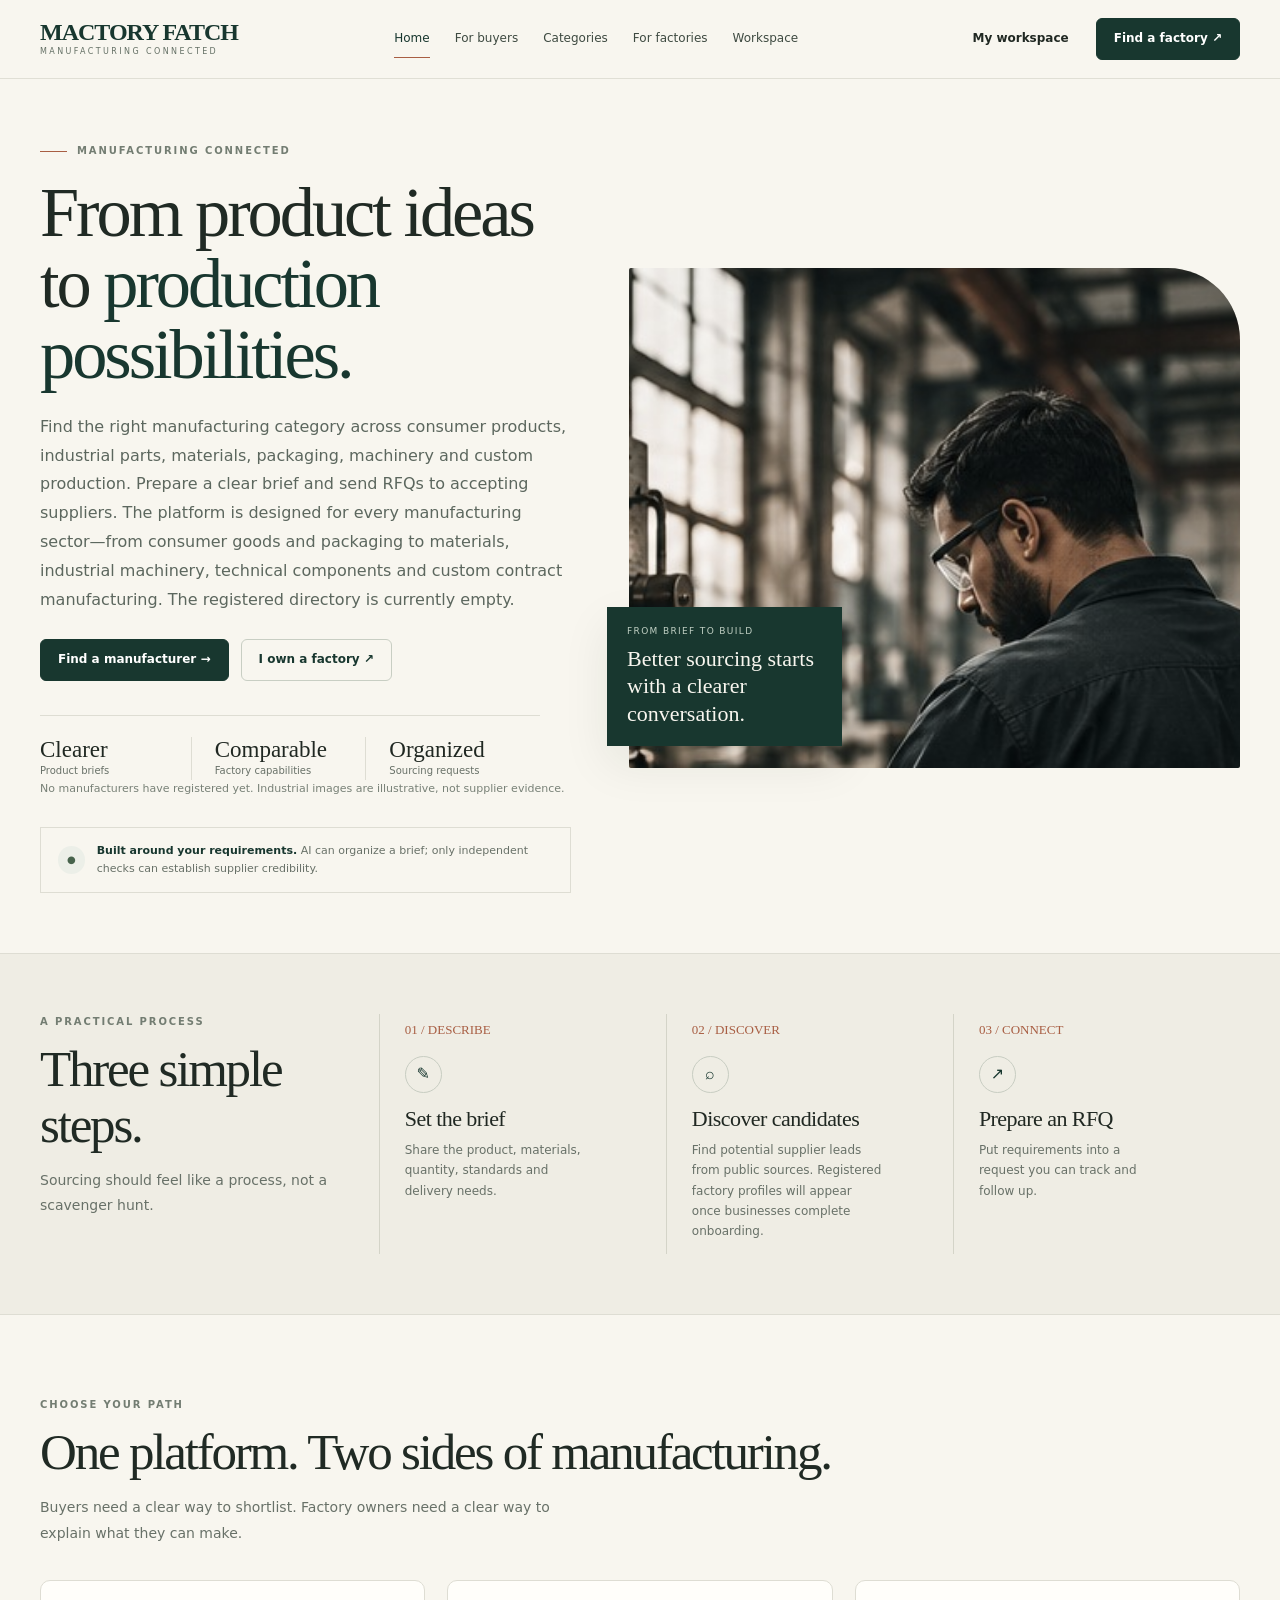
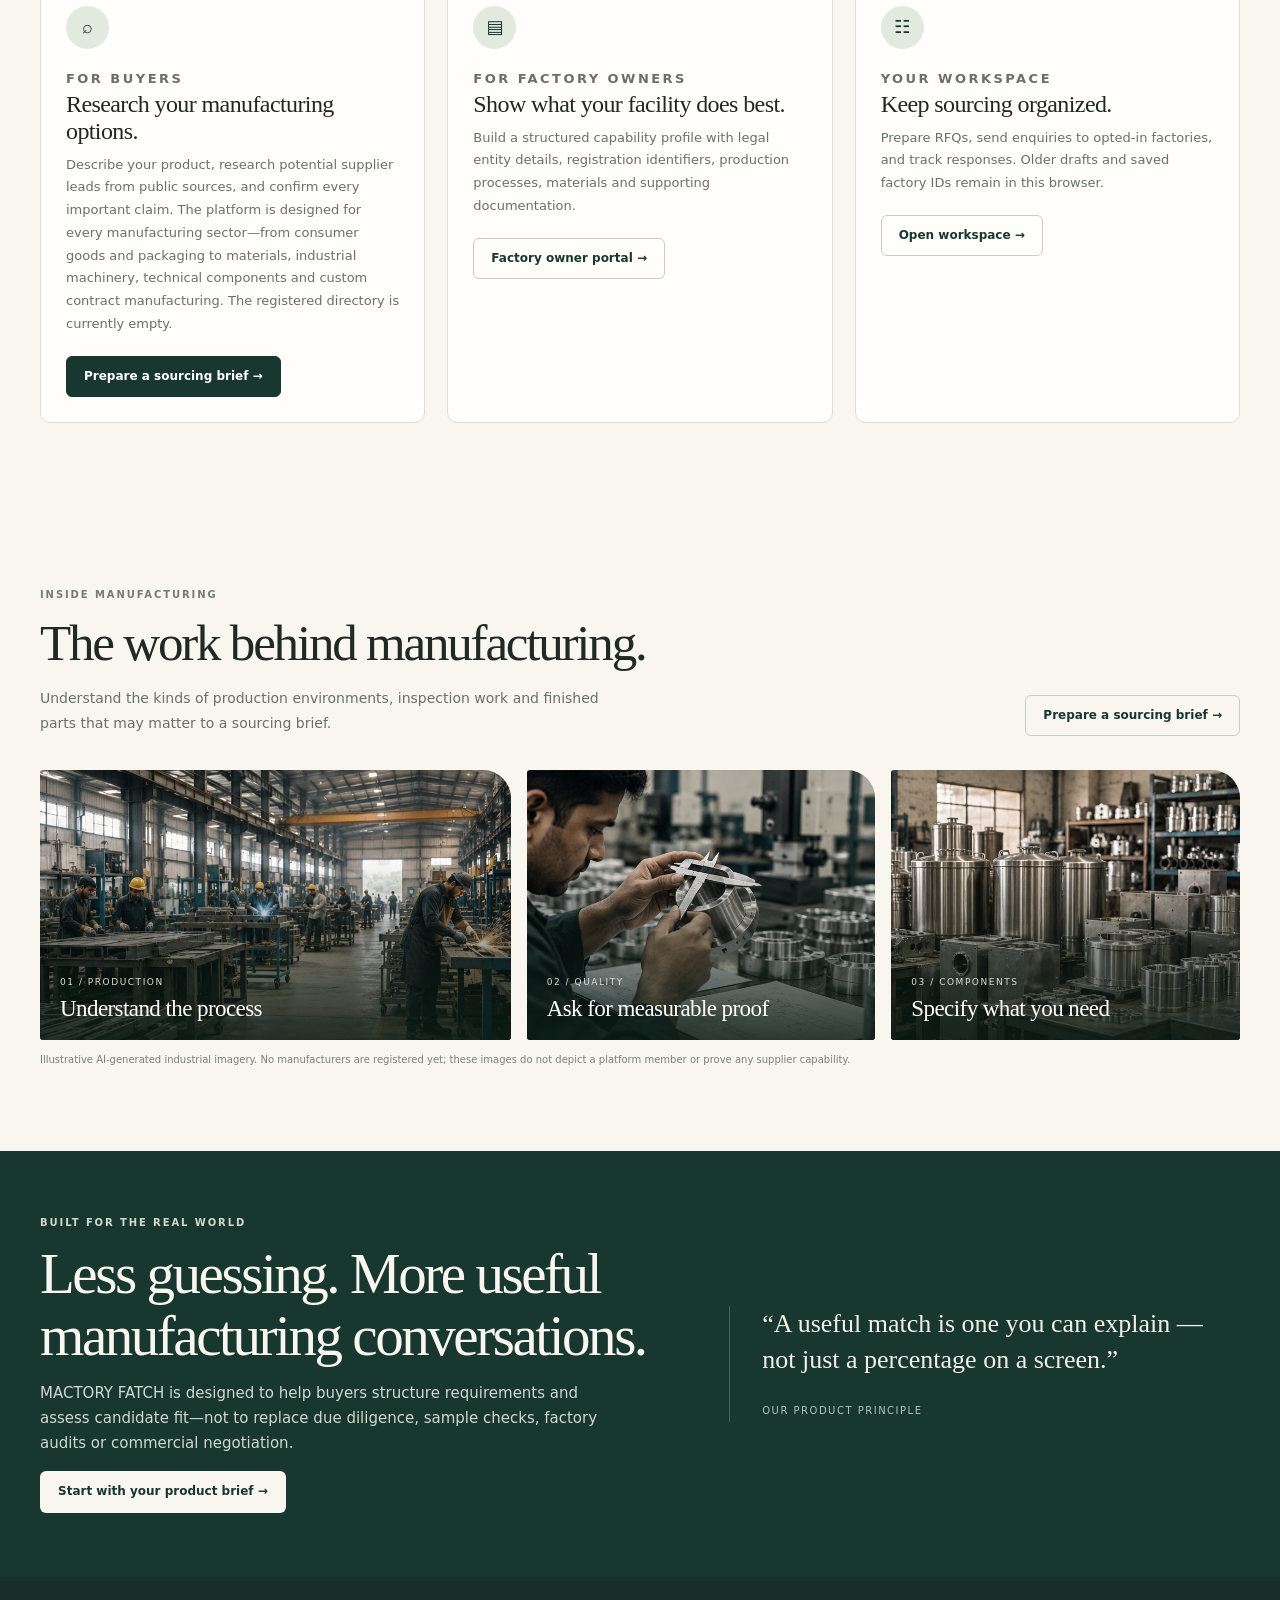
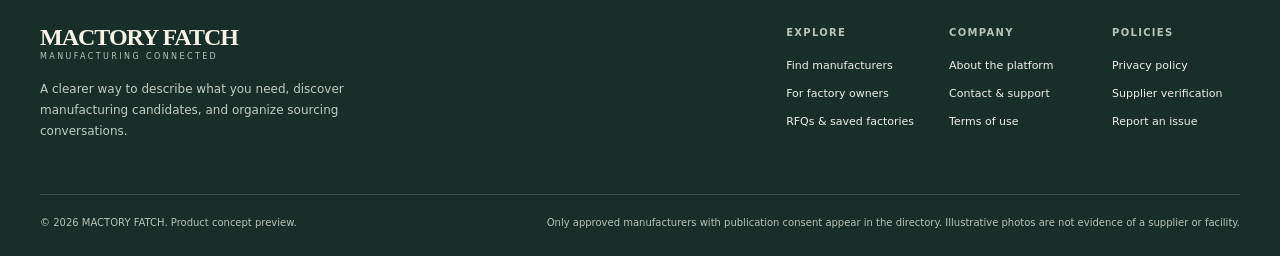
<file: index.html>
<!doctype html><html lang="en"><head><meta charset="utf-8"><meta name="viewport" content="width=device-width,initial-scale=1"><meta name="theme-color" content="#18372f"><meta name="description" content="Discover manufacturing candidates and organize product sourcing with MACTORY FATCH."><link rel="icon" href="assets/favicon.svg" type="image/svg+xml"><link rel="stylesheet" href="assets/site.css"><title>Manufacturing, connected | MACTORY FATCH</title><link rel="canonical" href="https://mactoryfatch.com/"><meta property="og:url" content="https://mactoryfatch.com/"><meta property="og:site_name" content="MACTORY FATCH"><meta property="og:type" content="website"><script type="application/ld+json">{"@context":"https://schema.org","@type":"Organization","name":"MACTORY FATCH","url":"https://mactoryfatch.com","description":"A manufacturing discovery and sourcing platform connecting businesses with manufacturing capabilities."}</script><meta property="og:title" content="Manufacturing, connected | MACTORY FATCH"><meta property="og:description" content="Discover manufacturing candidates and organize product sourcing with MACTORY FATCH."></head><body data-page="home"><header class="site-header"><div class="container nav-wrap"><a class="brand" href="index.html" aria-label="MACTORY FATCH home"><span class="brand-name">MACTORY FATCH</span><span class="brand-tag">Manufacturing connected</span></a><nav class="nav-links" aria-label="Main navigation"><a href="index.html" aria-current="page">Home</a><a href="/customer">For buyers</a><a href="/categories">Categories</a><a href="/factoryowner">For factories</a><a href="workspace.html">Workspace</a></nav><div class="nav-actions"><a class="button button-quiet workspace-link" href="workspace.html">My workspace</a><a class="button button-primary" href="buyers.html">Find a factory ↗</a></div><button class="menu-toggle" id="menuToggle" aria-label="Open navigation" aria-expanded="false">☰</button></div><nav class="mobile-menu" id="mobileMenu" aria-label="Mobile navigation"><a href="index.html" aria-current="page">Home</a><a href="/customer">For buyers</a><a href="/categories">Categories</a><a href="/factoryowner">For factories</a><a href="workspace.html">Workspace</a><a class="button button-primary" href="buyers.html">Find a factory ↗</a></nav></header><main><section class="hero"><div class="container hero-grid"><div><p class="eyebrow">Manufacturing connected</p><h1>From product ideas to <em>production possibilities.</em></h1><p class="lead">Find the right manufacturing category across consumer products, industrial parts, materials, packaging, machinery and custom production. Prepare a clear brief and send RFQs to accepting suppliers. The platform is designed for every manufacturing sector—from consumer goods and packaging to materials, industrial machinery, technical components and custom contract manufacturing. The registered directory is currently empty.</p><div class="hero-actions"><a class="button button-primary" href="buyers.html">Find a manufacturer →</a><a class="button button-outline" href="manufacturers.html">I own a factory ↗</a></div><div class="stats"><div class="stat"><strong>Clearer</strong><span>Product briefs</span></div><div class="stat"><strong>Comparable</strong><span>Factory capabilities</span></div><div class="stat"><strong>Organized</strong><span>Sourcing requests</span></div></div><p class="hero-footnote">No manufacturers have registered yet. Industrial images are illustrative, not supplier evidence.</p><div class="hero-strip"><span class="pill">●</span><span><b>Built around your requirements.</b> AI can organize a brief; only independent checks can establish supplier credibility.</span></div></div><div class="hero-visual"><img class="hero-photo" src="assets/hero-factory.jpg" alt="Worker at machinery inside an industrial workshop" loading="eager"><div class="photo-caption"><small>From brief to build</small><strong>Better sourcing starts with a clearer conversation.</strong></div></div></div></section>
<section class="section-tight how-section"><div class="container how-grid"><div class="how-intro"><p class="section-kicker">A practical process</p><h2>Three simple steps.</h2><p class="section-intro">Sourcing should feel like a process, not a scavenger hunt.</p></div><div class="how-step"><div class="step-no">01 / DESCRIBE</div><div class="step-icon">✎</div><h3>Set the brief</h3><p>Share the product, materials, quantity, standards and delivery needs.</p></div><div class="how-step"><div class="step-no">02 / DISCOVER</div><div class="step-icon">⌕</div><h3>Discover candidates</h3><p>Find potential supplier leads from public sources. Registered factory profiles will appear once businesses complete onboarding.</p></div><div class="how-step"><div class="step-no">03 / CONNECT</div><div class="step-icon">↗</div><h3>Prepare an RFQ</h3><p>Put requirements into a request you can track and follow up.</p></div></div></section>
<section class="section"><div class="container"><div class="section-head"><div><p class="section-kicker">Choose your path</p><h2>One platform. Two sides of manufacturing.</h2><p class="section-intro">Buyers need a clear way to shortlist. Factory owners need a clear way to explain what they can make.</p></div></div><div class="card-grid"><article class="feature-card"><div class="feature-icon">⌕</div><p class="section-kicker">For buyers</p><h3>Research your manufacturing options.</h3><p>Describe your product, research potential supplier leads from public sources, and confirm every important claim. The platform is designed for every manufacturing sector—from consumer goods and packaging to materials, industrial machinery, technical components and custom contract manufacturing. The registered directory is currently empty.</p><p style="margin-top:20px"><a class="button button-primary" href="buyers.html">Prepare a sourcing brief →</a></p></article><article class="feature-card"><div class="feature-icon">▤</div><p class="section-kicker">For factory owners</p><h3>Show what your facility does best.</h3><p>Build a structured capability profile with legal entity details, registration identifiers, production processes, materials and supporting documentation.</p><p style="margin-top:20px"><a class="button button-outline" href="manufacturers.html">Factory owner portal →</a></p></article><article class="feature-card"><div class="feature-icon">☷</div><p class="section-kicker">Your workspace</p><h3>Keep sourcing organized.</h3><p>Prepare RFQs, send enquiries to opted-in factories, and track responses. Older drafts and saved factory IDs remain in this browser.</p><p style="margin-top:20px"><a class="button button-outline" href="workspace.html">Open workspace →</a></p></article></div></div></section>
<section class="section photo-section" aria-labelledby="photoStoryTitle"><div class="container"><div class="section-head"><div><p class="section-kicker">Inside manufacturing</p><h2 id="photoStoryTitle">The work behind manufacturing.</h2><p class="section-intro">Understand the kinds of production environments, inspection work and finished parts that may matter to a sourcing brief.</p></div><a class="button button-outline" href="buyers.html">Prepare a sourcing brief →</a></div><div class="photo-story-grid"><figure class="photo-story-card photo-story-card-large"><img src="assets/factory-floor.jpg" alt="Illustrative view across a busy industrial production floor" loading="lazy"><figcaption><span>01 / Production</span><strong>Understand the process</strong></figcaption></figure><figure class="photo-story-card"><img src="assets/factory-quality.jpg" alt="Illustrative close-up of precision measurement during quality inspection" loading="lazy"><figcaption><span>02 / Quality</span><strong>Ask for measurable proof</strong></figcaption></figure><figure class="photo-story-card"><img src="assets/factory-products.jpg" alt="Illustrative stainless-steel components and manufactured products" loading="lazy"><figcaption><span>03 / Components</span><strong>Specify what you need</strong></figcaption></figure></div><p class="photo-disclaimer">Illustrative AI-generated industrial imagery. No manufacturers are registered yet; these images do not depict a platform member or prove any supplier capability.</p></div></section>
<section class="quote-banner"><div class="container quote-grid"><div><p class="section-kicker">Built for the real world</p><h2>Less guessing. More useful manufacturing conversations.</h2><p>MACTORY FATCH is designed to help buyers structure requirements and assess candidate fit—not to replace due diligence, sample checks, factory audits or commercial negotiation.</p><a class="button" style="background:#f8f6ef;color:#18372f" href="buyers.html">Start with your product brief →</a></div><div class="quote-side"><blockquote>“A useful match is one you can explain — not just a percentage on a screen.”</blockquote><small>Our product principle</small></div></div></section></main><footer class="site-footer"><div class="container"><div class="footer-top"><div class="footer-brand"><a class="brand" href="index.html"><span class="brand-name">MACTORY FATCH</span><span class="brand-tag">Manufacturing connected</span></a><p class="footer-description">A clearer way to describe what you need, discover manufacturing candidates, and organize sourcing conversations.</p></div><div class="footer-links"><div class="footer-col"><strong>Explore</strong><a href="buyers.html">Find manufacturers</a><a href="manufacturers.html">For factory owners</a><a href="workspace.html">RFQs & saved factories</a></div><div class="footer-col"><strong>Company</strong><a href="about.html">About the platform</a><a href="contact.html">Contact & support</a><a href="terms.html">Terms of use</a></div><div class="footer-col"><strong>Policies</strong><a href="privacy.html">Privacy policy</a><a href="manufacturers.html#verification">Supplier verification</a><a href="contact.html#report">Report an issue</a></div></div></div><div class="footer-bottom"><span>© <span data-year></span> MACTORY FATCH. Product concept preview.</span><span>Only approved manufacturers with publication consent appear in the directory. Illustrative photos are not evidence of a supplier or facility.</span></div></div></footer><div class="toast" id="toast" role="status" aria-live="polite"></div><script src="assets/app.js" defer></script></body></html>
</file>
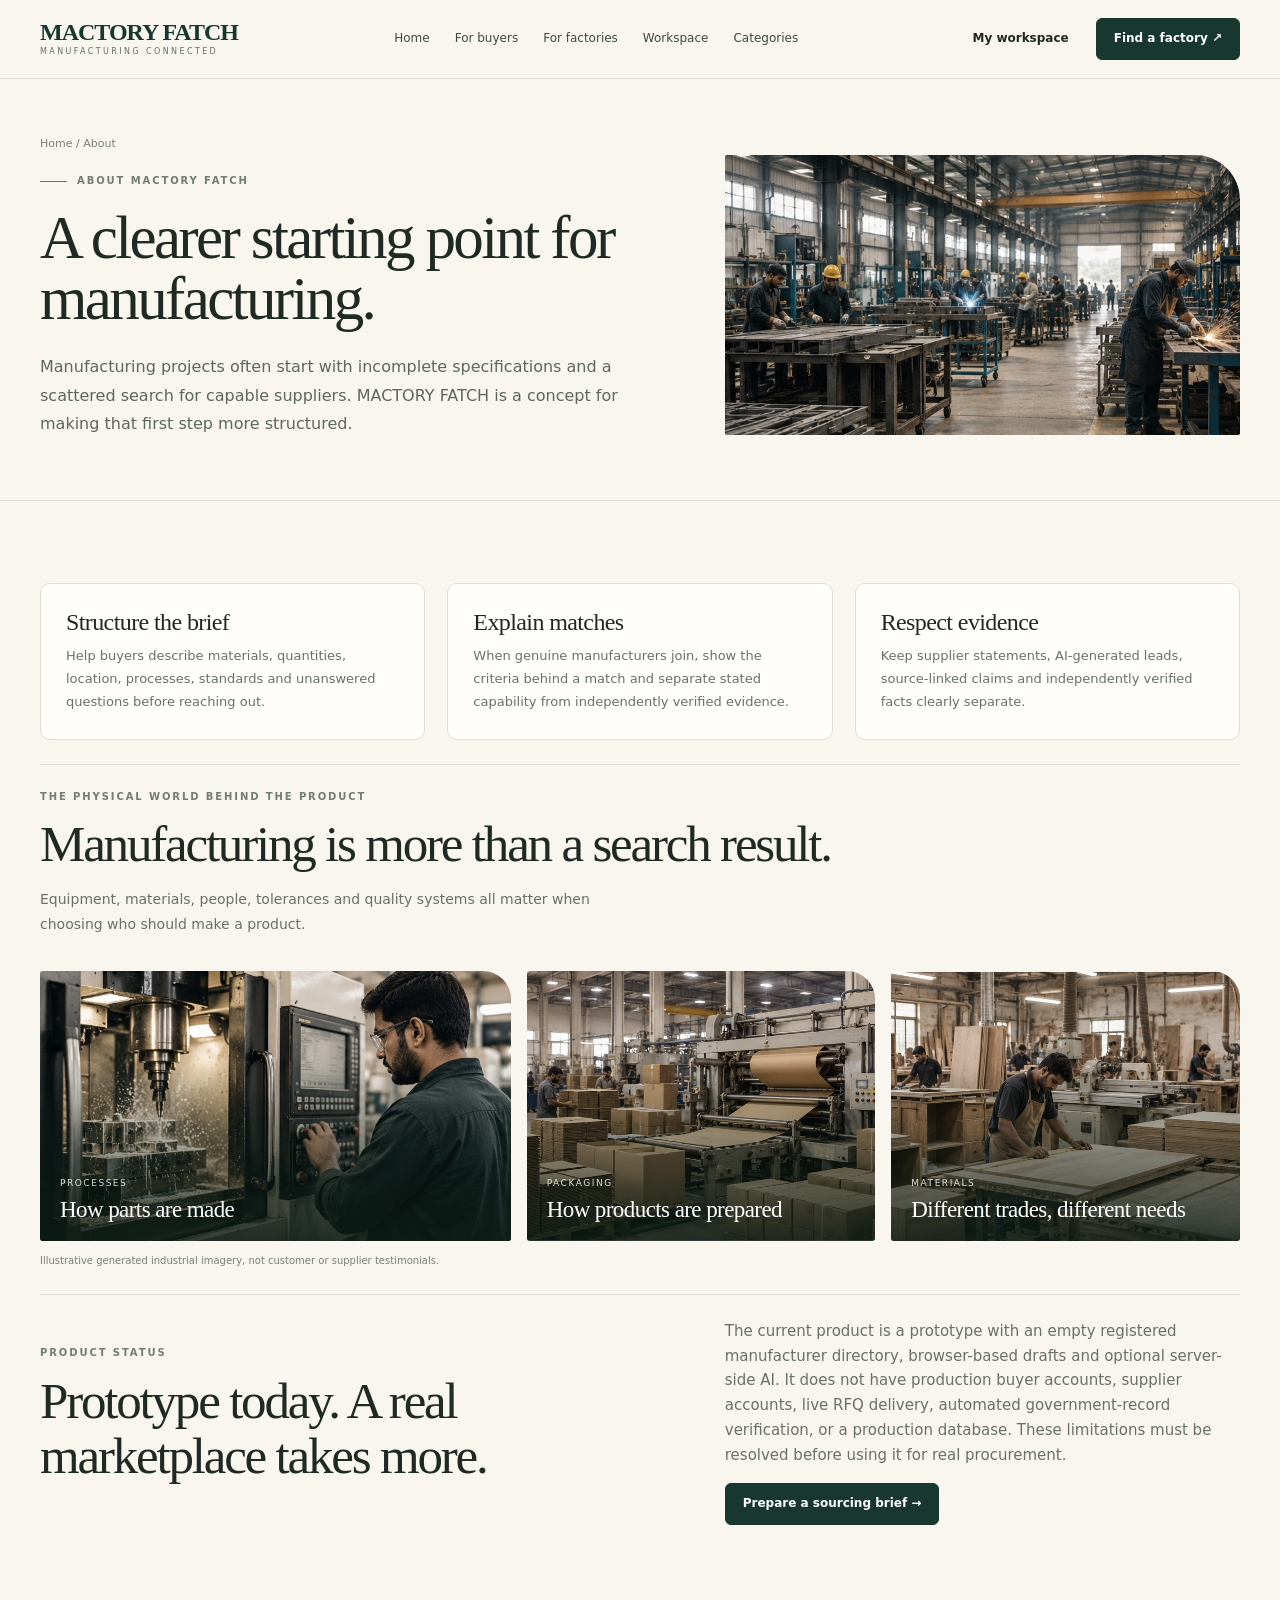
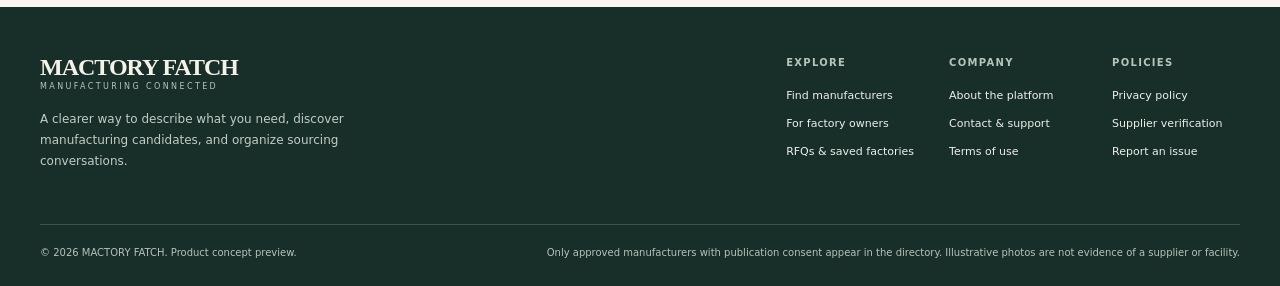
<file: about.html>
<!doctype html><html lang="en"><head><meta charset="utf-8"><meta name="viewport" content="width=device-width,initial-scale=1"><meta name="theme-color" content="#18372f"><meta name="description" content="Learn what MACTORY FATCH is designed to do and what the prototype does not yet provide."><link rel="icon" href="assets/favicon.svg" type="image/svg+xml"><link rel="stylesheet" href="assets/site.css"><title>About the platform | MACTORY FATCH</title><link rel="canonical" href="https://mactoryfatch.com/about.html"><meta property="og:url" content="https://mactoryfatch.com/about.html"><meta property="og:site_name" content="MACTORY FATCH"><meta property="og:type" content="website"><meta property="og:title" content="About the platform | MACTORY FATCH"><meta property="og:description" content="Learn what MACTORY FATCH is designed to do and what the prototype does not yet provide."></head><body data-page=""><header class="site-header"><div class="container nav-wrap"><a class="brand" href="index.html" aria-label="MACTORY FATCH home"><span class="brand-name">MACTORY FATCH</span><span class="brand-tag">Manufacturing connected</span></a><nav class="nav-links" aria-label="Main navigation"><a href="index.html">Home</a><a href="/customer">For buyers</a><a href="/factoryowner">For factories</a><a href="workspace.html">Workspace</a><a href="/categories">Categories</a></nav><div class="nav-actions"><a class="button button-quiet workspace-link" href="workspace.html">My workspace</a><a class="button button-primary" href="buyers.html">Find a factory ↗</a></div><button class="menu-toggle" id="menuToggle" aria-label="Open navigation" aria-expanded="false">☰</button></div><nav class="mobile-menu" id="mobileMenu" aria-label="Mobile navigation"><a href="index.html">Home</a><a href="/customer">For buyers</a><a href="/factoryowner">For factories</a><a href="workspace.html">Workspace</a><a class="button button-primary" href="buyers.html">Find a factory ↗</a></nav></header><main><section class="page-hero"><div class="container page-hero-grid"><div><div class="breadcrumb"><a href="index.html">Home</a> / About</div><p class="eyebrow">About MACTORY FATCH</p><h1>A clearer starting point for manufacturing.</h1><p class="lead">Manufacturing projects often start with incomplete specifications and a scattered search for capable suppliers. MACTORY FATCH is a concept for making that first step more structured.</p></div><div><img class="page-side-photo" src="assets/factory-floor.jpg" alt="Illustrative factory production floor" loading="lazy"></div></div></section><section class="section"><div class="container"><div class="card-grid"><article class="feature-card"><h3>Structure the brief</h3><p>Help buyers describe materials, quantities, location, processes, standards and unanswered questions before reaching out.</p></article><article class="feature-card"><h3>Explain matches</h3><p>When genuine manufacturers join, show the criteria behind a match and separate stated capability from independently verified evidence.</p></article><article class="feature-card"><h3>Respect evidence</h3><p>Keep supplier statements, AI-generated leads, source-linked claims and independently verified facts clearly separate.</p></article></div><div class="divider"></div><div class="section-head"><div><p class="section-kicker">The physical world behind the product</p><h2>Manufacturing is more than a search result.</h2><p class="section-intro">Equipment, materials, people, tolerances and quality systems all matter when choosing who should make a product.</p></div></div><div class="photo-story-grid"><figure class="photo-story-card"><img src="assets/factory-cnc.jpg" alt="Illustrative CNC machining equipment" loading="lazy"><figcaption><span>Processes</span><strong>How parts are made</strong></figcaption></figure><figure class="photo-story-card"><img src="assets/factory-packaging.jpg" alt="Illustrative packaging production line" loading="lazy"><figcaption><span>Packaging</span><strong>How products are prepared</strong></figcaption></figure><figure class="photo-story-card"><img src="assets/factory-woodworks.jpg" alt="Illustrative wood workshop and fabrication" loading="lazy"><figcaption><span>Materials</span><strong>Different trades, different needs</strong></figcaption></figure></div><p class="photo-disclaimer">Illustrative generated industrial imagery, not customer or supplier testimonials.</p><div class="divider"></div><div class="page-hero-grid"><div><p class="section-kicker">Product status</p><h2>Prototype today. A real marketplace takes more.</h2></div><div><p class="muted">The current product is a prototype with an empty registered manufacturer directory, browser-based drafts and optional server-side AI. It does not have production buyer accounts, supplier accounts, live RFQ delivery, automated government-record verification, or a production database. These limitations must be resolved before using it for real procurement.</p><a class="button button-primary" href="buyers.html">Prepare a sourcing brief →</a></div></div></div></section></main><footer class="site-footer"><div class="container"><div class="footer-top"><div class="footer-brand"><a class="brand" href="index.html"><span class="brand-name">MACTORY FATCH</span><span class="brand-tag">Manufacturing connected</span></a><p class="footer-description">A clearer way to describe what you need, discover manufacturing candidates, and organize sourcing conversations.</p></div><div class="footer-links"><div class="footer-col"><strong>Explore</strong><a href="buyers.html">Find manufacturers</a><a href="manufacturers.html">For factory owners</a><a href="workspace.html">RFQs & saved factories</a></div><div class="footer-col"><strong>Company</strong><a href="about.html">About the platform</a><a href="contact.html">Contact & support</a><a href="terms.html">Terms of use</a></div><div class="footer-col"><strong>Policies</strong><a href="privacy.html">Privacy policy</a><a href="manufacturers.html#verification">Supplier verification</a><a href="contact.html#report">Report an issue</a></div></div></div><div class="footer-bottom"><span>© <span data-year></span> MACTORY FATCH. Product concept preview.</span><span>Only approved manufacturers with publication consent appear in the directory. Illustrative photos are not evidence of a supplier or facility.</span></div></div></footer><div class="toast" id="toast" role="status" aria-live="polite"></div><script src="assets/app.js" defer></script></body></html>
</file>
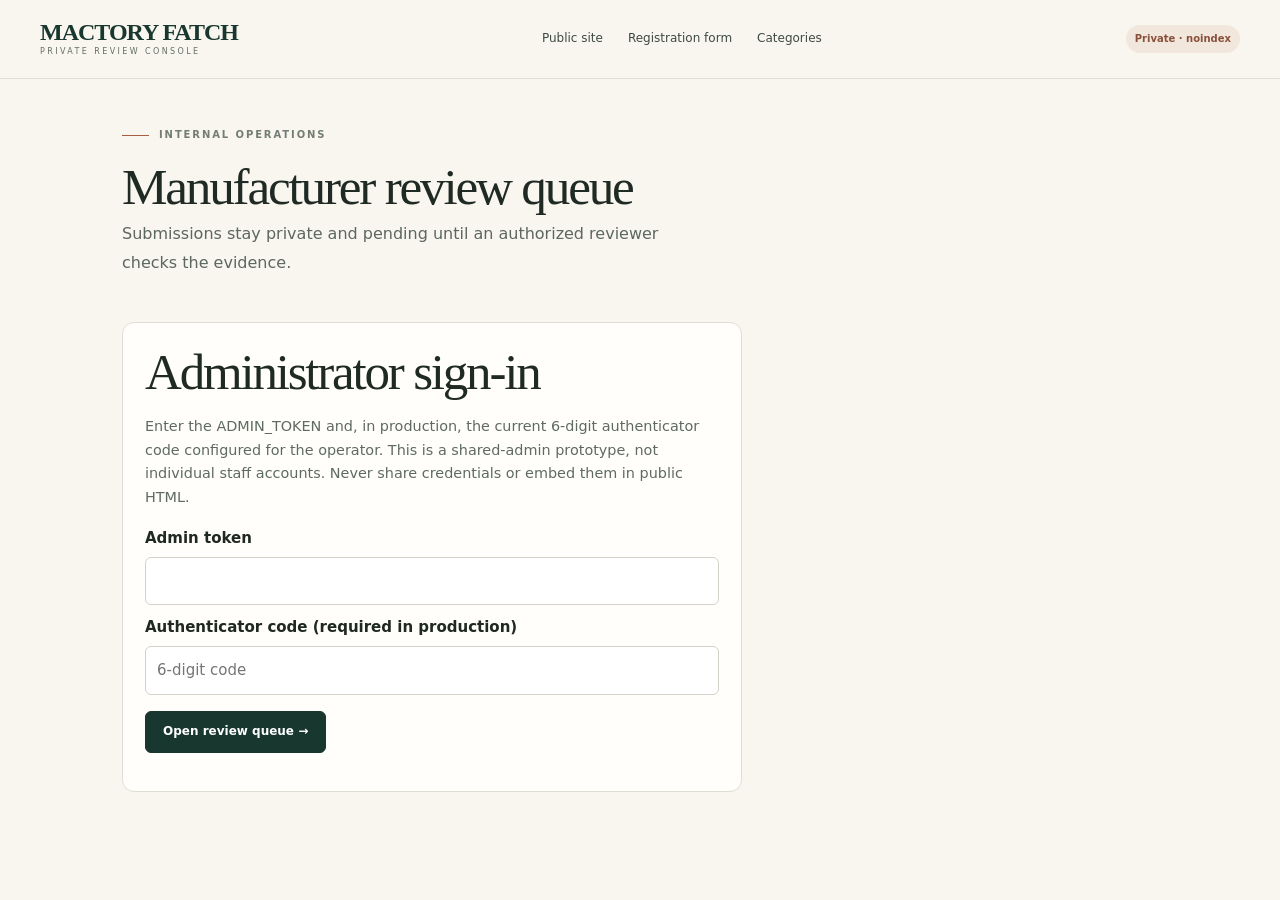
<file: admin.html>
<!doctype html><html lang="en"><head><meta charset="utf-8"><meta name="viewport" content="width=device-width,initial-scale=1"><meta name="robots" content="noindex,nofollow"><meta name="theme-color" content="#18372f"><link rel="icon" href="assets/favicon.svg" type="image/svg+xml"><link rel="stylesheet" href="assets/site.css"><title>Private review queue | MACTORY FATCH</title><style>
.admin-wrap{max-width:1080px;margin:0 auto;padding:48px 22px 90px}.admin-top{display:flex;justify-content:space-between;gap:20px;align-items:end;margin-bottom:28px}.admin-top h1{font-size:clamp(2rem,4vw,3.5rem);margin:8px 0}.admin-login,.submission-card{background:#fffefa;border:1px solid #dfddd3;border-radius:12px;padding:22px;margin:18px 0}.admin-login{max-width:620px}.admin-grid{display:grid;grid-template-columns:repeat(2,minmax(0,1fr));gap:16px}.admin-field{margin:10px 0}.admin-field label{display:block;font-weight:600;margin-bottom:6px}.admin-field input,.admin-field textarea,.admin-field select{width:100%;padding:11px;border:1px solid #d4d2c8;border-radius:6px;font:inherit;background:#fff}.admin-actions{display:flex;flex-wrap:wrap;gap:8px;margin-top:16px}.admin-status{display:inline-block;padding:5px 9px;border-radius:99px;background:#efe9d9;font-size:.78rem}.admin-meta{color:#66716b;font-size:.88rem}.admin-data{display:grid;grid-template-columns:repeat(2,minmax(0,1fr));gap:10px;margin:18px 0}.admin-data div{padding:10px;background:#f5f3eb;border-radius:6px;overflow-wrap:anywhere}.admin-data strong{display:block;font-size:.76rem;color:#657068;margin-bottom:4px}.admin-error{color:#8e3e25}.flag-list{padding-left:22px}.admin-help{font-size:.9rem;color:#5e6a62}.hidden{display:none!important}@media(max-width:650px){.admin-grid,.admin-data{grid-template-columns:1fr}.admin-top{display:block}}
</style><link rel="canonical" href="https://mactoryfatch.com/admin.html"><meta property="og:url" content="https://mactoryfatch.com/admin.html"><meta property="og:site_name" content="MACTORY FATCH"><meta property="og:type" content="website"><meta name="description" content="Private administrative review console for factory registration submissions."><meta property="og:title" content="Private review queue | MACTORY FATCH"><meta property="og:description" content="Private administrative review console for factory registration submissions."></head><body><header class="site-header"><div class="container nav-wrap"><a class="brand" href="index.html"><span class="brand-name">MACTORY FATCH</span><span class="brand-tag">Private review console</span></a><nav class="nav-links"><a href="index.html">Public site</a><a href="manufacturers.html">Registration form</a><a href="/categories">Categories</a></nav><div class="nav-actions"><span class="pill pill-warn">Private · noindex</span></div></div></header><main class="admin-wrap"><div class="admin-top"><div><p class="eyebrow">Internal operations</p><h1>Manufacturer review queue</h1><p class="lead">Submissions stay private and pending until an authorized reviewer checks the evidence.</p></div><div class="admin-actions"><button id="refreshQueue" class="button button-outline hidden" type="button">Refresh queue ↻</button><button id="showRfqOps" class="button button-outline hidden" type="button">RFQ operations</button><button id="adminLogout" class="button button-quiet hidden" type="button">Sign out</button></div></div>
<section id="loginPanel" class="admin-login"><h2>Administrator sign-in</h2><p class="admin-help">Enter the ADMIN_TOKEN and, in production, the current 6-digit authenticator code configured for the operator. This is a shared-admin prototype, not individual staff accounts. Never share credentials or embed them in public HTML.</p><form id="adminLogin"><div class="admin-field"><label for="adminToken">Admin token</label><input id="adminToken" type="password" autocomplete="current-password" required></div><div class="admin-field"><label for="adminTotp">Authenticator code (required in production)</label><input id="adminTotp" inputmode="numeric" pattern="[0-9]{6}" maxlength="6" autocomplete="one-time-code" placeholder="6-digit code"></div><div class="admin-actions"><button class="button button-primary" type="submit">Open review queue →</button></div><p id="loginMessage" class="admin-error" role="status"></p></form></section>
<section id="queuePanel" class="hidden"><div class="notice"><strong>Approval is not automatic.</strong> The rules-based screen checks completeness and basic formats only. Before approving, independently verify the legal entity, registration record, authorized contact, facility/capability evidence and relevant certificates. AI and ML are not used for approval.</div><div id="queueSummary" class="section-intro"></div><div id="queueList"></div></section><section id="rfqOpsPanel" class="hidden" style="margin-top:28px"><div class="admin-top"><div><p class="eyebrow">Buyer-to-factory enquiries</p><h2>RFQ operations</h2><p class="admin-help">View submitted enquiries, delivery failures and supplier responses. Buyer emails and specifications are private operational data.</p></div><button id="refreshRfqs" class="button button-outline" type="button">Refresh RFQs ↻</button></div><div id="rfqOpsSummary" class="section-intro"></div><div id="rfqOpsList"></div></section></main><div class="toast" id="toast" role="status" aria-live="polite"></div><script>
(()=>{'use strict';const $=s=>document.querySelector(s);const esc=v=>String(v??'').replace(/[&<>"']/g,c=>({'&':'&amp;','<':'&lt;','>':'&gt;','"':'&quot;',"'":'&#39;'}[c]));
async function api(method='GET',body){const r=await fetch('/api/admin/registrations',{method,credentials:'same-origin',headers:{'Content-Type':'application/json'},...(body?{body:JSON.stringify(body)}:{})});let d={};try{d=await r.json()}catch{}if(!r.ok)throw Error(d.error||`Request failed (${r.status})`);return d}
function value(label,val){return `<div><strong>${esc(label)}</strong>${esc(val||'Not supplied')}</div>`}
async function load(){try{const d=await api();$('#loginPanel').classList.add('hidden');$('#queuePanel').classList.remove('hidden');$('#refreshQueue').classList.remove('hidden');$('#adminLogout').classList.remove('hidden');$('#showRfqOps').classList.remove('hidden');const rows=d.submissions||[];$('#queueSummary').textContent=`${rows.length} total submission(s) · ${rows.filter(x=>x.status==='pending').length} pending review · ${rows.filter(x=>x.status==='approved').length} approved`;if(!rows.length){$('#queueList').innerHTML='<div class="submission-card"><h2>No submissions yet</h2><p>The queue is empty. No factories are registered.</p></div>';return}$('#queueList').innerHTML=rows.map(r=>{const p=r.payload||{},flags=r.screening?.flags||[];return `<article class="submission-card" data-card="${esc(r.id)}"><div class="admin-top"><div><p class="eyebrow">${esc(r.reference||r.id)}</p><h2>${esc(p.legalName||'Unnamed applicant')}</h2><p class="admin-meta">Submitted ${esc(r.created_at||'')} · ${esc(p.productCategory||'Category not supplied')} — ${esc(p.productName||'')}</p></div><span class="admin-status">${esc(r.status||'pending').replaceAll('_',' ')}</span></div><div class="admin-data">${value('Entity type',p.entityType)}${value('Primary registration type / number',`${p.regType||''} ${p.regNumber||''}`)}${value('GSTIN',p.gstin)}${value('Udyam',p.udyam)}${value('Public factory city / state',`${p.factoryCity||''}, ${p.factoryState||''}`)}${value('Contact / role',`${p.contactName||''} — ${p.role||''}`)}${value('Email / phone',`${p.email||''} / ${p.phone||''}`)}${value('Website',p.website)}${value('RFQ notification consent',r.rfq_contact_consent?'Yes':'No')} ${value('Minimum order quantity',p.moq)}${value('Processes / equipment',p.processes)}${value('Capacity',p.capacity)}${value('Certifications claimed',p.certifications)}${value('Additional notes',p.notes)}${value('Sanitized review evidence retained',r.screening?.reviewEvidence)}</div><h3>Rules-based screening (not verification)</h3><p class="admin-help">Engine: ${esc(r.screening?.engine||'unknown')} · highest flag: ${esc(r.screening?.highestSeverity||'none')} · ${Number(r.screening?.flagCount||0)} flag(s)</p>${flags.length?`<ul class="flag-list">${flags.map(f=>`<li><strong>${esc(f.severity)}:</strong> ${esc(f.message)}</li>`).join('')}</ul>`:'<p>No format flags. This does not prove authenticity.</p>'}<div class="admin-grid"><div class="admin-field"><label for="note-${esc(r.id)}">Reviewer notes / evidence references</label><textarea id="note-${esc(r.id)}" rows="3" maxlength="2000" placeholder="Record only public source URL(s), date checked and whether name/status matched. Never paste registration numbers, contact details, document contents or other personal data; a sanitized summary is retained after review.">${esc(r.admin_note||'')}</textarea></div><div class="admin-field"><label for="status-${esc(r.id)}">Decision</label><select id="status-${esc(r.id)}"><option value="pending" ${r.status==='pending'?'selected':''}>Keep pending</option><option value="needs_more_info" ${r.status==='needs_more_info'?'selected':''}>Request more information</option><option value="approved" ${r.status==='approved'?'selected':''}>Approve as verified (after manual checks)</option><option value="rejected" ${r.status==='rejected'?'selected':''}>Reject submission</option></select><label class="checkline" style="margin-top:12px"><input type="checkbox" id="manual-${esc(r.id)}"><span>I independently checked official records and supporting evidence for this decision.</span></label><p class="admin-help">Approval requires this confirmation and detailed notes. Do not approve based on the automated flags alone.</p></div></div><div class="admin-actions"><button class="button button-primary" type="button" data-save="${esc(r.id)}">Save review decision</button><button class="button button-quiet" type="button" data-delete="${esc(r.id)}">Permanently delete record</button><span class="admin-error" role="status" data-error="${esc(r.id)}"></span></div></article>`}).join('');}catch(e){$('#loginPanel').classList.remove('hidden');$('#loginMessage').textContent=e.message;$('#queuePanel').classList.add('hidden');$('#refreshQueue').classList.add('hidden');$('#adminLogout').classList.add('hidden');$('#showRfqOps').classList.add('hidden');$('#rfqOpsPanel').classList.add('hidden');}}
$('#adminLogin').addEventListener('submit',async e=>{e.preventDefault();const input=$('#adminToken'),button=$('#adminLogin button[type="submit"]');button.disabled=true;$('#loginMessage').textContent='';try{const r=await fetch('/api/admin/session',{method:'POST',credentials:'same-origin',headers:{'Content-Type':'application/json'},body:JSON.stringify({token:input.value,totpCode:$('#adminTotp').value})});let d={};try{d=await r.json()}catch{}input.value='';$('#adminTotp').value='';if(!r.ok)throw Error(d.error||'Sign-in failed.');await load();}catch(err){input.value='';$('#adminTotp').value='';$('#loginMessage').textContent=err.message;}finally{button.disabled=false;}});
$('#refreshQueue').addEventListener('click',load);
$('#showRfqOps').addEventListener('click',async()=>{const panel=$('#rfqOpsPanel');panel.classList.toggle('hidden');if(!panel.classList.contains('hidden'))await loadRfqOps();});$('#refreshRfqs').addEventListener('click',loadRfqOps);async function loadRfqOps(){try{const r=await fetch('/api/admin/rfqs',{credentials:'same-origin',cache:'no-store'});const d=await r.json();if(!r.ok)throw Error(d.error||'Could not load RFQs');const rows=d.rfqs||[];$('#rfqOpsSummary').textContent=`${rows.length} RFQ(s) · ${rows.filter(x=>x.notification_status==='failed').length} notification failure(s) · ${rows.filter(x=>x.supplier_response).length} supplier response(s)`;if(!rows.length){$('#rfqOpsList').innerHTML='<article class="submission-card"><h3>No RFQs yet</h3><p>Buyer requests will appear here after the first RFQ is submitted.</p></article>';return;}$('#rfqOpsList').innerHTML=rows.map(x=>`<article class="submission-card"><div class="admin-top"><div><p class="eyebrow">${esc(x.reference)}</p><h3>${esc(x.product)}</h3><p class="admin-meta">${esc(x.buyer_name)} · ${esc(x.buyer_email)} · ${esc(x.created_at)}</p></div><span class="admin-status">${esc(x.status)}</span></div><div class="admin-data">${value('Quantity / material',`${x.quantity} / ${x.material}`)}${value('Budget / delivery',`${x.budget||'Not supplied'} / ${x.delivery_date||'Not supplied'}`)}${value('Specifications',x.specifications)}${value('Notes',x.notes)}${value('Notification status',x.notification_status)}${value('Notification error',x.notification_error)}${value('Supplier response',x.supplier_response)}</div>${x.notification_status==='failed'?`<button class="button button-primary" data-retry-rfq="${esc(x.id)}">Retry factory notification</button>`:''}</article>`).join('');}catch(e){$('#rfqOpsList').innerHTML=`<article class="submission-card admin-error">${esc(e.message)}</article>`;}}$('#rfqOpsList').addEventListener('click',async e=>{const b=e.target.closest('[data-retry-rfq]');if(!b)return;b.disabled=true;try{const r=await fetch('/api/admin/rfqs',{method:'POST',credentials:'same-origin',headers:{'Content-Type':'application/json'},body:JSON.stringify({id:b.dataset.retryRfq})});const d=await r.json();if(!r.ok)throw Error(d.error||'Retry failed');await loadRfqOps();}catch(ex){alert(ex.message);b.disabled=false;}});$('#adminLogout').addEventListener('click',async()=>{try{await fetch('/api/admin/session',{method:'DELETE',credentials:'same-origin'});}finally{$('#queuePanel').classList.add('hidden');$('#loginPanel').classList.remove('hidden');$('#refreshQueue').classList.add('hidden');$('#adminLogout').classList.add('hidden');$('#showRfqOps').classList.add('hidden');$('#rfqOpsPanel').classList.add('hidden');$('#adminToken').value='';$('#loginMessage').textContent='Signed out.';}});
$('#queueList').addEventListener('click',async e=>{const del=e.target.closest('[data-delete]');if(del){const id=del.dataset.delete;if(!window.confirm('Permanently delete this submission and its retained profile data? This cannot be undone.'))return;del.disabled=true;try{await api('DELETE',{id});await load();}catch(ex){const err=del.closest('[data-card]')?.querySelector('[data-error]');if(err)err.textContent=ex.message;del.disabled=false;}return;}const b=e.target.closest('[data-save]');if(!b)return;const id=b.dataset.save,card=b.closest('[data-card]'),status=$(`#status-${CSS.escape(id)}`,card).value,note=$(`#note-${CSS.escape(id)}`,card).value,manual=$(`#manual-${CSS.escape(id)}`,card).checked,err=$(`[data-error="${CSS.escape(id)}"]`,card);err.textContent='';b.disabled=true;try{await api('PATCH',{id,status,adminNote:note,manualChecksComplete:manual});await load();}catch(ex){err.textContent=ex.message;}finally{b.disabled=false;}});
// No admin token is stored in localStorage or sessionStorage. Refreshing requires a fresh sign-in.
})();</script></body></html>
</file>
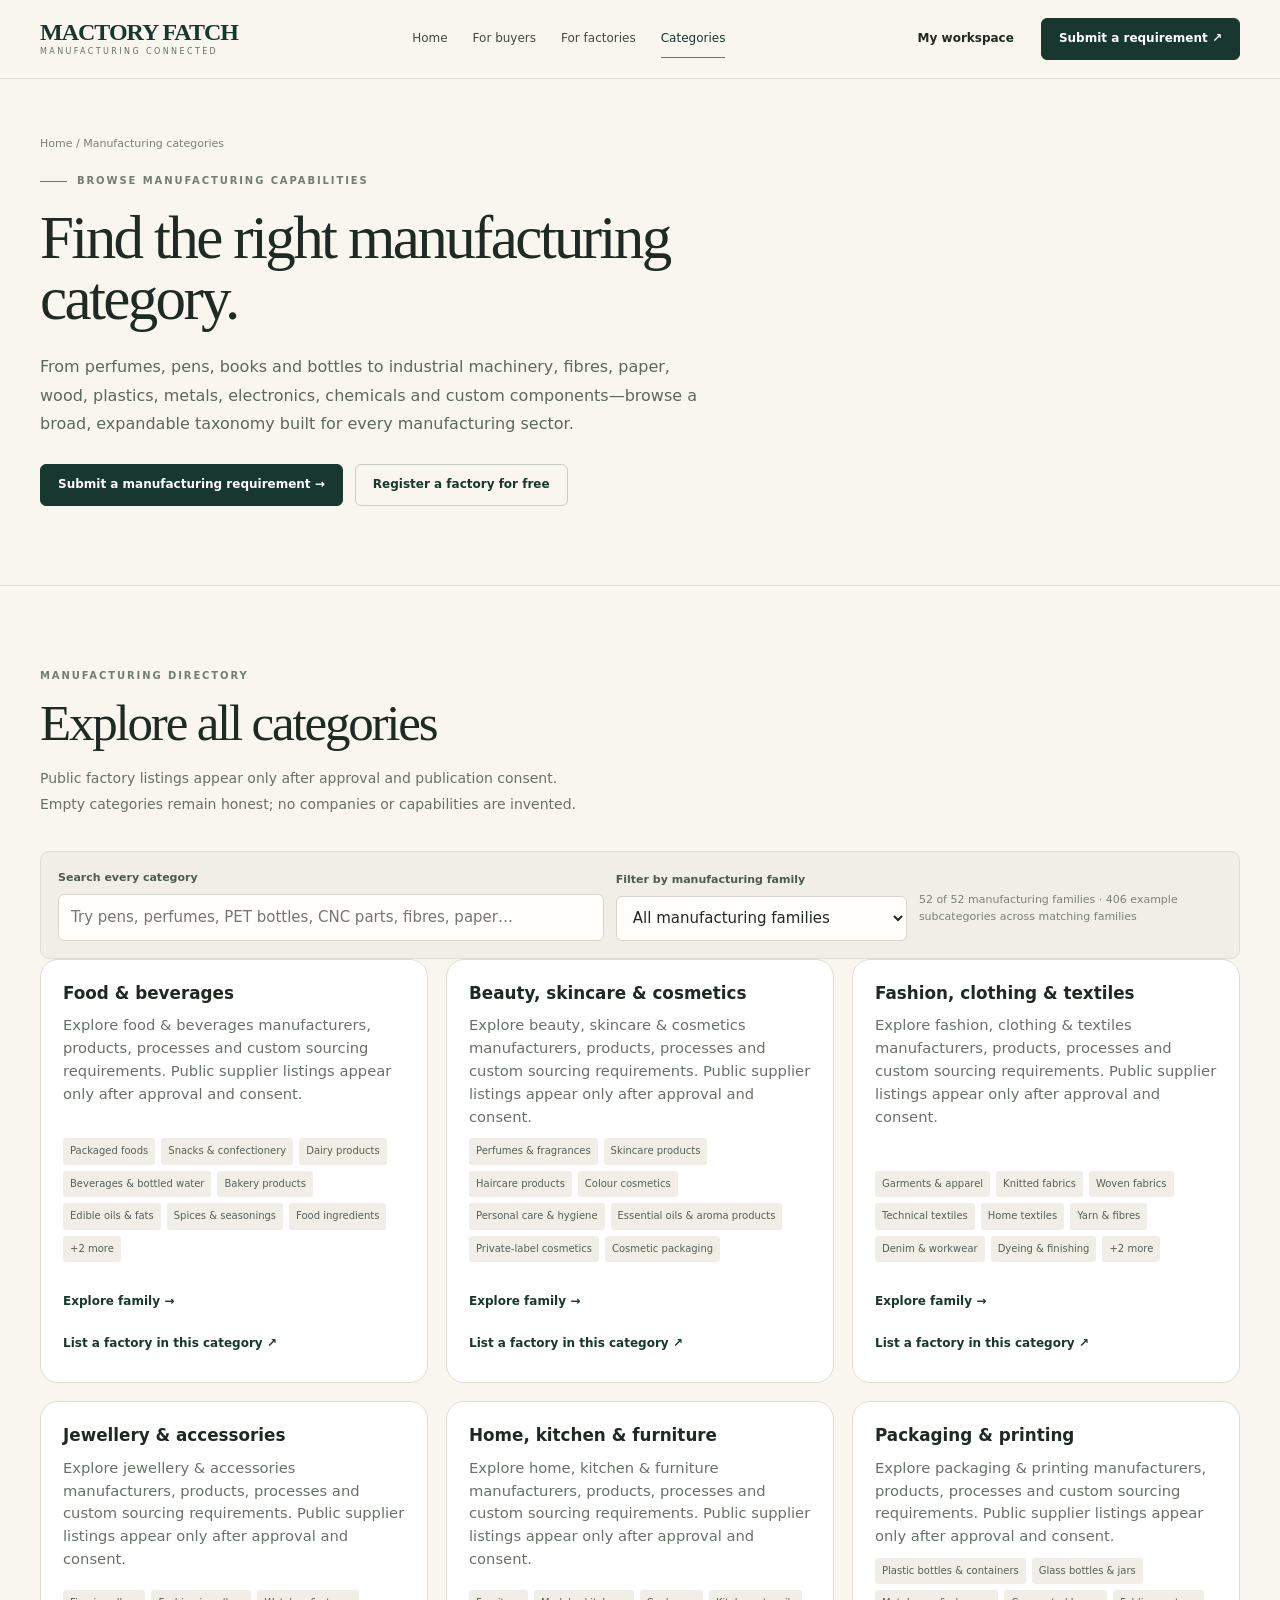
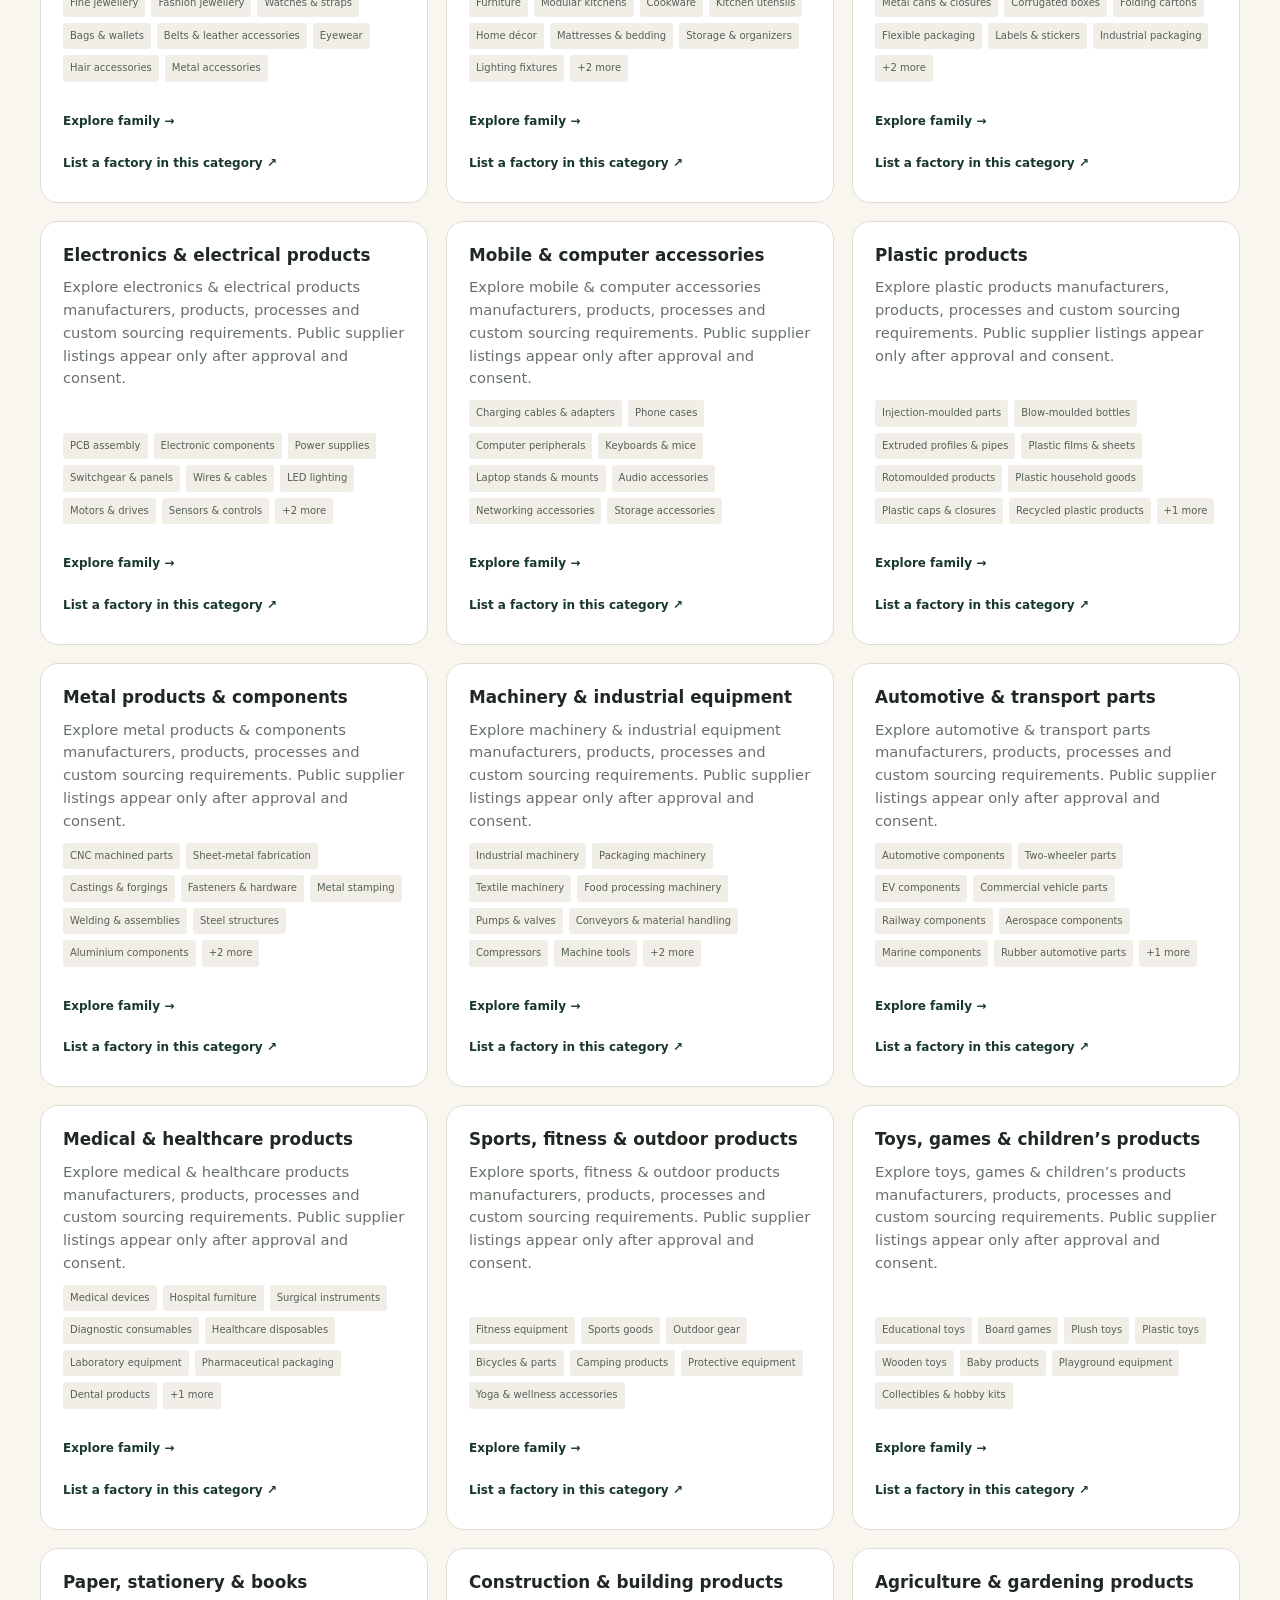
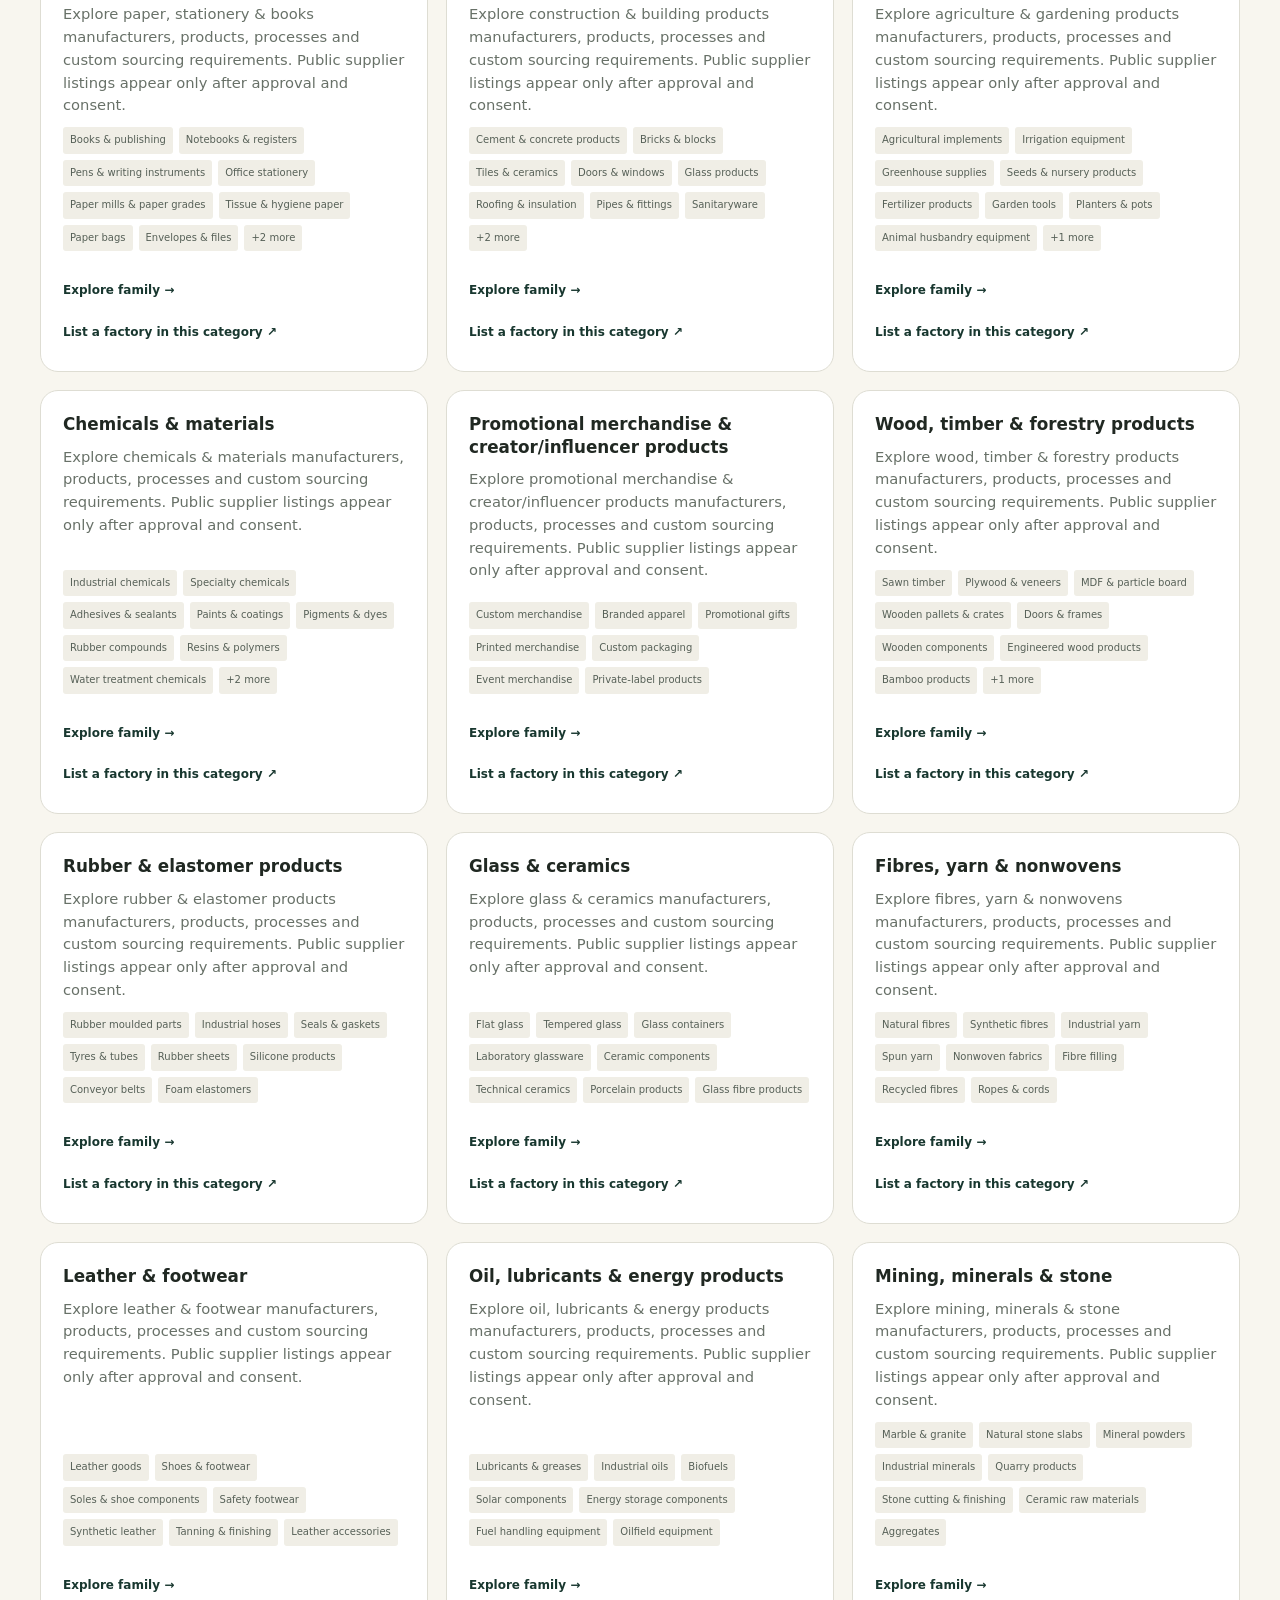
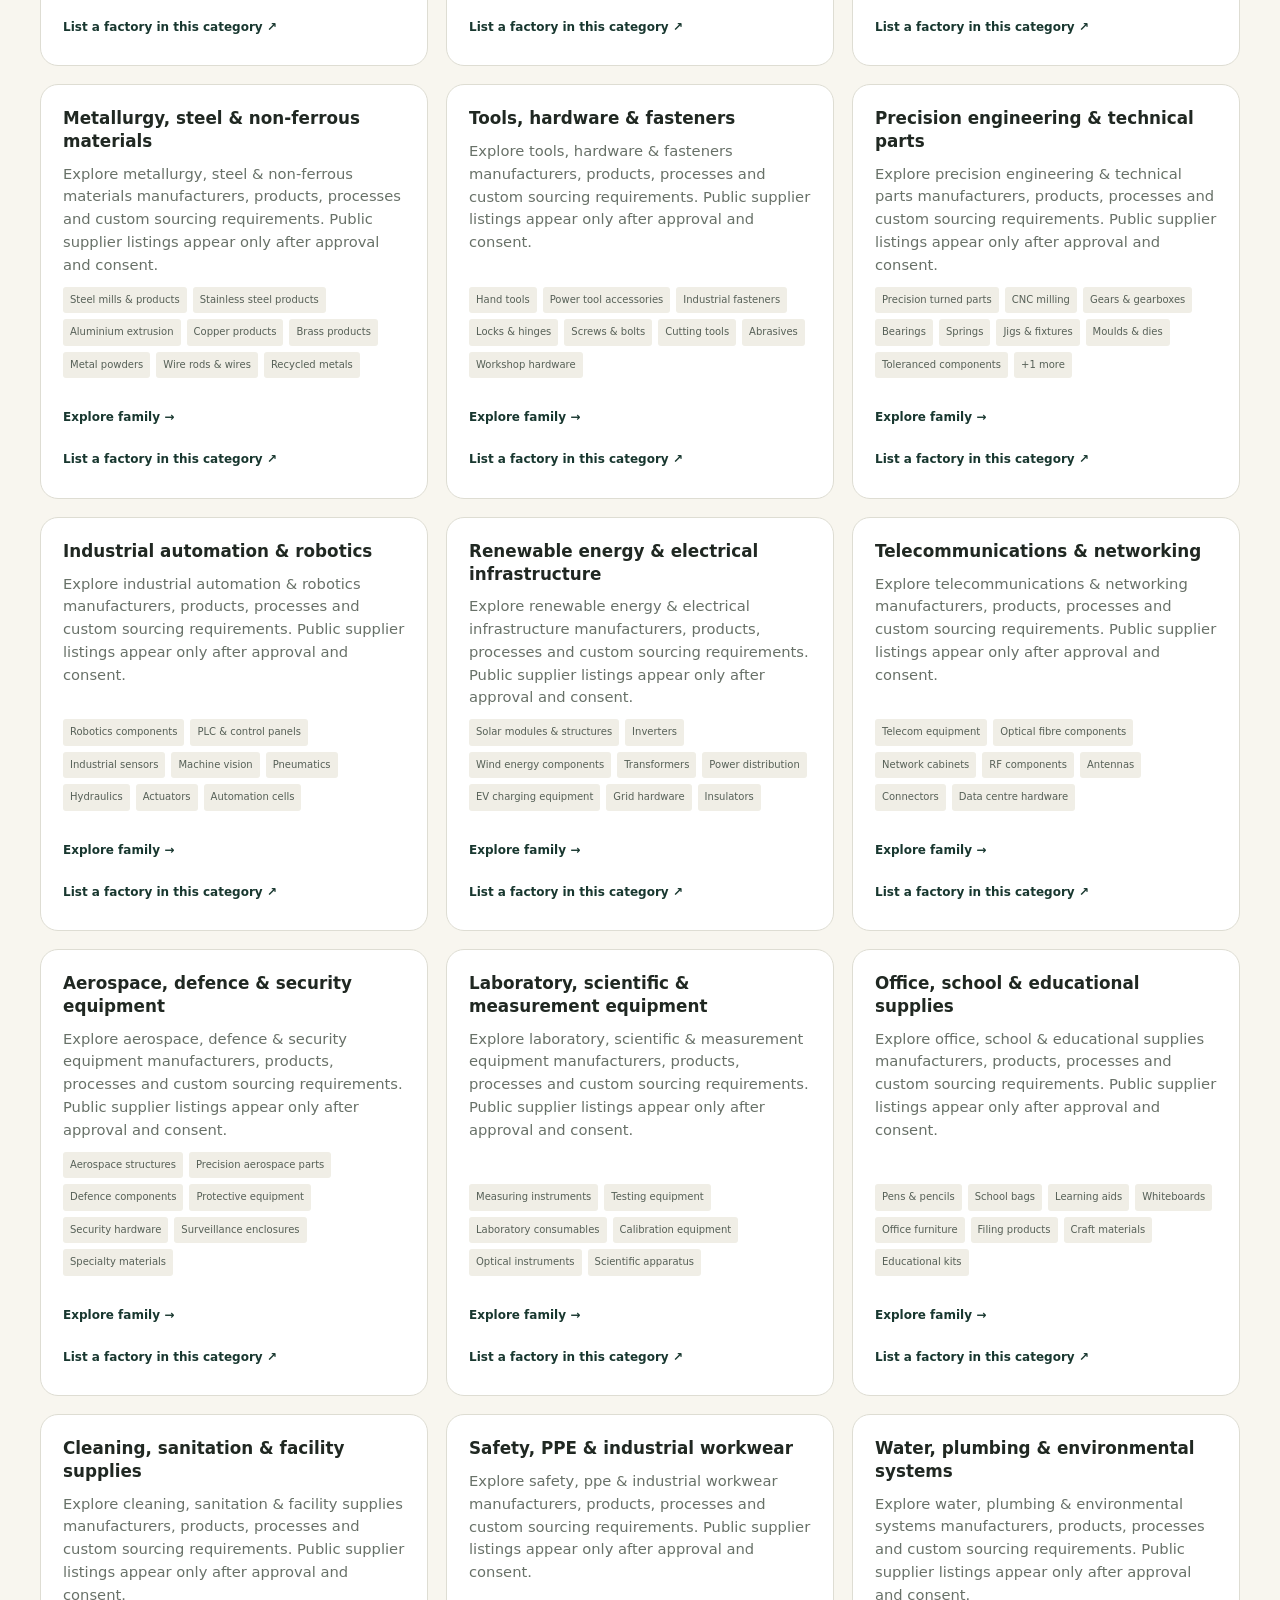
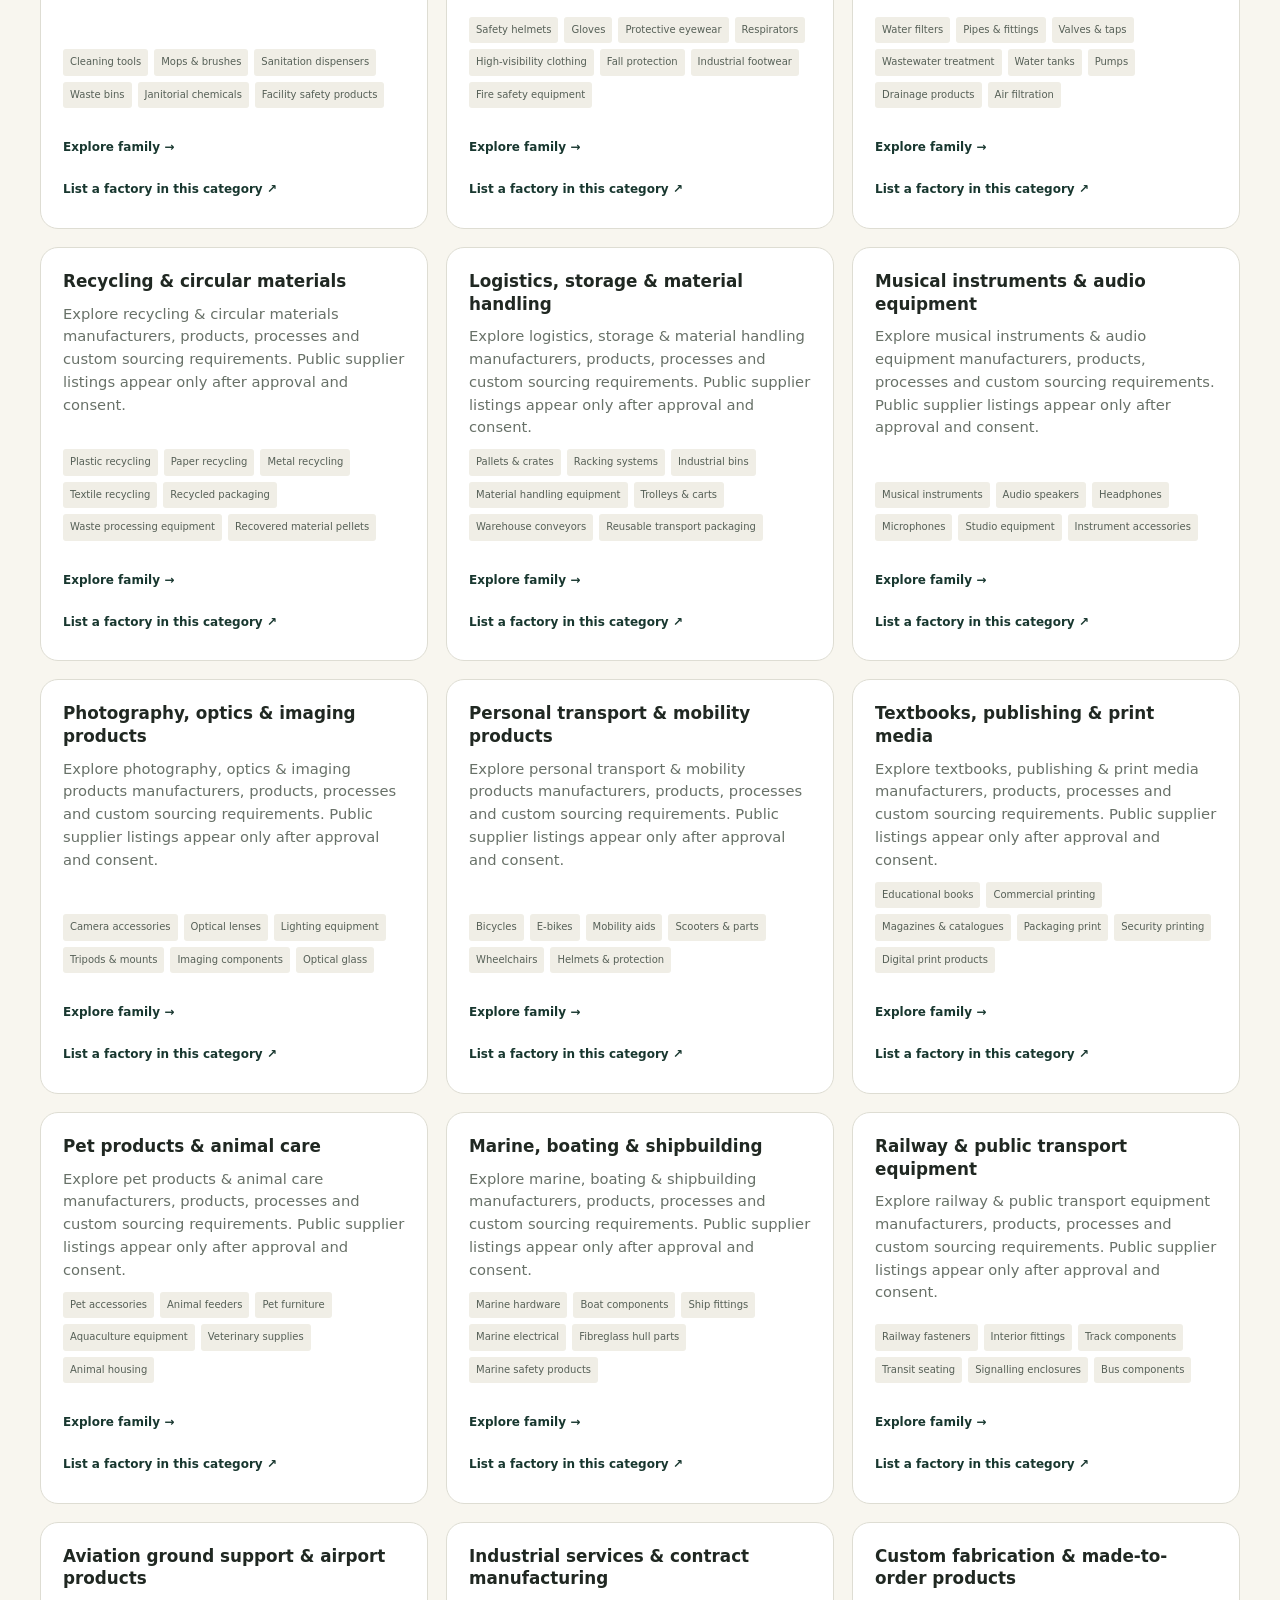
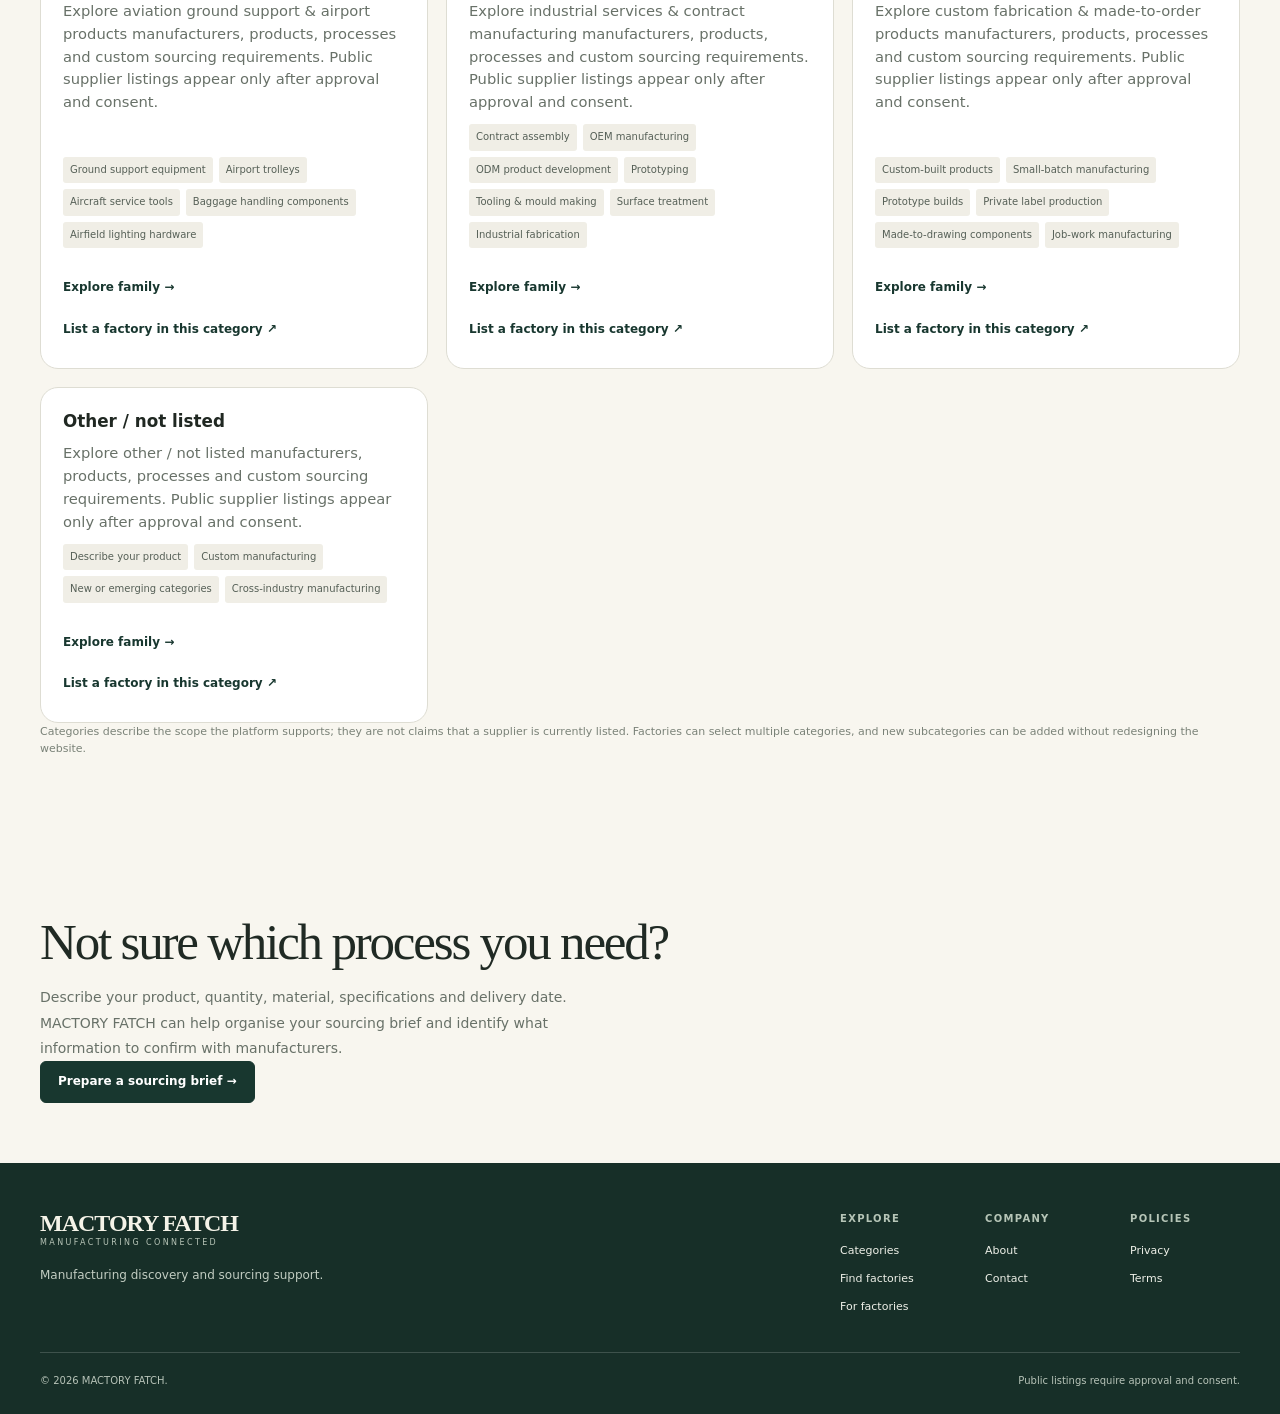
<file: categories.html>
<!doctype html>
<html lang="en"><head><meta charset="utf-8"><meta name="viewport" content="width=device-width,initial-scale=1"><meta name="theme-color" content="#18372f"><meta name="description" content="Browse manufacturing categories on MACTORY FATCH. Discover factory capabilities and prepare a sourcing requirement. Public listings appear only after approval and consent."><meta name="robots" content="index,follow"><link rel="canonical" href="https://mactoryfatch.com/categories"><link rel="icon" href="/assets/favicon.svg" type="image/svg+xml"><link rel="stylesheet" href="/assets/site.css"><title>Browse Manufacturing Categories | MACTORY FATCH</title><meta property="og:title" content="Browse Manufacturing Categories | MACTORY FATCH"><meta property="og:description" content="Explore manufacturing categories and find the right process for your product."><meta property="og:url" content="https://mactoryfatch.com/categories"><meta property="og:type" content="website"><script type="application/ld+json">{"@context":"https://schema.org","@type":"CollectionPage","name":"Manufacturing Categories","url":"https://mactoryfatch.com/categories","isPartOf":{"@type":"WebSite","name":"MACTORY FATCH","url":"https://mactoryfatch.com"}}</script><meta property="og:site_name" content="MACTORY FATCH"><meta property="og:type" content="website"></head>
<body><header class="site-header"><div class="container nav-wrap"><a class="brand" href="/" aria-label="MACTORY FATCH home"><span class="brand-name">MACTORY FATCH</span><span class="brand-tag">Manufacturing connected</span></a><nav class="nav-links" aria-label="Main navigation"><a href="/">Home</a><a href="/customer">For buyers</a><a href="/factoryowner">For factories</a><a href="/categories" aria-current="page">Categories</a></nav><div class="nav-actions"><a class="button button-quiet" href="/workspace.html">My workspace</a><a class="button button-primary" href="/customer#buyerBrief">Submit a requirement ↗</a></div><button class="menu-toggle" id="menuToggle" aria-label="Open navigation" aria-expanded="false">☰</button></div><nav class="mobile-menu" id="mobileMenu" aria-label="Mobile navigation"><a href="/">Home</a><a href="/customer">For buyers</a><a href="/factoryowner">For factories</a><a href="/categories">Categories</a></nav></header>
<main><section class="page-hero"><div class="container"><div class="breadcrumb"><a href="/">Home</a> / Manufacturing categories</div><p class="eyebrow">Browse manufacturing capabilities</p><h1>Find the right manufacturing category.</h1><p class="lead">From perfumes, pens, books and bottles to industrial machinery, fibres, paper, wood, plastics, metals, electronics, chemicals and custom components—browse a broad, expandable taxonomy built for every manufacturing sector.</p><div class="hero-actions"><a class="button button-primary" href="/customer#buyerBrief">Submit a manufacturing requirement →</a><a class="button button-outline" href="/factoryowner#register">Register a factory for free</a></div></div></section><section class="section"><div class="container"><div class="section-head"><div><p class="section-kicker">Manufacturing directory</p><h2>Explore all categories</h2><p class="section-intro">Public factory listings appear only after approval and publication consent. Empty categories remain honest; no companies or capabilities are invented.</p></div></div><div class="filter-panel" role="search"><div class="field"><label for="taxonomySearch">Search every category</label><input class="control" id="taxonomySearch" type="search" placeholder="Try pens, perfumes, PET bottles, CNC parts, fibres, paper…"></div><div class="field"><label for="taxonomyGroup">Filter by manufacturing family</label><select class="control" id="taxonomyGroup"><option value="">All manufacturing families</option></select></div><p class="field-help" id="taxonomyCount" aria-live="polite">Loading the manufacturing taxonomy…</p></div><div class="category-seo-grid" id="taxonomyGrid" aria-live="polite"><div class="empty-state">Loading manufacturing categories…</div></div><p class="field-help">Categories describe the scope the platform supports; they are not claims that a supplier is currently listed. Factories can select multiple categories, and new subcategories can be added without redesigning the website.</p></div></section><section class="section-tight"><div class="container"><h2>Not sure which process you need?</h2><p class="section-intro">Describe your product, quantity, material, specifications and delivery date. MACTORY FATCH can help organise your sourcing brief and identify what information to confirm with manufacturers.</p><a class="button button-primary" href="/customer#buyerBrief">Prepare a sourcing brief →</a></div></section></main><footer class="site-footer"><div class="container"><div class="footer-top"><div class="footer-brand"><a class="brand" href="/"><span class="brand-name">MACTORY FATCH</span><span class="brand-tag">Manufacturing connected</span></a><p class="footer-description">Manufacturing discovery and sourcing support.</p></div><div class="footer-links"><div class="footer-col"><strong>Explore</strong><a href="/categories">Categories</a><a href="/customer">Find factories</a><a href="/factoryowner">For factories</a></div><div class="footer-col"><strong>Company</strong><a href="/about.html">About</a><a href="/contact.html">Contact</a></div><div class="footer-col"><strong>Policies</strong><a href="/privacy.html">Privacy</a><a href="/terms.html">Terms</a></div></div></div><div class="footer-bottom"><span>© <span data-year></span> MACTORY FATCH.</span><span>Public listings require approval and consent.</span></div></div></footer><script>document.getElementById('menuToggle')?.addEventListener('click',()=>{const m=document.getElementById('mobileMenu');const b=document.getElementById('menuToggle');const open=m.classList.toggle('is-open');b.setAttribute('aria-expanded',String(open));});document.querySelectorAll('[data-year]').forEach(e=>e.textContent=new Date().getFullYear());</script><script>
(async function(){const grid=document.getElementById('taxonomyGrid'),search=document.getElementById('taxonomySearch'),group=document.getElementById('taxonomyGroup'),count=document.getElementById('taxonomyCount');let all=[];const esc=s=>String(s??'').replace(/[&<>"']/g,c=>({'&':'&amp;','<':'&lt;','>':'&gt;','"':'&quot;',"'":'&#39;'}[c]));function render(){const q=(search.value||'').trim().toLowerCase(),g=group.value;const rows=all.filter(c=>(!g||c.slug===g)&&(!q||[c.name,c.description,...c.subcategories].join(' ').toLowerCase().includes(q)));count.textContent=`${rows.length} of ${all.length} manufacturing families · ${rows.reduce((n,c)=>n+c.subcategories.length,0)} example subcategories across matching families`;grid.innerHTML=rows.map(c=>`<article class="category-seo-card"><span class="category-seo-name">${esc(c.name)}</span><span class="category-seo-description">${esc(c.description)}</span><div class="tag-row">${c.subcategories.slice(0,8).map(x=>`<span class="tag">${esc(x)}</span>`).join('')}${c.subcategories.length>8?`<span class="tag">+${c.subcategories.length-8} more</span>`:''}</div><a class="link-button" href="/category/${encodeURIComponent(c.slug)}">Explore family →</a><a class="link-button" href="/factoryowner#register">List a factory in this category ↗</a></article>`).join('')||'<div class="empty-state"><strong>No matching category found.</strong><p>Choose “Other / not listed” in factory onboarding or suggest a category through support.</p><a href="/factoryowner#register" class="button button-primary">Register a factory</a></div>';}try{const r=await fetch('/assets/manufacturing-taxonomy.json');if(!r.ok)throw Error();all=await r.json();group.innerHTML='<option value="">All manufacturing families</option>'+all.map(c=>`<option value="${esc(c.slug)}">${esc(c.name)}</option>`).join('');render();search.addEventListener('input',render);group.addEventListener('change',render);}catch{count.textContent='Could not load taxonomy. Refresh the page or contact support.';grid.innerHTML='<div class="empty-state">Manufacturing taxonomy is temporarily unavailable.</div>';}})();
</script><script src="/assets/app.js" defer></script></body></html>
</file>
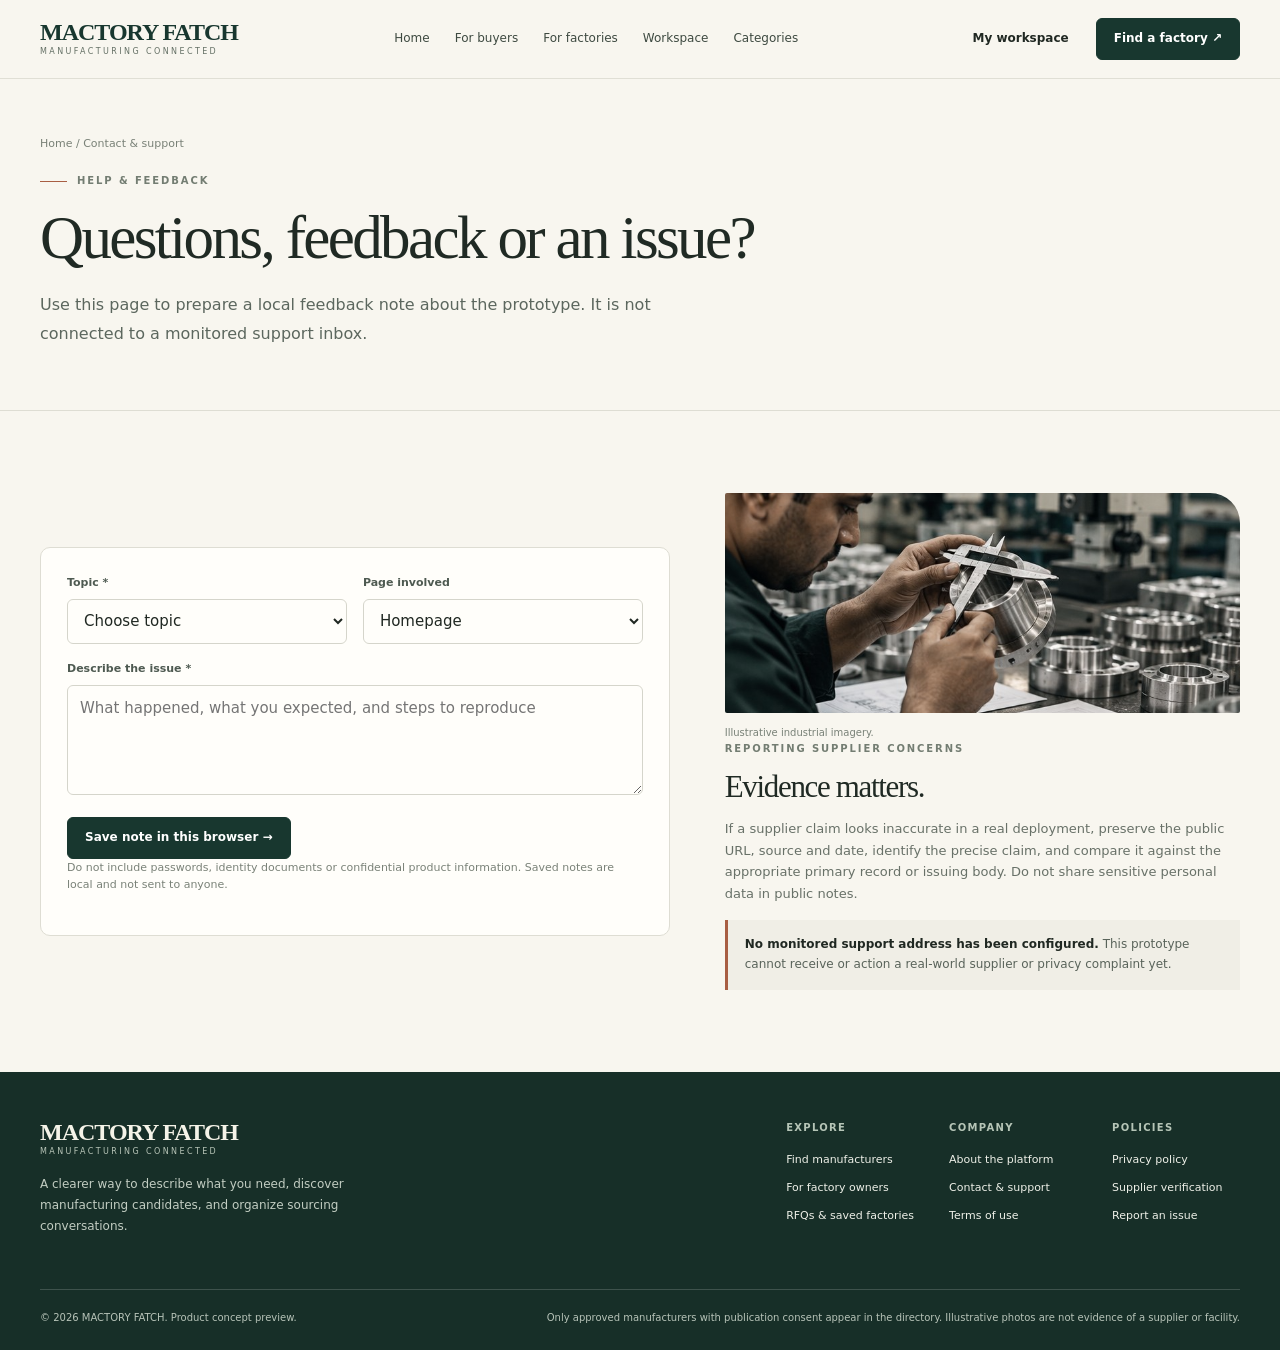
<file: contact.html>
<!doctype html><html lang="en"><head><meta charset="utf-8"><meta name="viewport" content="width=device-width,initial-scale=1"><meta name="theme-color" content="#18372f"><meta name="description" content="Prepare local feedback for the MACTORY FATCH prototype; no live support inbox is connected."><link rel="icon" href="assets/favicon.svg" type="image/svg+xml"><link rel="stylesheet" href="assets/site.css"><title>Contact and support | MACTORY FATCH</title><link rel="canonical" href="https://mactoryfatch.com/contact.html"><meta property="og:url" content="https://mactoryfatch.com/contact.html"><meta property="og:site_name" content="MACTORY FATCH"><meta property="og:type" content="website"><meta property="og:title" content="Contact and support | MACTORY FATCH"><meta property="og:description" content="Prepare local feedback for the MACTORY FATCH prototype; no live support inbox is connected."></head><body data-page=""><header class="site-header"><div class="container nav-wrap"><a class="brand" href="index.html" aria-label="MACTORY FATCH home"><span class="brand-name">MACTORY FATCH</span><span class="brand-tag">Manufacturing connected</span></a><nav class="nav-links" aria-label="Main navigation"><a href="index.html">Home</a><a href="/customer">For buyers</a><a href="/factoryowner">For factories</a><a href="workspace.html">Workspace</a><a href="/categories">Categories</a></nav><div class="nav-actions"><a class="button button-quiet workspace-link" href="workspace.html">My workspace</a><a class="button button-primary" href="buyers.html">Find a factory ↗</a></div><button class="menu-toggle" id="menuToggle" aria-label="Open navigation" aria-expanded="false">☰</button></div><nav class="mobile-menu" id="mobileMenu" aria-label="Mobile navigation"><a href="index.html">Home</a><a href="/customer">For buyers</a><a href="/factoryowner">For factories</a><a href="workspace.html">Workspace</a><a class="button button-primary" href="buyers.html">Find a factory ↗</a></nav></header><main><section class="page-hero"><div class="container"><div class="breadcrumb"><a href="index.html">Home</a> / Contact & support</div><p class="eyebrow">Help & feedback</p><h1>Questions, feedback or an issue?</h1><p class="lead">Use this page to prepare a local feedback note about the prototype. It is not connected to a monitored support inbox.</p></div></section><section class="section"><div class="container page-hero-grid"><form class="panel" id="feedbackForm"><div class="field-grid"><div class="field"><label for="feedbackType">Topic *</label><select class="control" id="feedbackType" required><option value="">Choose topic</option><option>Bug report</option><option>Supplier verification concern</option><option>Privacy question</option><option>Product feedback</option><option>Other</option></select></div><div class="field"><label for="feedbackPage">Page involved</label><select class="control" id="feedbackPage"><option>Homepage</option><option>For buyers</option><option>For factory owners</option><option>Workspace</option><option>Privacy / terms</option><option>Other</option></select></div><div class="field field-span"><label for="feedbackDescription">Describe the issue *</label><textarea class="control" id="feedbackDescription" required maxlength="1600" placeholder="What happened, what you expected, and steps to reproduce"></textarea></div></div><div class="form-actions"><button class="button button-primary" type="submit">Save note in this browser →</button></div><p class="field-help">Do not include passwords, identity documents or confidential product information. Saved notes are local and not sent to anyone.</p><div id="feedbackMessage" class="form-message hidden" role="status"></div></form><aside class="contact-aside"><img class="contact-side-photo" src="assets/factory-quality.jpg" alt="Illustrative manufacturing quality inspection" loading="lazy"><p class="photo-disclaimer">Illustrative industrial imagery.</p><p class="section-kicker">Reporting supplier concerns</p><h2 style="font-size:31px">Evidence matters.</h2><p class="muted" style="font-size:13px">If a supplier claim looks inaccurate in a real deployment, preserve the public URL, source and date, identify the precise claim, and compare it against the appropriate primary record or issuing body. Do not share sensitive personal data in public notes.</p><div class="notice" id="report"><strong>No monitored support address has been configured.</strong> This prototype cannot receive or action a real-world supplier or privacy complaint yet.</div></aside></div></section></main><footer class="site-footer"><div class="container"><div class="footer-top"><div class="footer-brand"><a class="brand" href="index.html"><span class="brand-name">MACTORY FATCH</span><span class="brand-tag">Manufacturing connected</span></a><p class="footer-description">A clearer way to describe what you need, discover manufacturing candidates, and organize sourcing conversations.</p></div><div class="footer-links"><div class="footer-col"><strong>Explore</strong><a href="buyers.html">Find manufacturers</a><a href="manufacturers.html">For factory owners</a><a href="workspace.html">RFQs & saved factories</a></div><div class="footer-col"><strong>Company</strong><a href="about.html">About the platform</a><a href="contact.html">Contact & support</a><a href="terms.html">Terms of use</a></div><div class="footer-col"><strong>Policies</strong><a href="privacy.html">Privacy policy</a><a href="manufacturers.html#verification">Supplier verification</a><a href="contact.html#report">Report an issue</a></div></div></div><div class="footer-bottom"><span>© <span data-year></span> MACTORY FATCH. Product concept preview.</span><span>Only approved manufacturers with publication consent appear in the directory. Illustrative photos are not evidence of a supplier or facility.</span></div></div></footer><div class="toast" id="toast" role="status" aria-live="polite"></div><script src="assets/app.js" defer></script></body></html>
</file>
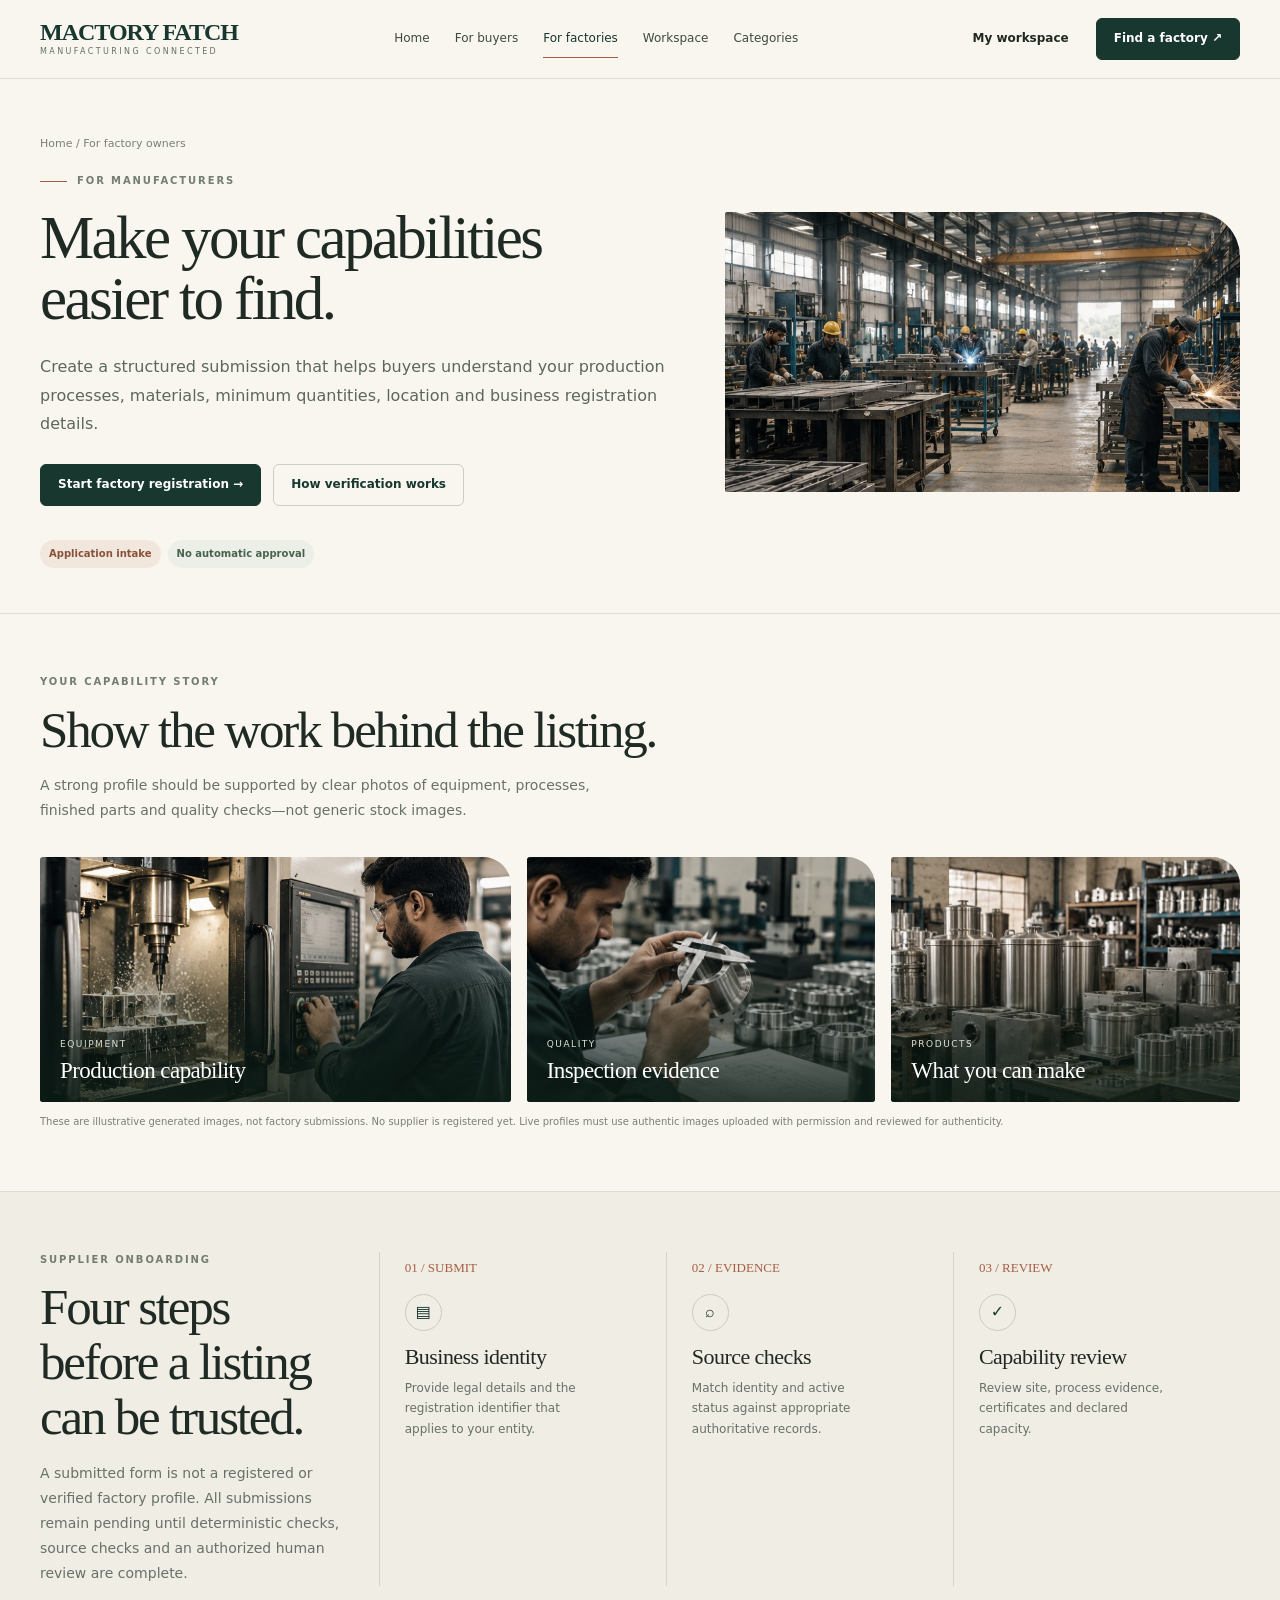
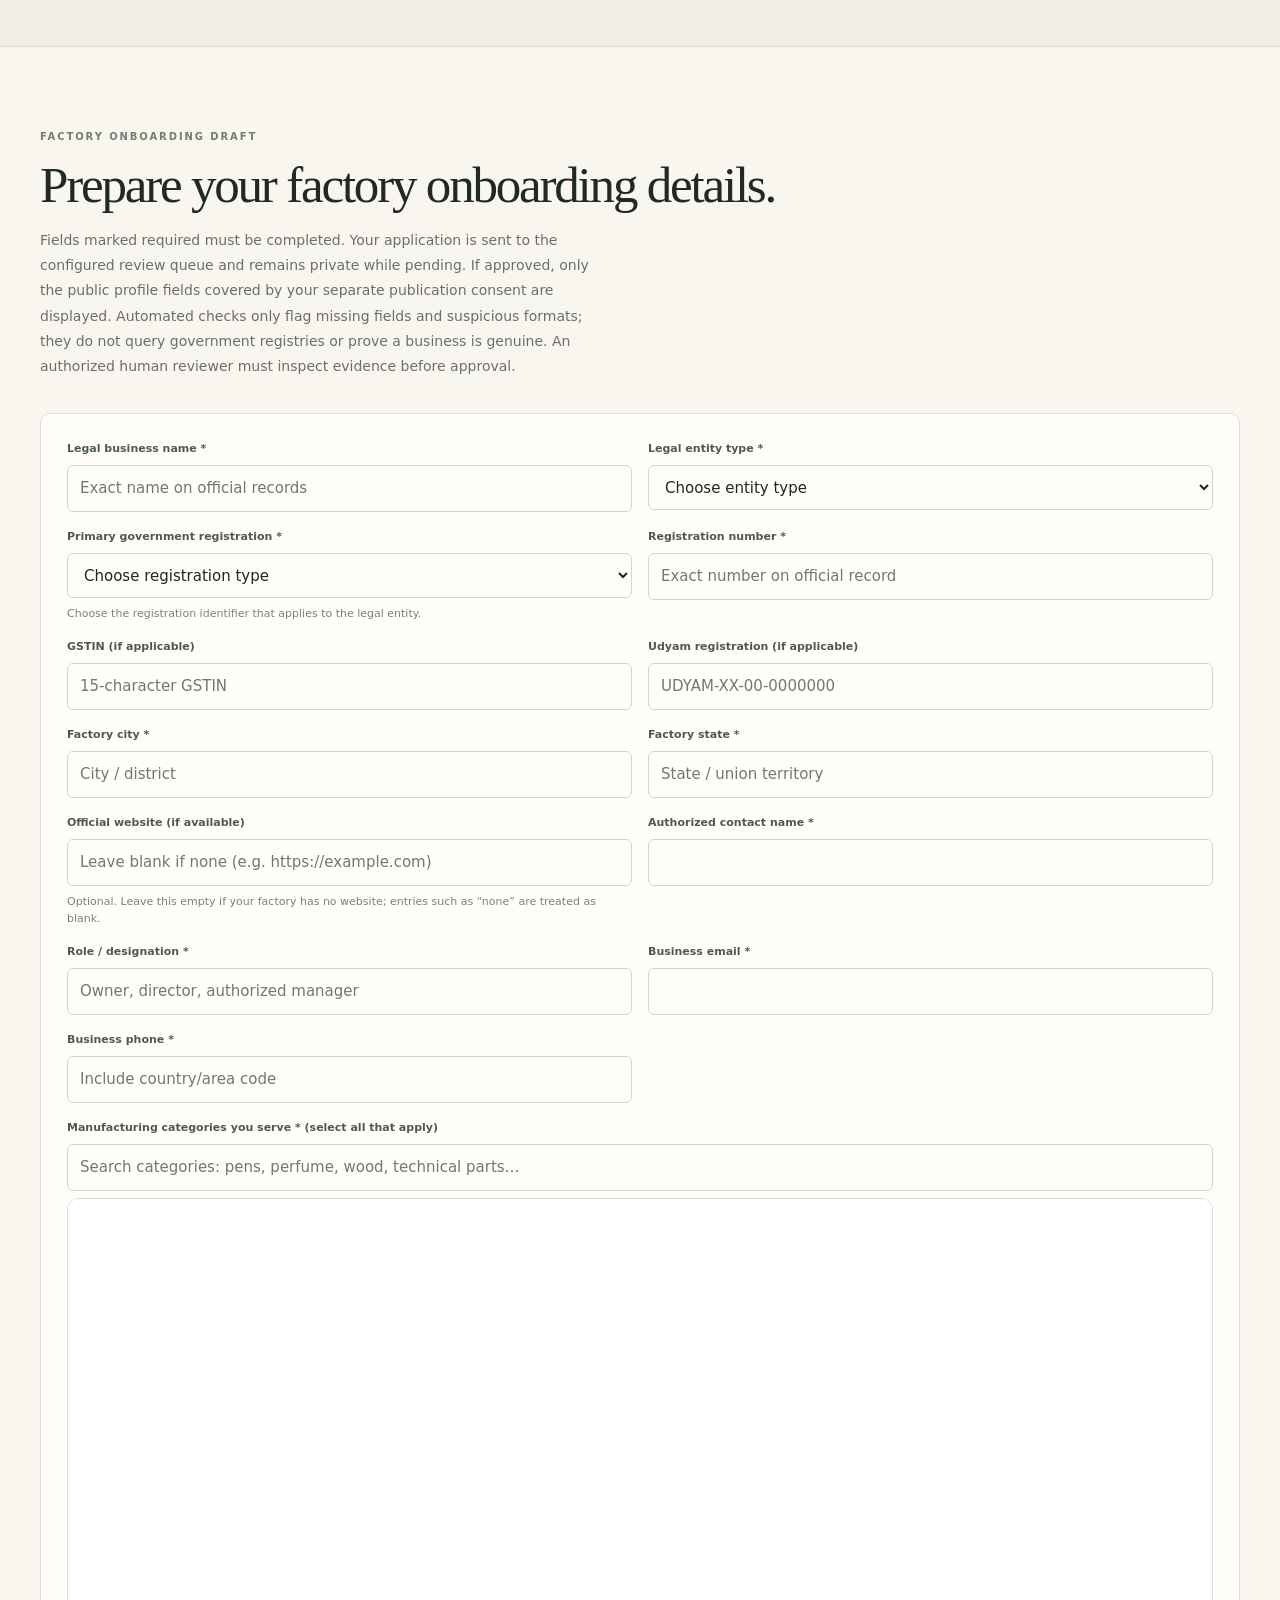
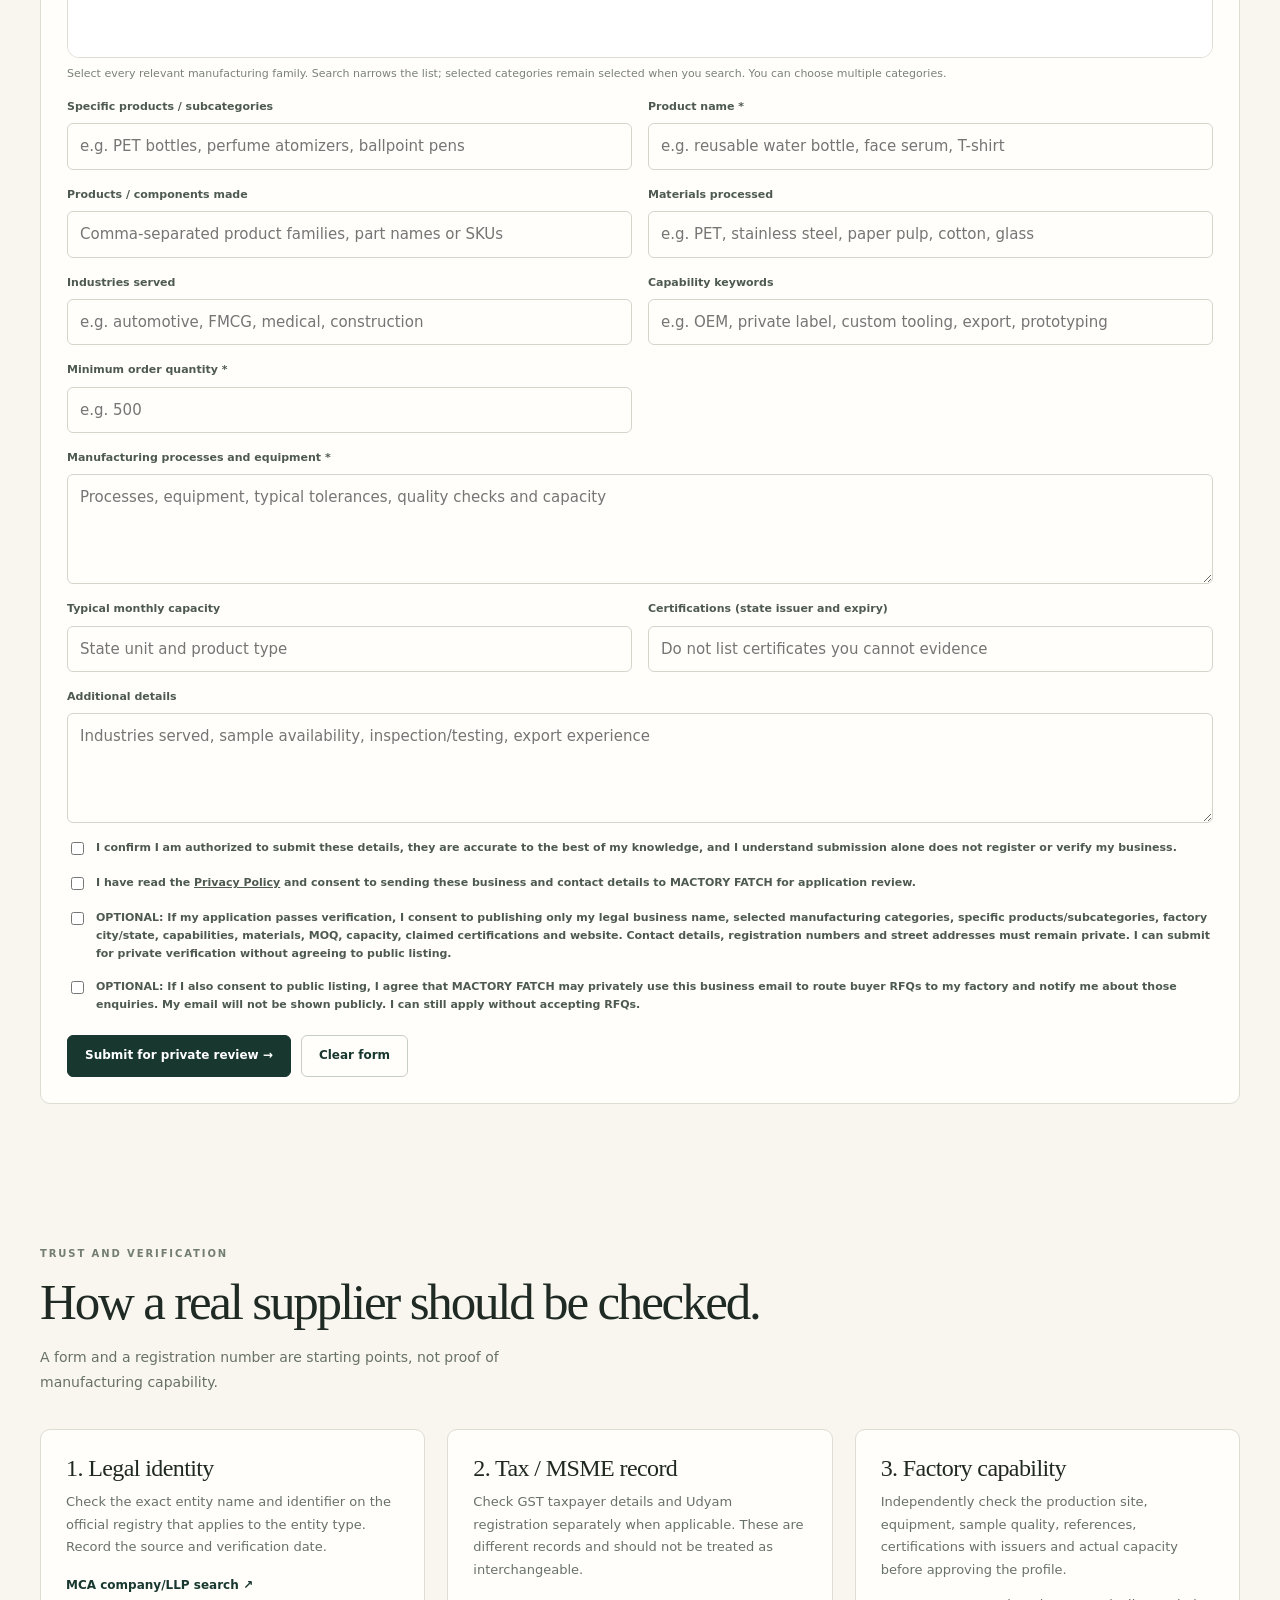
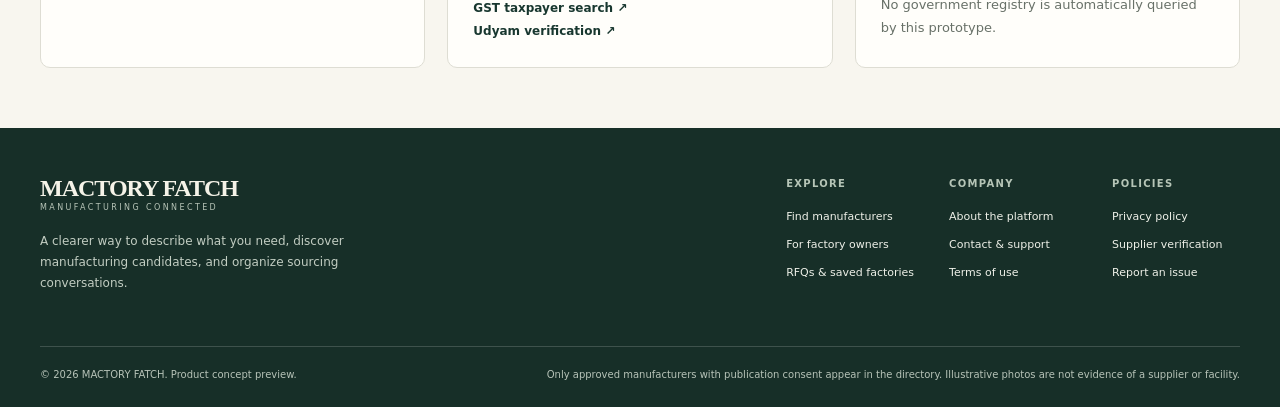
<file: manufacturers.html>
<!doctype html><html lang="en"><head><meta charset="utf-8"><meta name="viewport" content="width=device-width,initial-scale=1"><meta name="theme-color" content="#18372f"><meta name="description" content="Submit structured factory business details and learn how supplier verification should work."><link rel="icon" href="assets/favicon.svg" type="image/svg+xml"><link rel="stylesheet" href="assets/site.css"><title>Factory owner portal | MACTORY FATCH</title><link rel="canonical" href="https://mactoryfatch.com/factoryowner"><meta property="og:url" content="https://mactoryfatch.com/factoryowner"><meta property="og:site_name" content="MACTORY FATCH"><meta property="og:type" content="website"><meta property="og:title" content="Factory owner portal | MACTORY FATCH"><meta property="og:description" content="Submit structured factory business details and learn how supplier verification should work."></head><body data-page="manufacturers"><header class="site-header"><div class="container nav-wrap"><a class="brand" href="index.html" aria-label="MACTORY FATCH home"><span class="brand-name">MACTORY FATCH</span><span class="brand-tag">Manufacturing connected</span></a><nav class="nav-links" aria-label="Main navigation"><a href="index.html">Home</a><a href="/customer">For buyers</a><a href="/factoryowner" aria-current="page">For factories</a><a href="workspace.html">Workspace</a><a href="/categories">Categories</a></nav><div class="nav-actions"><a class="button button-quiet workspace-link" href="workspace.html">My workspace</a><a class="button button-primary" href="buyers.html">Find a factory ↗</a></div><button class="menu-toggle" id="menuToggle" aria-label="Open navigation" aria-expanded="false">☰</button></div><nav class="mobile-menu" id="mobileMenu" aria-label="Mobile navigation"><a href="index.html">Home</a><a href="/customer">For buyers</a><a href="/factoryowner" aria-current="page">For factories</a><a href="workspace.html">Workspace</a><a class="button button-primary" href="buyers.html">Find a factory ↗</a></nav></header><main><section class="page-hero"><div class="container page-hero-grid"><div><div class="breadcrumb"><a href="index.html">Home</a> / For factory owners</div><p class="eyebrow">For manufacturers</p><h1>Make your capabilities easier to find.</h1><p class="lead">Create a structured submission that helps buyers understand your production processes, materials, minimum quantities, location and business registration details.</p><div class="hero-actions"><a class="button button-primary" href="#register">Start factory registration →</a><a class="button button-outline" href="#verification">How verification works</a></div><div class="badges"><span class="pill pill-warn">Application intake</span><span class="pill">No automatic approval</span></div></div><div><img class="page-side-photo" src="assets/factory-floor.jpg" alt="Illustrative manufacturing workshop floor; upload your own factory photos for a real listing" loading="lazy"></div></div></section>
<section class="section-tight photo-section"><div class="container"><div class="section-head"><div><p class="section-kicker">Your capability story</p><h2>Show the work behind the listing.</h2><p class="section-intro">A strong profile should be supported by clear photos of equipment, processes, finished parts and quality checks—not generic stock images.</p></div></div><div class="photo-story-grid owner-photo-grid"><figure class="photo-story-card"><img src="assets/factory-cnc.jpg" alt="Illustrative CNC machine operation inside a workshop" loading="lazy"><figcaption><span>Equipment</span><strong>Production capability</strong></figcaption></figure><figure class="photo-story-card"><img src="assets/factory-quality.jpg" alt="Illustrative technician measuring a machined component" loading="lazy"><figcaption><span>Quality</span><strong>Inspection evidence</strong></figcaption></figure><figure class="photo-story-card"><img src="assets/factory-products.jpg" alt="Illustrative finished metal parts prepared for inspection" loading="lazy"><figcaption><span>Products</span><strong>What you can make</strong></figcaption></figure></div><p class="photo-disclaimer">These are illustrative generated images, not factory submissions. No supplier is registered yet. Live profiles must use authentic images uploaded with permission and reviewed for authenticity.</p></div></section>
<section class="section-tight how-section"><div class="container how-grid"><div class="how-intro"><p class="section-kicker">Supplier onboarding</p><h2>Four steps before a listing can be trusted.</h2><p class="section-intro">A submitted form is not a registered or verified factory profile. All submissions remain pending until deterministic checks, source checks and an authorized human review are complete.</p></div><div class="how-step"><div class="step-no">01 / SUBMIT</div><div class="step-icon">▤</div><h3>Business identity</h3><p>Provide legal details and the registration identifier that applies to your entity.</p></div><div class="how-step"><div class="step-no">02 / EVIDENCE</div><div class="step-icon">⌕</div><h3>Source checks</h3><p>Match identity and active status against appropriate authoritative records.</p></div><div class="how-step"><div class="step-no">03 / REVIEW</div><div class="step-icon">✓</div><h3>Capability review</h3><p>Review site, process evidence, certificates and declared capacity.</p></div></div></section>
<section class="section" id="register"><div class="container"><div class="section-head"><div><p class="section-kicker">Factory onboarding draft</p><h2>Prepare your factory onboarding details.</h2><p class="section-intro">Fields marked required must be completed. Your application is sent to the configured review queue and remains private while pending. If approved, only the public profile fields covered by your separate publication consent are displayed. Automated checks only flag missing fields and suspicious formats; they do not query government registries or prove a business is genuine. An authorized human reviewer must inspect evidence before approval.</p></div></div><form id="manufacturerForm" class="panel" novalidate><div class="field-grid"><div class="field"><label for="mfLegalName">Legal business name *</label><input class="control" id="mfLegalName" name="legalName" required maxlength="150" placeholder="Exact name on official records"></div><div class="field"><label for="mfEntityType">Legal entity type *</label><select class="control" id="mfEntityType" name="entityType" required><option value="">Choose entity type</option><option>Private limited company</option><option>Public limited company</option><option>LLP</option><option>Registered partnership</option><option>Sole proprietorship</option><option>Producer company / cooperative</option><option>Other</option></select></div><div class="field"><label for="mfRegType">Primary government registration *</label><select class="control" id="mfRegType" name="regType" required><option value="">Choose entity type first</option></select><span id="mfRegHelp" class="field-help">Choose the registration identifier that applies to your legal entity.</span></div><div class="field"><label for="mfRegNumber">Registration number *</label><input class="control" id="mfRegNumber" name="regNumber" required maxlength="60" placeholder="Exact number on official record" autocapitalize="characters"></div><div class="field"><label for="mfGstin">GSTIN (if applicable)</label><input class="control" id="mfGstin" name="gstin" maxlength="15" placeholder="15-character GSTIN" autocapitalize="characters"></div><div class="field"><label for="mfUdyam">Udyam registration (if applicable)</label><input class="control" id="mfUdyam" name="udyam" maxlength="30" placeholder="UDYAM-XX-00-0000000" autocapitalize="characters"></div><div class="field"><label for="mfFactoryCity">Factory city *</label><input class="control" id="mfFactoryCity" name="factoryCity" required maxlength="100" placeholder="City / district"></div><div class="field"><label for="mfFactoryState">Factory state *</label><input class="control" id="mfFactoryState" name="factoryState" required maxlength="100" placeholder="State / union territory"></div><div class="field"><label for="mfWebsite">Official website (if available)</label><input class="control" id="mfWebsite" name="website" type="url" maxlength="200" placeholder="Leave blank if none (e.g. https://example.com)"><span class="field-help">Optional. Leave this empty if your factory has no website; entries such as “none” are treated as blank.</span></div><div class="field"><label for="mfContactName">Authorized contact name *</label><input class="control" id="mfContactName" name="contactName" required maxlength="120"></div><div class="field"><label for="mfRole">Role / designation *</label><input class="control" id="mfRole" name="role" required maxlength="80" placeholder="Owner, director, authorized manager"></div><div class="field"><label for="mfEmail">Business email *</label><input class="control" id="mfEmail" name="email" type="email" required maxlength="180"></div><div class="field"><label for="mfPhone">Business phone *</label><input class="control" id="mfPhone" name="phone" type="tel" required pattern="[+0-9() .-]{8,22}" maxlength="22" placeholder="Include country/area code"></div><div class="field field-span"><label for="mfProductCategory">Manufacturing categories you serve * (select all that apply)</label><input class="control" id="mfCategorySearch" type="search" placeholder="Search categories: pens, perfume, wood, technical parts…" autocomplete="off"><div id="mfCategoryOptions" class="taxonomy-checkbox-grid" role="group" aria-describedby="mfCategoryHelp"></div><span class="field-help" id="mfCategoryHelp">Select every relevant manufacturing family. Search narrows the list; selected categories remain selected when you search. You can choose multiple categories.</span></div><div class="field"><label for="mfSubcategories">Specific products / subcategories</label><input class="control" id="mfSubcategories" name="productSubcategories" maxlength="700" placeholder="e.g. PET bottles, perfume atomizers, ballpoint pens"></div><div class="field"><label for="mfProductName">Product name *</label><input class="control" id="mfProductName" name="productName" required maxlength="180" placeholder="e.g. reusable water bottle, face serum, T-shirt"></div><div class="field"><label for="mfProducts">Products / components made</label><input class="control" id="mfProducts" name="products" maxlength="700" placeholder="Comma-separated product families, part names or SKUs"></div><div class="field"><label for="mfMaterials">Materials processed</label><input class="control" id="mfMaterials" name="materials" maxlength="500" placeholder="e.g. PET, stainless steel, paper pulp, cotton, glass"></div><div class="field"><label for="mfIndustries">Industries served</label><input class="control" id="mfIndustries" name="industriesServed" maxlength="500" placeholder="e.g. automotive, FMCG, medical, construction"></div><div class="field"><label for="mfCapabilities">Capability keywords</label><input class="control" id="mfCapabilities" name="capabilityKeywords" maxlength="500" placeholder="e.g. OEM, private label, custom tooling, export, prototyping"></div><div class="field"><label for="mfMoq">Minimum order quantity *</label><input class="control" id="mfMoq" name="moq" type="number" min="1" max="100000000" step="1" required placeholder="e.g. 500"></div><div class="field field-span"><label for="mfProcesses">Manufacturing processes and equipment *</label><textarea class="control" id="mfProcesses" name="processes" required maxlength="1600" placeholder="Processes, equipment, typical tolerances, quality checks and capacity"></textarea></div><div class="field"><label for="mfCapacity">Typical monthly capacity</label><input class="control" id="mfCapacity" name="capacity" maxlength="160" placeholder="State unit and product type"></div><div class="field"><label for="mfCerts">Certifications (state issuer and expiry)</label><input class="control" id="mfCerts" name="certifications" maxlength="500" placeholder="Do not list certificates you cannot evidence"></div><div class="field field-span"><label for="mfNotes">Additional details</label><textarea class="control" id="mfNotes" name="notes" maxlength="1200" placeholder="Industries served, sample availability, inspection/testing, export experience"></textarea></div><div class="field field-span"><label class="checkline"><input id="mfAttestation" name="attestation" type="checkbox" required><span>I confirm I am authorized to submit these details, they are accurate to the best of my knowledge, and I understand submission alone does not register or verify my business.</span></label></div><div class="field field-span"><label class="checkline"><input id="mfPrivacyConsent" name="privacyConsent" type="checkbox" required><span>I have read the <a href="privacy.html" style="text-decoration:underline">Privacy Policy</a> and consent to sending these business and contact details to MACTORY FATCH for application review.</span></label></div><div class="field field-span"><label class="checkline"><input id="mfPublicConsent" name="publicListingConsent" type="checkbox"><span>OPTIONAL: If my application passes verification, I consent to publishing only my legal business name, selected manufacturing categories, specific products/subcategories, factory city/state, capabilities, materials, MOQ, capacity, claimed certifications and website. Contact details, registration numbers and street addresses must remain private. I can submit for private verification without agreeing to public listing.</span></label></div><div class="field field-span"><label class="checkline"><input id="mfRfqConsent" name="rfqContactConsent" type="checkbox"><span>OPTIONAL: If I also consent to public listing, I agree that MACTORY FATCH may privately use this business email to route buyer RFQs to my factory and notify me about those enquiries. My email will not be shown publicly. I can still apply without accepting RFQs.</span></label></div></div><div class="form-actions"><button class="button button-primary" type="submit">Submit for private review →</button><button class="button button-outline" type="reset" id="resetManufacturer">Clear form</button></div><div id="manufacturerMessage" class="form-message hidden" role="status"></div></form></div></section>
<section class="section-tight" id="verification"><div class="container"><div class="section-head"><div><p class="section-kicker">Trust and verification</p><h2>How a real supplier should be checked.</h2><p class="section-intro">A form and a registration number are starting points, not proof of manufacturing capability.</p></div></div><div class="card-grid"><article class="feature-card"><h3>1. Legal identity</h3><p>Check the exact entity name and identifier on the official registry that applies to the entity type. Record the source and verification date.</p><p style="margin-top:15px"><a href="https://www.mca.gov.in/content/mca/global/en/mca/fo-llp-services/company-llp-name-search.html" target="_blank" rel="noopener noreferrer" class="link-button">MCA company/LLP search ↗</a></p></article><article class="feature-card"><h3>2. Tax / MSME record</h3><p>Check GST taxpayer details and Udyam registration separately when applicable. These are different records and should not be treated as interchangeable.</p><p style="margin-top:15px"><a href="https://services.gst.gov.in/services/quicklinks/searchtxp" target="_blank" rel="noopener noreferrer" class="link-button">GST taxpayer search ↗</a><br><a href="https://udyamregistration.gov.in/Udyam_Verify.aspx" target="_blank" rel="noopener noreferrer" class="link-button">Udyam verification ↗</a></p></article><article class="feature-card"><h3>3. Factory capability</h3><p>Independently check the production site, equipment, sample quality, references, certifications with issuers and actual capacity before approving the profile.</p><p class="field-help" style="margin-top:12px">No government registry is automatically queried by this prototype.</p></article></div></div></section></main><footer class="site-footer"><div class="container"><div class="footer-top"><div class="footer-brand"><a class="brand" href="index.html"><span class="brand-name">MACTORY FATCH</span><span class="brand-tag">Manufacturing connected</span></a><p class="footer-description">A clearer way to describe what you need, discover manufacturing candidates, and organize sourcing conversations.</p></div><div class="footer-links"><div class="footer-col"><strong>Explore</strong><a href="buyers.html">Find manufacturers</a><a href="manufacturers.html">For factory owners</a><a href="workspace.html">RFQs & saved factories</a></div><div class="footer-col"><strong>Company</strong><a href="about.html">About the platform</a><a href="contact.html">Contact & support</a><a href="terms.html">Terms of use</a></div><div class="footer-col"><strong>Policies</strong><a href="privacy.html">Privacy policy</a><a href="manufacturers.html#verification">Supplier verification</a><a href="contact.html#report">Report an issue</a></div></div></div><div class="footer-bottom"><span>© <span data-year></span> MACTORY FATCH. Product concept preview.</span><span>Only approved manufacturers with publication consent appear in the directory. Illustrative photos are not evidence of a supplier or facility.</span></div></div></footer><div class="toast" id="toast" role="status" aria-live="polite"></div><script src="assets/app.js" defer></script></body></html>
</file>
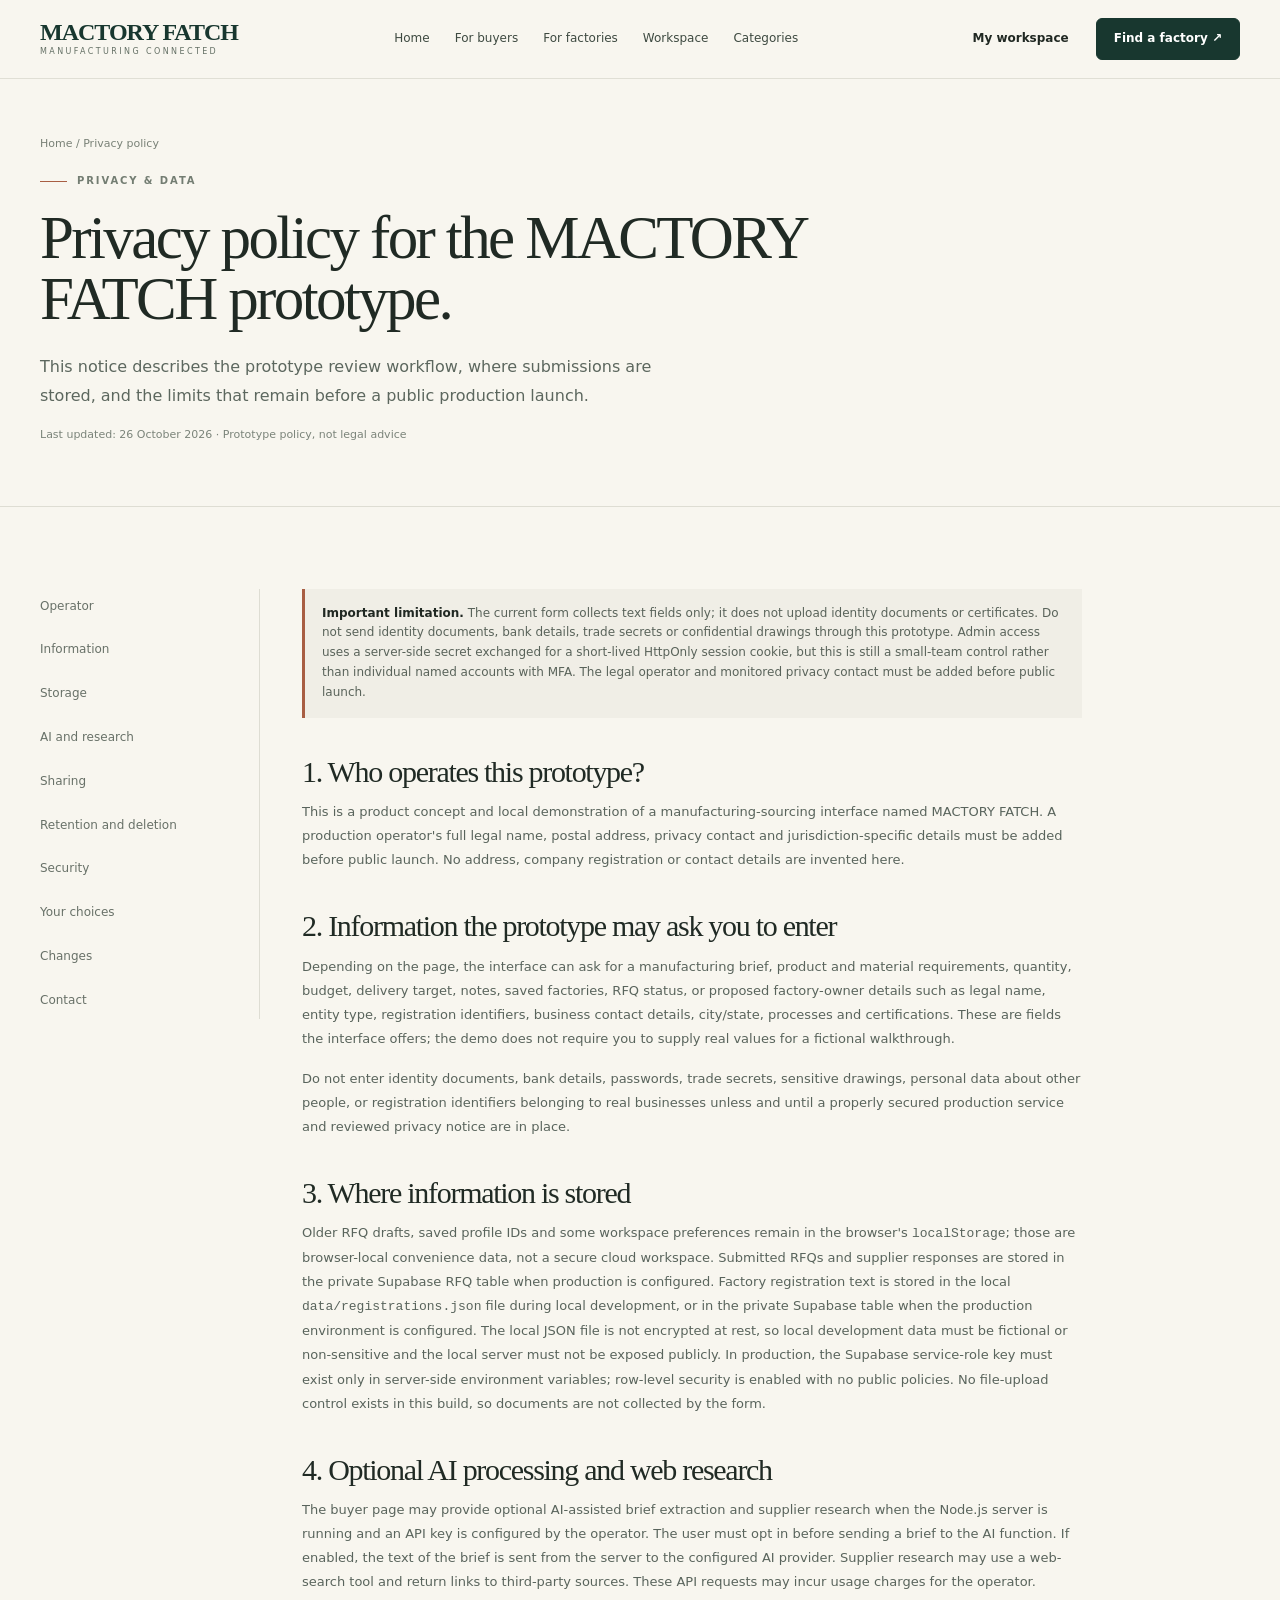
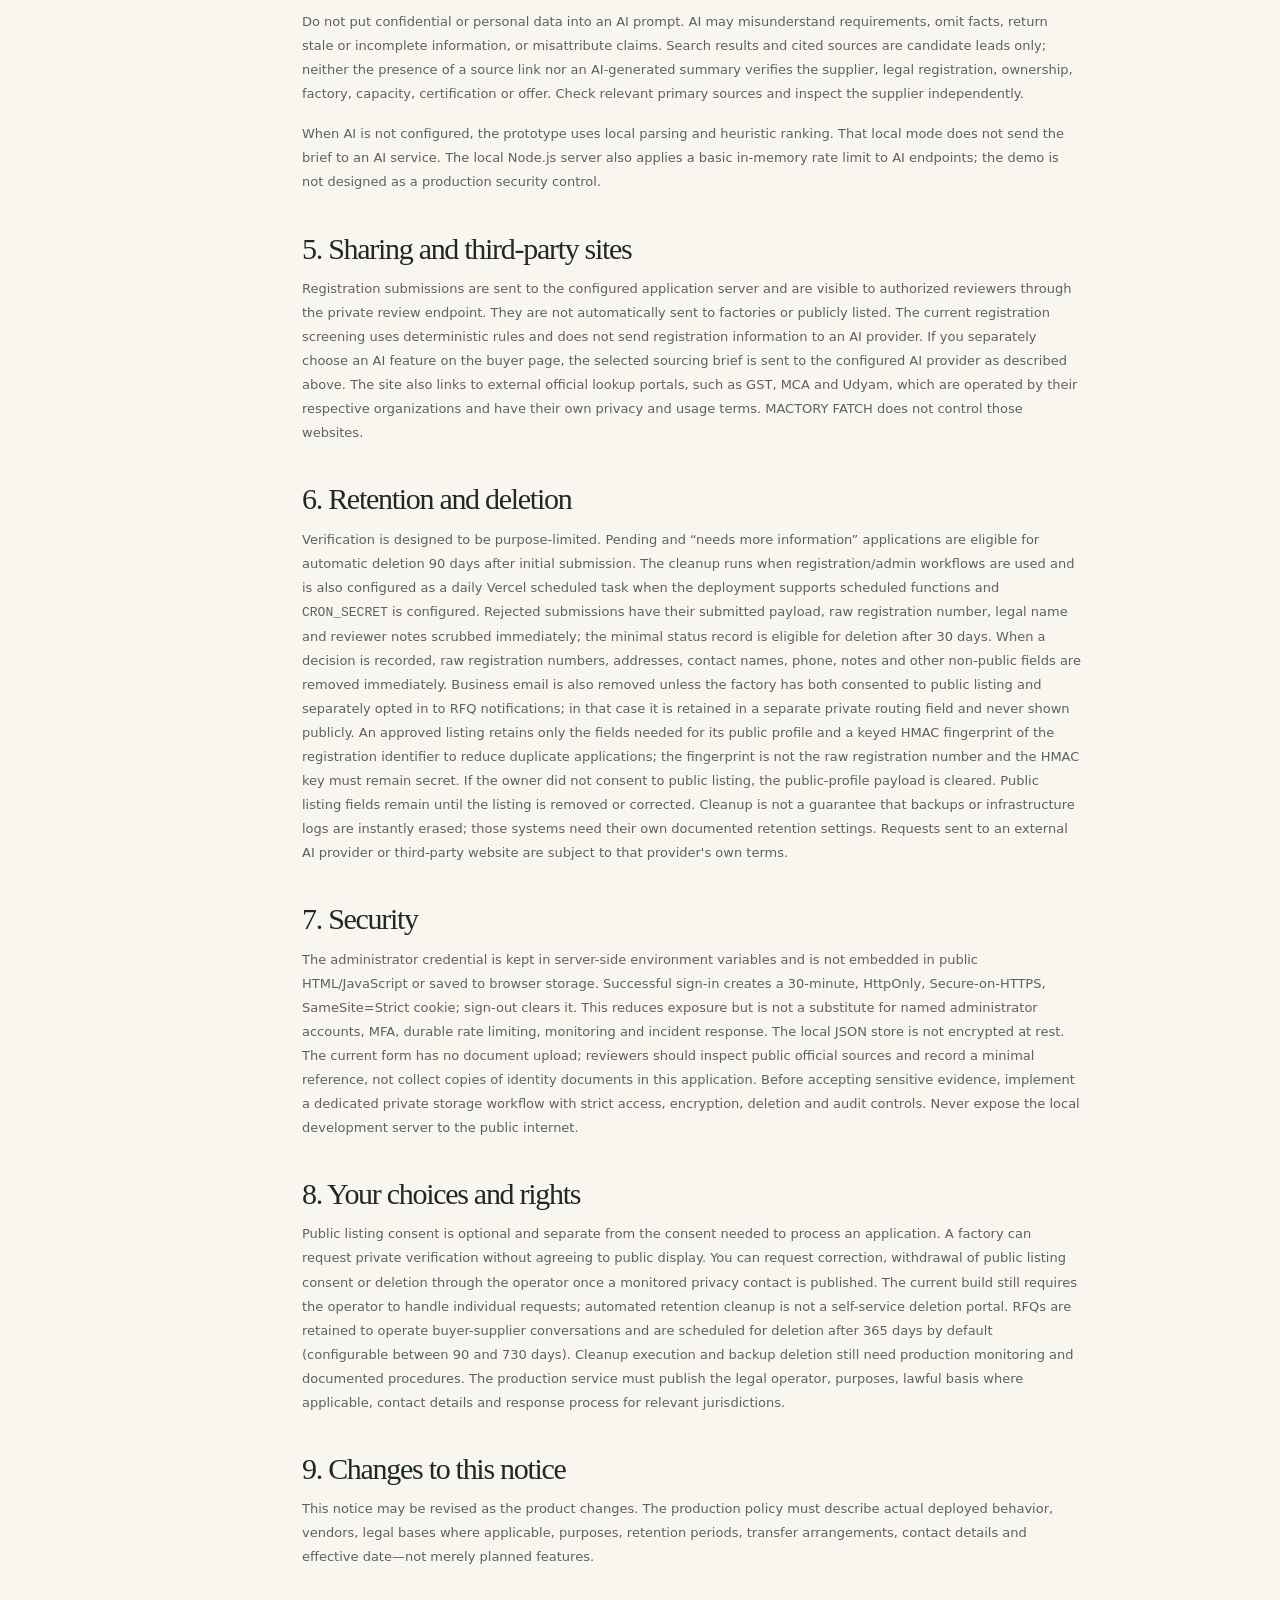
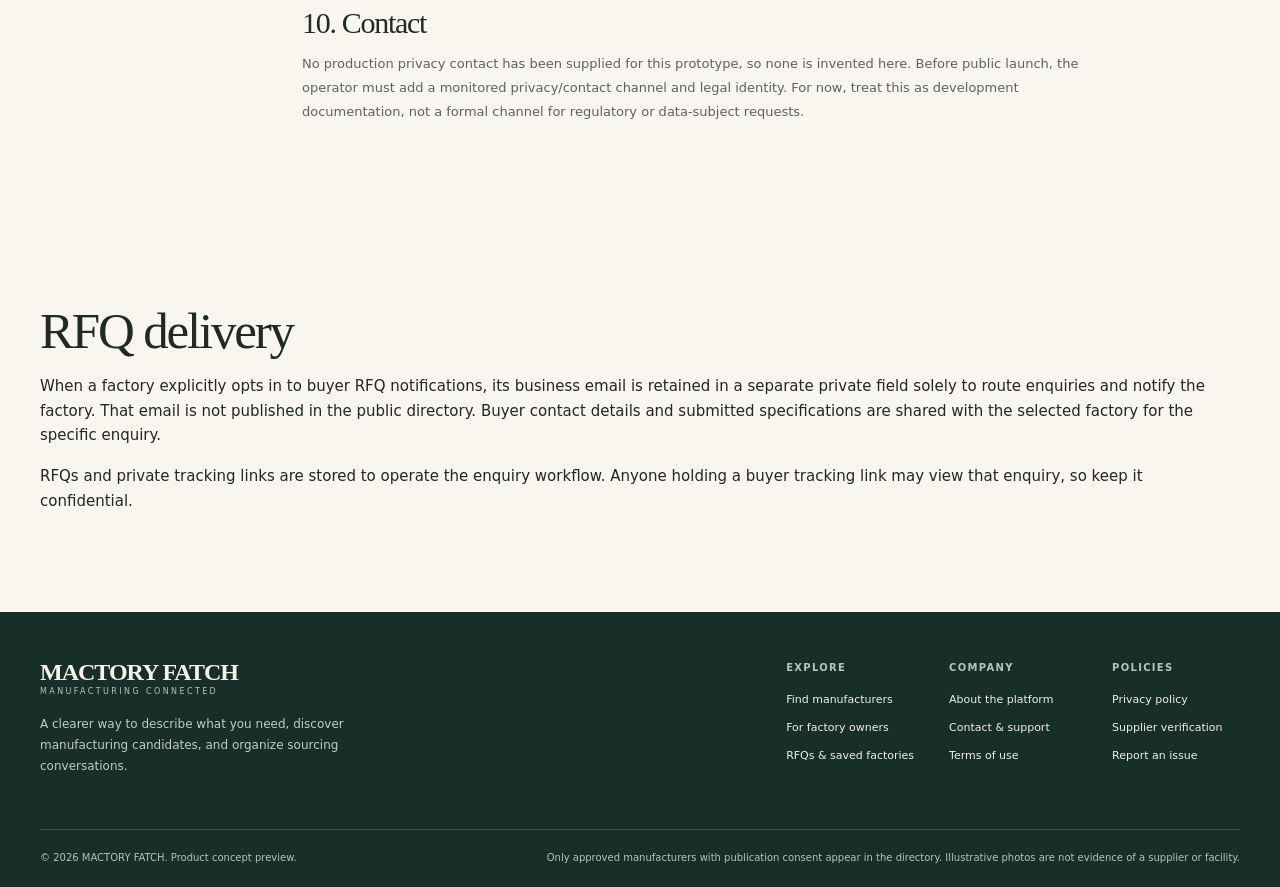
<file: privacy.html>
<!doctype html><html lang="en"><head><meta charset="utf-8"><meta name="viewport" content="width=device-width,initial-scale=1"><meta name="theme-color" content="#18372f"><meta name="description" content="Privacy and data handling details for the MACTORY FATCH prototype."><link rel="icon" href="assets/favicon.svg" type="image/svg+xml"><link rel="stylesheet" href="assets/site.css"><title>Privacy policy | MACTORY FATCH</title><link rel="canonical" href="https://mactoryfatch.com/privacy.html"><meta property="og:url" content="https://mactoryfatch.com/privacy.html"><meta property="og:site_name" content="MACTORY FATCH"><meta property="og:type" content="website"><meta property="og:title" content="Privacy policy | MACTORY FATCH"><meta property="og:description" content="Privacy and data handling details for the MACTORY FATCH prototype."></head><body data-page=""><header class="site-header"><div class="container nav-wrap"><a class="brand" href="index.html" aria-label="MACTORY FATCH home"><span class="brand-name">MACTORY FATCH</span><span class="brand-tag">Manufacturing connected</span></a><nav class="nav-links" aria-label="Main navigation"><a href="index.html">Home</a><a href="/customer">For buyers</a><a href="/factoryowner">For factories</a><a href="workspace.html">Workspace</a><a href="/categories">Categories</a></nav><div class="nav-actions"><a class="button button-quiet workspace-link" href="workspace.html">My workspace</a><a class="button button-primary" href="buyers.html">Find a factory ↗</a></div><button class="menu-toggle" id="menuToggle" aria-label="Open navigation" aria-expanded="false">☰</button></div><nav class="mobile-menu" id="mobileMenu" aria-label="Mobile navigation"><a href="index.html">Home</a><a href="/customer">For buyers</a><a href="/factoryowner">For factories</a><a href="workspace.html">Workspace</a><a class="button button-primary" href="buyers.html">Find a factory ↗</a></nav></header><main><section class="page-hero"><div class="container"><div class="breadcrumb"><a href="index.html">Home</a> / Privacy policy</div><p class="eyebrow">Privacy & data</p><h1>Privacy policy for the MACTORY FATCH prototype.</h1><p class="lead">This notice describes the prototype review workflow, where submissions are stored, and the limits that remain before a public production launch.</p><p class="policy-updated">Last updated: 26 October 2026 · Prototype policy, not legal advice</p></div></section><section class="section"><div class="container content-layout"><nav class="side-nav" aria-label="Policy sections"><a href="#operator">Operator</a><a href="#collect">Information</a><a href="#storage">Storage</a><a href="#ai">AI and research</a><a href="#sharing">Sharing</a><a href="#retention">Retention and deletion</a><a href="#security">Security</a><a href="#rights">Your choices</a><a href="#changes">Changes</a><a href="#contact">Contact</a></nav><article class="prose"><div class="notice"><strong>Important limitation.</strong> The current form collects text fields only; it does not upload identity documents or certificates. Do not send identity documents, bank details, trade secrets or confidential drawings through this prototype. Admin access uses a server-side secret exchanged for a short-lived HttpOnly session cookie, but this is still a small-team control rather than individual named accounts with MFA. The legal operator and monitored privacy contact must be added before public launch.</div><h2 id="operator">1. Who operates this prototype?</h2><p>This is a product concept and local demonstration of a manufacturing-sourcing interface named MACTORY FATCH. A production operator's full legal name, postal address, privacy contact and jurisdiction-specific details must be added before public launch. No address, company registration or contact details are invented here.</p><h2 id="collect">2. Information the prototype may ask you to enter</h2><p>Depending on the page, the interface can ask for a manufacturing brief, product and material requirements, quantity, budget, delivery target, notes, saved factories, RFQ status, or proposed factory-owner details such as legal name, entity type, registration identifiers, business contact details, city/state, processes and certifications. These are fields the interface offers; the demo does not require you to supply real values for a fictional walkthrough.</p><p>Do not enter identity documents, bank details, passwords, trade secrets, sensitive drawings, personal data about other people, or registration identifiers belonging to real businesses unless and until a properly secured production service and reviewed privacy notice are in place.</p><h2 id="storage">3. Where information is stored</h2><p>Older RFQ drafts, saved profile IDs and some workspace preferences remain in the browser's <code>localStorage</code>; those are browser-local convenience data, not a secure cloud workspace. Submitted RFQs and supplier responses are stored in the private Supabase RFQ table when production is configured. Factory registration text is stored in the local <code>data/registrations.json</code> file during local development, or in the private Supabase table when the production environment is configured. The local JSON file is not encrypted at rest, so local development data must be fictional or non-sensitive and the local server must not be exposed publicly. In production, the Supabase service-role key must exist only in server-side environment variables; row-level security is enabled with no public policies. No file-upload control exists in this build, so documents are not collected by the form.</p><h2 id="ai">4. Optional AI processing and web research</h2><p>The buyer page may provide optional AI-assisted brief extraction and supplier research when the Node.js server is running and an API key is configured by the operator. The user must opt in before sending a brief to the AI function. If enabled, the text of the brief is sent from the server to the configured AI provider. Supplier research may use a web-search tool and return links to third-party sources. These API requests may incur usage charges for the operator.</p><p>Do not put confidential or personal data into an AI prompt. AI may misunderstand requirements, omit facts, return stale or incomplete information, or misattribute claims. Search results and cited sources are candidate leads only; neither the presence of a source link nor an AI-generated summary verifies the supplier, legal registration, ownership, factory, capacity, certification or offer. Check relevant primary sources and inspect the supplier independently.</p><p>When AI is not configured, the prototype uses local parsing and heuristic ranking. That local mode does not send the brief to an AI service. The local Node.js server also applies a basic in-memory rate limit to AI endpoints; the demo is not designed as a production security control.</p><h2 id="sharing">5. Sharing and third-party sites</h2><p>Registration submissions are sent to the configured application server and are visible to authorized reviewers through the private review endpoint. They are not automatically sent to factories or publicly listed. The current registration screening uses deterministic rules and does not send registration information to an AI provider. If you separately choose an AI feature on the buyer page, the selected sourcing brief is sent to the configured AI provider as described above. The site also links to external official lookup portals, such as GST, MCA and Udyam, which are operated by their respective organizations and have their own privacy and usage terms. MACTORY FATCH does not control those websites.</p><h2 id="retention">6. Retention and deletion</h2><p>Verification is designed to be purpose-limited. Pending and “needs more information” applications are eligible for automatic deletion 90 days after initial submission. The cleanup runs when registration/admin workflows are used and is also configured as a daily Vercel scheduled task when the deployment supports scheduled functions and <code>CRON_SECRET</code> is configured. Rejected submissions have their submitted payload, raw registration number, legal name and reviewer notes scrubbed immediately; the minimal status record is eligible for deletion after 30 days. When a decision is recorded, raw registration numbers, addresses, contact names, phone, notes and other non-public fields are removed immediately. Business email is also removed unless the factory has both consented to public listing and separately opted in to RFQ notifications; in that case it is retained in a separate private routing field and never shown publicly. An approved listing retains only the fields needed for its public profile and a keyed HMAC fingerprint of the registration identifier to reduce duplicate applications; the fingerprint is not the raw registration number and the HMAC key must remain secret. If the owner did not consent to public listing, the public-profile payload is cleared. Public listing fields remain until the listing is removed or corrected. Cleanup is not a guarantee that backups or infrastructure logs are instantly erased; those systems need their own documented retention settings. Requests sent to an external AI provider or third-party website are subject to that provider's own terms.</p><h2 id="security">7. Security</h2><p>The administrator credential is kept in server-side environment variables and is not embedded in public HTML/JavaScript or saved to browser storage. Successful sign-in creates a 30-minute, HttpOnly, Secure-on-HTTPS, SameSite=Strict cookie; sign-out clears it. This reduces exposure but is not a substitute for named administrator accounts, MFA, durable rate limiting, monitoring and incident response. The local JSON store is not encrypted at rest. The current form has no document upload; reviewers should inspect public official sources and record a minimal reference, not collect copies of identity documents in this application. Before accepting sensitive evidence, implement a dedicated private storage workflow with strict access, encryption, deletion and audit controls. Never expose the local development server to the public internet.</p><h2 id="rights">8. Your choices and rights</h2><p>Public listing consent is optional and separate from the consent needed to process an application. A factory can request private verification without agreeing to public display. You can request correction, withdrawal of public listing consent or deletion through the operator once a monitored privacy contact is published. The current build still requires the operator to handle individual requests; automated retention cleanup is not a self-service deletion portal. RFQs are retained to operate buyer-supplier conversations and are scheduled for deletion after 365 days by default (configurable between 90 and 730 days). Cleanup execution and backup deletion still need production monitoring and documented procedures. The production service must publish the legal operator, purposes, lawful basis where applicable, contact details and response process for relevant jurisdictions.</p><h2 id="changes">9. Changes to this notice</h2><p>This notice may be revised as the product changes. The production policy must describe actual deployed behavior, vendors, legal bases where applicable, purposes, retention periods, transfer arrangements, contact details and effective date—not merely planned features.</p><h2 id="contact">10. Contact</h2><p>No production privacy contact has been supplied for this prototype, so none is invented here. Before public launch, the operator must add a monitored privacy/contact channel and legal identity. For now, treat this as development documentation, not a formal channel for regulatory or data-subject requests.</p></article></div></section><section class="section"><div class="container"><h2>RFQ delivery</h2><p>When a factory explicitly opts in to buyer RFQ notifications, its business email is retained in a separate private field solely to route enquiries and notify the factory. That email is not published in the public directory. Buyer contact details and submitted specifications are shared with the selected factory for the specific enquiry.</p><p>RFQs and private tracking links are stored to operate the enquiry workflow. Anyone holding a buyer tracking link may view that enquiry, so keep it confidential.</p></div></section></main><footer class="site-footer"><div class="container"><div class="footer-top"><div class="footer-brand"><a class="brand" href="index.html"><span class="brand-name">MACTORY FATCH</span><span class="brand-tag">Manufacturing connected</span></a><p class="footer-description">A clearer way to describe what you need, discover manufacturing candidates, and organize sourcing conversations.</p></div><div class="footer-links"><div class="footer-col"><strong>Explore</strong><a href="buyers.html">Find manufacturers</a><a href="manufacturers.html">For factory owners</a><a href="workspace.html">RFQs & saved factories</a></div><div class="footer-col"><strong>Company</strong><a href="about.html">About the platform</a><a href="contact.html">Contact & support</a><a href="terms.html">Terms of use</a></div><div class="footer-col"><strong>Policies</strong><a href="privacy.html">Privacy policy</a><a href="manufacturers.html#verification">Supplier verification</a><a href="contact.html#report">Report an issue</a></div></div></div><div class="footer-bottom"><span>© <span data-year></span> MACTORY FATCH. Product concept preview.</span><span>Only approved manufacturers with publication consent appear in the directory. Illustrative photos are not evidence of a supplier or facility.</span></div></div></footer><div class="toast" id="toast" role="status" aria-live="polite"></div><script src="assets/app.js" defer></script></body></html>
</file>
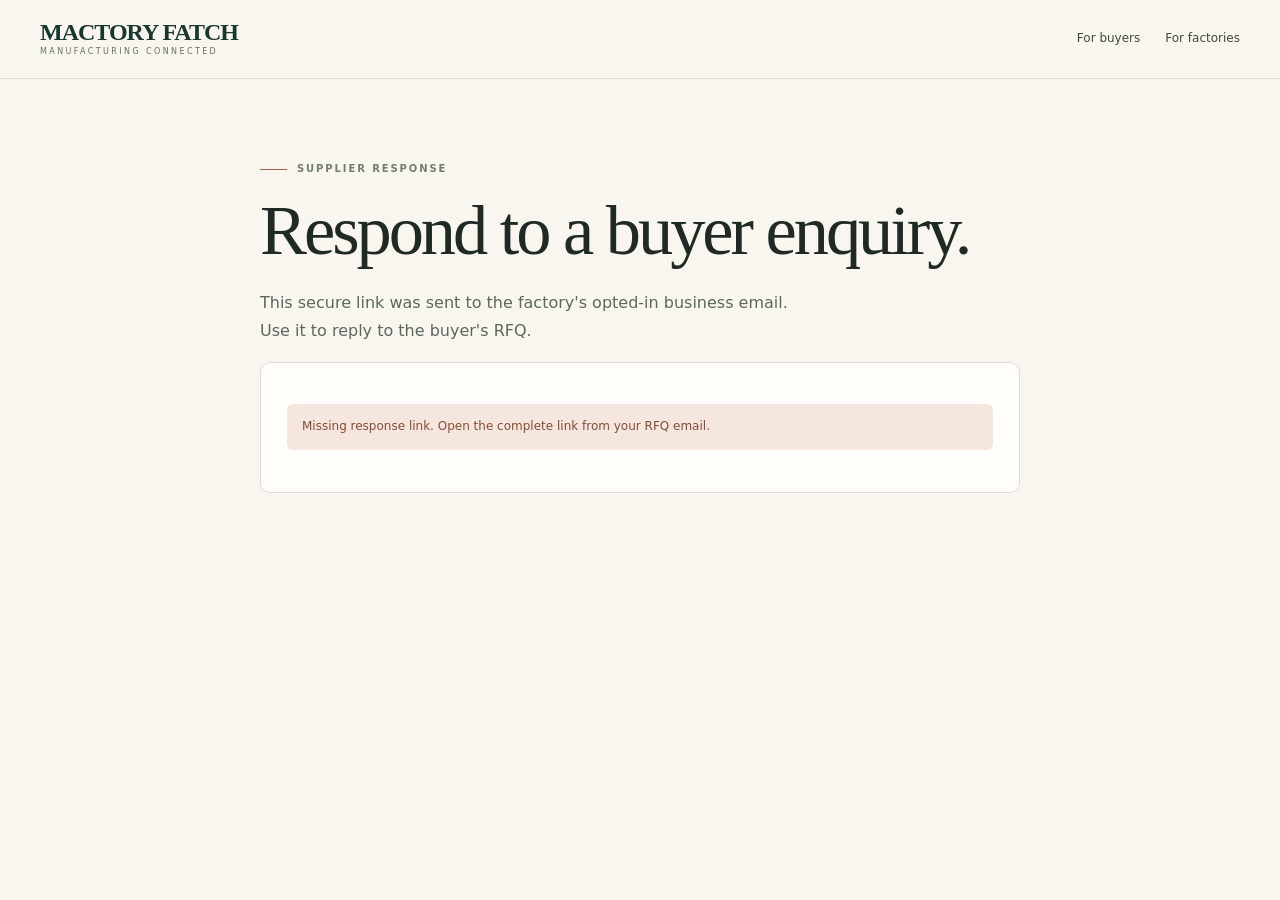
<file: respond.html>
<!doctype html><html lang="en"><head><meta charset="utf-8"><meta name="viewport" content="width=device-width,initial-scale=1"><meta name="robots" content="noindex,nofollow"><meta name="theme-color" content="#18372f"><link rel="stylesheet" href="assets/site.css"><title>Respond to RFQ | MACTORY FATCH</title></head><body><header class="site-header"><div class="container nav-wrap"><a class="brand" href="index.html"><span class="brand-name">MACTORY FATCH</span><span class="brand-tag">Manufacturing connected</span></a><nav class="nav-links"><a href="/customer">For buyers</a><a href="/factoryowner">For factories</a></nav></div></header><main class="section"><div class="container" style="max-width:760px"><p class="eyebrow">Supplier response</p><h1>Respond to a buyer enquiry.</h1><p class="lead">This secure link was sent to the factory's opted-in business email. Use it to reply to the buyer's RFQ.</p><form id="responseForm" class="panel"><div class="field"><label for="supplierResponse">Your response *</label><textarea class="control" id="supplierResponse" required minlength="10" maxlength="4000" rows="8" placeholder="Confirm whether you can meet the requirements, request missing specifications, or provide next steps. Avoid including sensitive information."></textarea></div><div class="notice">Submitting a response shares it with the buyer who submitted the RFQ. This link is single-use and expires after 14 days.</div><button class="button button-primary" type="submit">Send response to buyer →</button><div id="responseMessage" class="form-message hidden" role="status"></div></form></div></main><script>
(()=>{const q=new URLSearchParams(location.search),token=q.get('token'),form=document.querySelector('#responseForm'),msg=document.querySelector('#responseMessage'),btn=form.querySelector('button');const esc=s=>String(s||'').replace(/[&<>"']/g,c=>({'&':'&amp;','<':'&lt;','>':'&gt;','"':'&quot;',"'":'&#39;'}[c]));if(!token){form.innerHTML='<p class="form-message error">Missing response link. Open the complete link from your RFQ email.</p>';return}form.addEventListener('submit',async e=>{e.preventDefault();if(!form.reportValidity())return;btn.disabled=true;btn.textContent='Sending response…';try{const r=await fetch('/api/rfqs/respond',{method:'POST',headers:{'Content-Type':'application/json'},body:JSON.stringify({token,response:document.querySelector('#supplierResponse').value.trim()})});const d=await r.json();if(!r.ok)throw Error(d.error||'Could not submit response.');form.innerHTML=`<h2>Response recorded</h2><p>${esc(d.message)}</p><p>Reference: <strong>${esc(d.reference)}</strong></p><p>The buyer will be notified by email when delivery is configured.</p>`;}catch(e){msg.classList.remove('hidden');msg.classList.add('error');msg.textContent=e.message;btn.disabled=false;btn.textContent='Send response to buyer →';}})})();
</script></body></html>
</file>
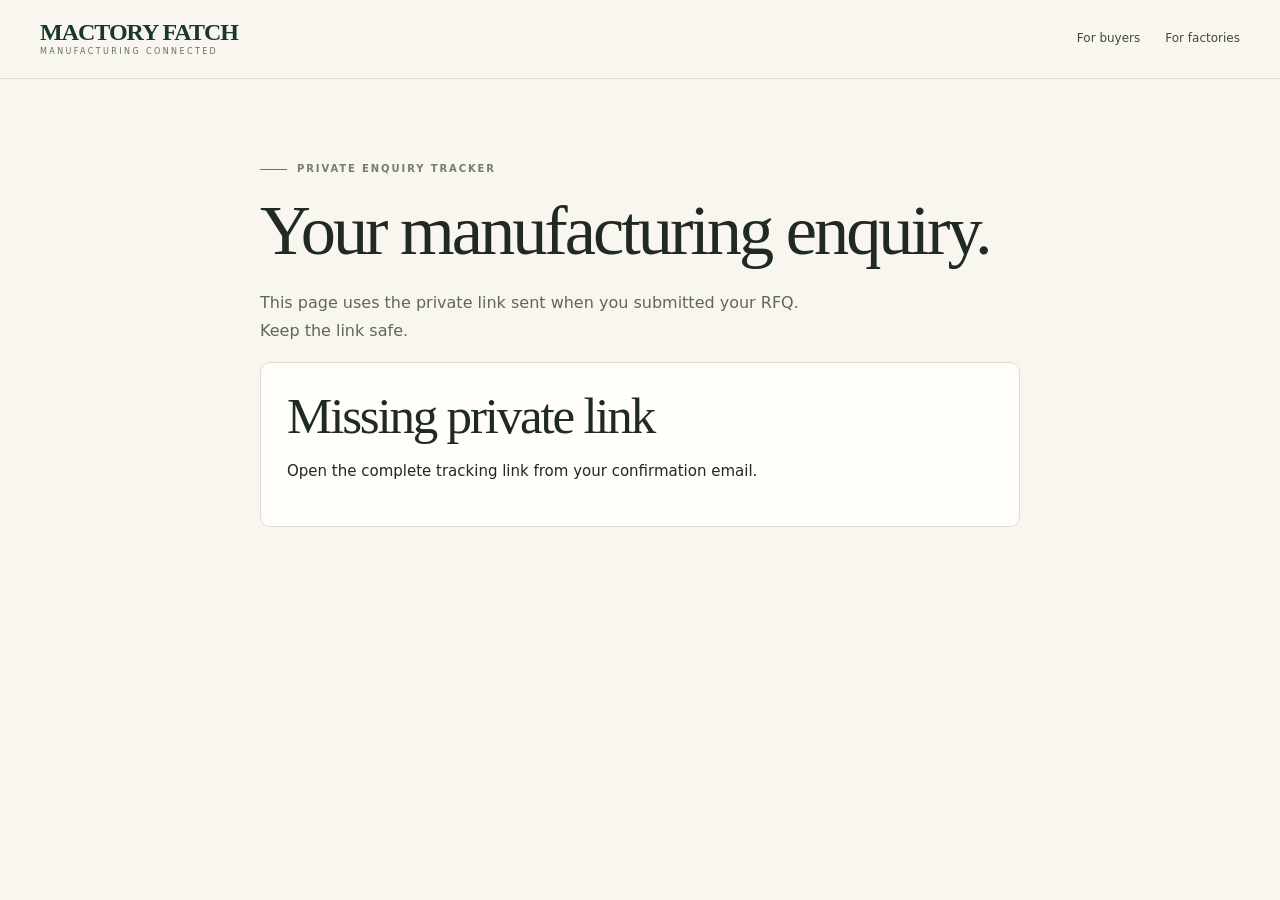
<file: rfq-status.html>
<!doctype html><html lang="en"><head><meta charset="utf-8"><meta name="viewport" content="width=device-width,initial-scale=1"><meta name="robots" content="noindex,nofollow"><meta name="theme-color" content="#18372f"><link rel="stylesheet" href="assets/site.css"><title>Track RFQ | MACTORY FATCH</title></head><body><header class="site-header"><div class="container nav-wrap"><a class="brand" href="index.html"><span class="brand-name">MACTORY FATCH</span><span class="brand-tag">Manufacturing connected</span></a><nav class="nav-links"><a href="/customer">For buyers</a><a href="/factoryowner">For factories</a></nav></div></header><main class="section"><div class="container" style="max-width:760px"><p class="eyebrow">Private enquiry tracker</p><h1>Your manufacturing enquiry.</h1><p class="lead">This page uses the private link sent when you submitted your RFQ. Keep the link safe.</p><div id="statusPanel" class="panel" aria-live="polite"><p>Loading enquiry…</p></div></div></main><script>
(()=>{const token=new URLSearchParams(location.hash.slice(1)).get('token'),panel=document.querySelector('#statusPanel'),esc=s=>String(s??'').replace(/[&<>"']/g,c=>({'&':'&amp;','<':'&lt;','>':'&gt;','"':'&quot;',"'":'&#39;'}[c]));if(!token){panel.innerHTML='<h2>Missing private link</h2><p>Open the complete tracking link from your confirmation email.</p>';return}fetch('/api/rfqs/status',{method:'POST',headers:{'Content-Type':'application/json'},cache:'no-store',body:JSON.stringify({token})}).then(async r=>{const d=await r.json();if(!r.ok)throw Error(d.error||'Could not load enquiry.');panel.innerHTML=`<div class="badges"><span class="pill">${esc(d.status.replaceAll('_',' '))}</span><span class="pill">${esc(d.reference)}</span></div><h2>${esc(d.product)}</h2><p><strong>Quantity:</strong> ${Number(d.quantity).toLocaleString()}<br><strong>Material:</strong> ${esc(d.material)}<br><strong>Submitted:</strong> ${esc(new Date(d.createdAt).toLocaleString())}</p><div class="notice">Status reflects the latest information saved by MACTORY FATCH. An email notification may take additional time.</div><h3>Supplier response</h3>${d.response?`<div class="output-box">${esc(d.response).replace(/\n/g,'<br>')}</div><p class="field-help">Response received ${esc(d.respondedAt?new Date(d.respondedAt).toLocaleString():'')}</p>`:'<p>The factory has not responded yet. Check this page again later.</p>'}<button class="button button-outline" id="refreshStatus" type="button">Refresh status ↻</button>`;document.querySelector('#refreshStatus').addEventListener('click',()=>location.reload());}).catch(e=>{panel.innerHTML=`<h2>Unable to load enquiry</h2><p>${esc(e.message)}</p>`;});})();
</script></body></html>
</file>
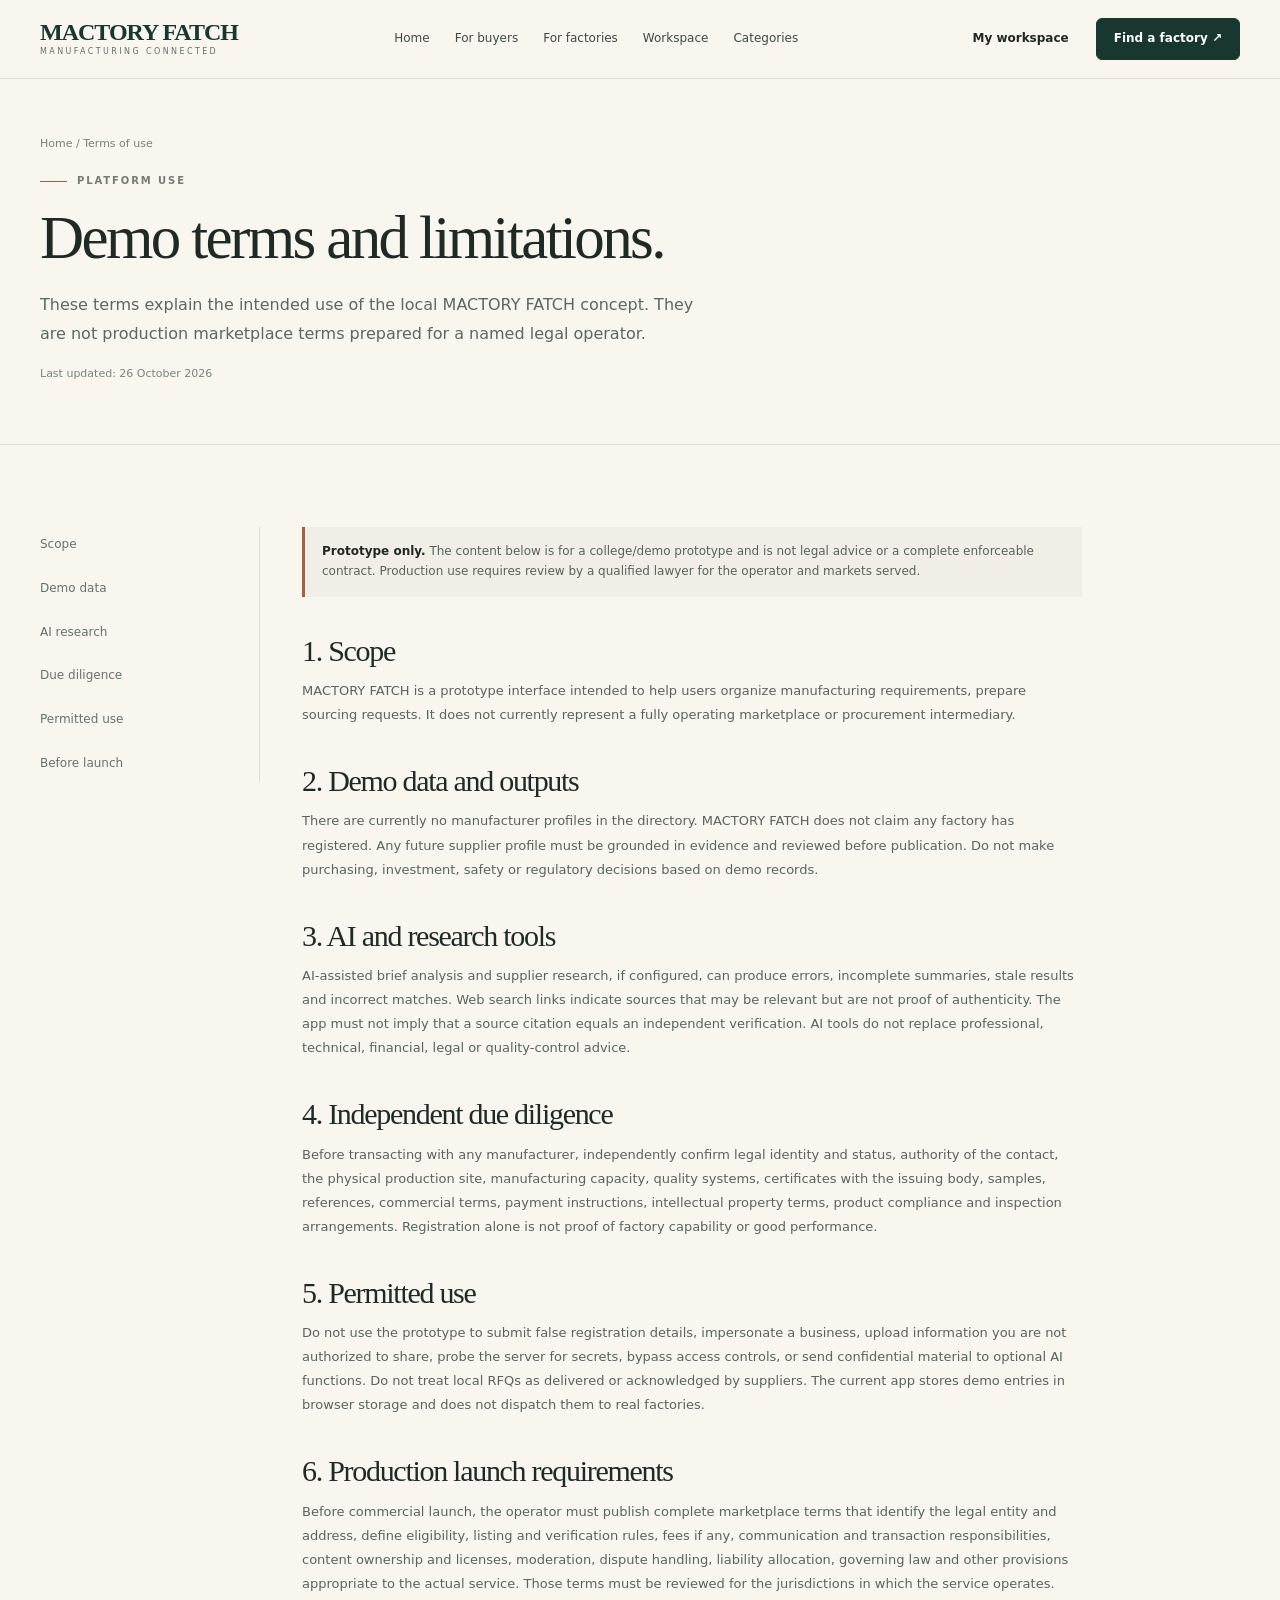
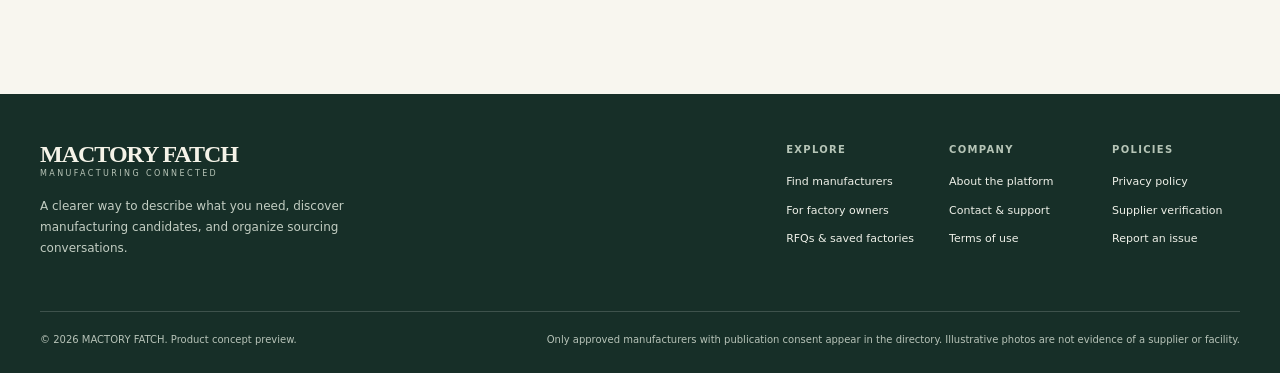
<file: terms.html>
<!doctype html><html lang="en"><head><meta charset="utf-8"><meta name="viewport" content="width=device-width,initial-scale=1"><meta name="theme-color" content="#18372f"><meta name="description" content="Terms and limitations for the MACTORY FATCH local prototype."><link rel="icon" href="assets/favicon.svg" type="image/svg+xml"><link rel="stylesheet" href="assets/site.css"><title>Terms of use | MACTORY FATCH</title><link rel="canonical" href="https://mactoryfatch.com/terms.html"><meta property="og:url" content="https://mactoryfatch.com/terms.html"><meta property="og:site_name" content="MACTORY FATCH"><meta property="og:type" content="website"><meta property="og:title" content="Terms of use | MACTORY FATCH"><meta property="og:description" content="Terms and limitations for the MACTORY FATCH local prototype."></head><body data-page=""><header class="site-header"><div class="container nav-wrap"><a class="brand" href="index.html" aria-label="MACTORY FATCH home"><span class="brand-name">MACTORY FATCH</span><span class="brand-tag">Manufacturing connected</span></a><nav class="nav-links" aria-label="Main navigation"><a href="index.html">Home</a><a href="/customer">For buyers</a><a href="/factoryowner">For factories</a><a href="workspace.html">Workspace</a><a href="/categories">Categories</a></nav><div class="nav-actions"><a class="button button-quiet workspace-link" href="workspace.html">My workspace</a><a class="button button-primary" href="buyers.html">Find a factory ↗</a></div><button class="menu-toggle" id="menuToggle" aria-label="Open navigation" aria-expanded="false">☰</button></div><nav class="mobile-menu" id="mobileMenu" aria-label="Mobile navigation"><a href="index.html">Home</a><a href="/customer">For buyers</a><a href="/factoryowner">For factories</a><a href="workspace.html">Workspace</a><a class="button button-primary" href="buyers.html">Find a factory ↗</a></nav></header><main><section class="page-hero"><div class="container"><div class="breadcrumb"><a href="index.html">Home</a> / Terms of use</div><p class="eyebrow">Platform use</p><h1>Demo terms and limitations.</h1><p class="lead">These terms explain the intended use of the local MACTORY FATCH concept. They are not production marketplace terms prepared for a named legal operator.</p><p class="policy-updated">Last updated: 26 October 2026</p></div></section><section class="section"><div class="container content-layout"><nav class="side-nav" aria-label="Terms navigation"><a href="#scope">Scope</a><a href="#demo">Demo data</a><a href="#ai-terms">AI research</a><a href="#due-diligence">Due diligence</a><a href="#conduct">Permitted use</a><a href="#production">Before launch</a></nav><article class="prose"><div class="notice"><strong>Prototype only.</strong> The content below is for a college/demo prototype and is not legal advice or a complete enforceable contract. Production use requires review by a qualified lawyer for the operator and markets served.</div><h2 id="scope">1. Scope</h2><p>MACTORY FATCH is a prototype interface intended to help users organize manufacturing requirements, prepare sourcing requests. It does not currently represent a fully operating marketplace or procurement intermediary.</p><h2 id="demo">2. Demo data and outputs</h2><p>There are currently no manufacturer profiles in the directory. MACTORY FATCH does not claim any factory has registered. Any future supplier profile must be grounded in evidence and reviewed before publication. Do not make purchasing, investment, safety or regulatory decisions based on demo records.</p><h2 id="ai-terms">3. AI and research tools</h2><p>AI-assisted brief analysis and supplier research, if configured, can produce errors, incomplete summaries, stale results and incorrect matches. Web search links indicate sources that may be relevant but are not proof of authenticity. The app must not imply that a source citation equals an independent verification. AI tools do not replace professional, technical, financial, legal or quality-control advice.</p><h2 id="due-diligence">4. Independent due diligence</h2><p>Before transacting with any manufacturer, independently confirm legal identity and status, authority of the contact, the physical production site, manufacturing capacity, quality systems, certificates with the issuing body, samples, references, commercial terms, payment instructions, intellectual property terms, product compliance and inspection arrangements. Registration alone is not proof of factory capability or good performance.</p><h2 id="conduct">5. Permitted use</h2><p>Do not use the prototype to submit false registration details, impersonate a business, upload information you are not authorized to share, probe the server for secrets, bypass access controls, or send confidential material to optional AI functions. Do not treat local RFQs as delivered or acknowledged by suppliers. The current app stores demo entries in browser storage and does not dispatch them to real factories.</p><h2 id="production">6. Production launch requirements</h2><p>Before commercial launch, the operator must publish complete marketplace terms that identify the legal entity and address, define eligibility, listing and verification rules, fees if any, communication and transaction responsibilities, content ownership and licenses, moderation, dispute handling, liability allocation, governing law and other provisions appropriate to the actual service. Those terms must be reviewed for the jurisdictions in which the service operates.</p></article></div></section></main><footer class="site-footer"><div class="container"><div class="footer-top"><div class="footer-brand"><a class="brand" href="index.html"><span class="brand-name">MACTORY FATCH</span><span class="brand-tag">Manufacturing connected</span></a><p class="footer-description">A clearer way to describe what you need, discover manufacturing candidates, and organize sourcing conversations.</p></div><div class="footer-links"><div class="footer-col"><strong>Explore</strong><a href="buyers.html">Find manufacturers</a><a href="manufacturers.html">For factory owners</a><a href="workspace.html">RFQs & saved factories</a></div><div class="footer-col"><strong>Company</strong><a href="about.html">About the platform</a><a href="contact.html">Contact & support</a><a href="terms.html">Terms of use</a></div><div class="footer-col"><strong>Policies</strong><a href="privacy.html">Privacy policy</a><a href="manufacturers.html#verification">Supplier verification</a><a href="contact.html#report">Report an issue</a></div></div></div><div class="footer-bottom"><span>© <span data-year></span> MACTORY FATCH. Product concept preview.</span><span>Only approved manufacturers with publication consent appear in the directory. Illustrative photos are not evidence of a supplier or facility.</span></div></div></footer><div class="toast" id="toast" role="status" aria-live="polite"></div><script src="assets/app.js" defer></script></body></html>
</file>
<file: assets/site.css>
/* MACTORY FATCH — Industrial Heritage system */
:root{--forest:#18372f;--forest2:#294c40;--sage:#e2e9df;--ink:#202822;--muted:#687168;--paper:#f8f6ef;--paper2:#efede4;--white:#fffefa;--line:#deddd3;--rust:#a85e43;--sand:#e7dfd0;--shadow:0 18px 48px rgba(23,38,30,.08);--max:1200px;--radius:10px}
*{box-sizing:border-box}html{scroll-behavior:smooth;scroll-padding-top:105px}body{margin:0;background:var(--paper);color:var(--ink);font:15px/1.65 Inter,ui-sans-serif,system-ui,-apple-system,BlinkMacSystemFont,"Segoe UI",sans-serif;-webkit-font-smoothing:antialiased}img{display:block;max-width:100%}a{color:inherit;text-decoration:none}button,input,select,textarea{font:inherit}button,a{-webkit-tap-highlight-color:transparent}button{cursor:pointer} :focus-visible{outline:3px solid #b77559;outline-offset:3px}.container{width:min(var(--max),calc(100% - 48px));margin-inline:auto}.site-header{position:sticky;top:0;z-index:50;background:rgba(248,246,239,.96);border-bottom:1px solid rgba(222,221,211,.9);backdrop-filter:blur(12px)}.nav-wrap{height:78px;display:flex;align-items:center;justify-content:space-between;gap:25px}.brand{display:inline-flex;flex-direction:column;gap:1px;min-width:max-content}.brand-name{font-family:Rockwell,Georgia,"Times New Roman",serif;font-size:24px;font-weight:900;letter-spacing:-1px;line-height:1;color:var(--forest)}.brand-tag{font-size:8px;letter-spacing:.3em;text-transform:uppercase;color:#647065}.nav-links{display:flex;align-items:center;gap:25px;font-size:12px;color:#3e4a41}.nav-links a{padding:9px 0;border-bottom:1px solid transparent}.nav-links a:hover,.nav-links a[aria-current="page"]{color:var(--forest);border-color:var(--rust)}.nav-actions{display:flex;align-items:center;gap:9px}.button{display:inline-flex;justify-content:center;align-items:center;gap:9px;border:1px solid transparent;border-radius:6px;padding:12px 17px;font-size:12px;line-height:1.3;font-weight:720;white-space:normal;text-align:center;transition:transform .16s,background .16s,border-color .16s}.button:hover{transform:translateY(-1px)}.button-primary{background:var(--forest);color:white;border-color:var(--forest)}.button-primary:hover{background:var(--forest2)}.button-outline{background:transparent;color:var(--forest);border-color:#c8cec3}.button-outline:hover{background:#e9ede5}.button-quiet{background:transparent;color:var(--ink)}.button-quiet:hover{background:var(--paper2)}.button-sm{padding:9px 12px;font-size:11px}.button-full{width:100%}.menu-toggle{display:none;width:42px;height:42px;background:transparent;border:1px solid var(--line);border-radius:6px;color:var(--forest)}.mobile-menu{display:none}.hero{padding:64px 0 60px}.hero-grid{display:grid;grid-template-columns:.93fr 1.07fr;gap:58px;align-items:center}.eyebrow,.section-kicker{display:flex;align-items:center;gap:10px;font-size:10px;font-weight:780;letter-spacing:.19em;text-transform:uppercase;color:#737d72;margin:0 0 17px}.eyebrow:before{content:"";width:27px;height:1px;background:var(--rust)}h1,h2,h3,h4,p{margin-top:0}h1,h2,.serif{font-family:Georgia,"Times New Roman",serif;font-weight:500;letter-spacing:-.043em}h1{font-size:clamp(43px,5.5vw,72px);line-height:1.01;color:#202a24;margin:0 0 23px}h1 em{font-style:normal;color:var(--forest)}h2{font-size:clamp(33px,4vw,51px);line-height:1.08;color:#202a24;margin:0 0 15px}h3{line-height:1.25}p{margin-bottom:16px}.lead{font-size:16px;color:#5c675e;line-height:1.8;max-width:540px}.hero-actions{display:flex;flex-wrap:wrap;align-items:center;gap:12px;margin:25px 0 34px}.hero-photo{width:100%;height:500px;object-fit:cover;object-position:center 38%;filter:saturate(.72);border-radius:2px 72px 2px 2px;background:#ddd8cb}.hero-visual{position:relative}.photo-caption{position:absolute;bottom:22px;left:-22px;background:var(--forest);color:#f8f6ef;padding:17px 20px;max-width:235px;box-shadow:var(--shadow)}.photo-caption small{display:block;font-size:9px;letter-spacing:.15em;text-transform:uppercase;color:#c1d0c4;margin-bottom:7px}.photo-caption strong{font:400 22px/1.2 Georgia,serif}.hero-footnote{font-size:11px;color:#788177}.stats{display:flex;gap:0;border-top:1px solid var(--line);padding-top:21px;max-width:500px}.stat{padding-right:22px;flex:1}.stat+.stat{border-left:1px solid var(--line);padding-left:23px}.stat strong{display:block;font:500 23px Georgia,serif}.stat span{display:block;color:var(--muted);font-size:10px}.section{padding:82px 0}.section-tight{padding:60px 0}.section-head{display:flex;align-items:end;justify-content:space-between;gap:30px;margin-bottom:34px}.section-intro{max-width:560px;color:var(--muted);font-size:14px;line-height:1.8;margin:0}.section-kicker{margin-bottom:12px}.how-section{background:var(--paper2);border-block:1px solid var(--line)}.how-grid{display:grid;grid-template-columns:1.18fr repeat(3,1fr);gap:0}.how-intro{padding-right:32px}.how-step{border-left:1px solid #d4d4c8;padding:8px 20px 12px 25px;min-height:165px}.step-no{font:13px Georgia,serif;color:var(--rust);margin-bottom:18px}.step-icon{width:37px;height:37px;display:grid;place-items:center;border:1px solid #c8cdc2;border-radius:50%;color:var(--forest);margin-bottom:13px;font-size:16px}.how-step h3{font:500 22px Georgia,serif;letter-spacing:-.025em;margin:0 0 8px}.how-step p{max-width:190px;font-size:12px;line-height:1.7;color:var(--muted);margin:0}.card-grid{display:grid;grid-template-columns:repeat(3,minmax(0,1fr));gap:22px}.feature-card,.factory-card,.panel,.content-card{background:var(--white);border:1px solid var(--line);border-radius:var(--radius);overflow:hidden}.feature-card{padding:25px}.feature-icon{width:43px;height:43px;border-radius:50%;background:var(--sage);display:grid;place-items:center;color:var(--forest);font-size:18px;margin-bottom:19px}.feature-card h3{font:500 24px Georgia,serif;letter-spacing:-.025em;margin-bottom:9px}.feature-card p{font-size:13px;color:var(--muted);line-height:1.75;margin:0}.quote-banner{background:var(--forest);color:var(--paper);padding:64px 0}.quote-grid{display:grid;grid-template-columns:1.1fr .9fr;gap:65px;align-items:center}.quote-banner h2{color:#f8f6ef;font-size:clamp(35px,4.5vw,57px)}.quote-banner p{color:#d1d9cf;max-width:560px}.quote-side{border-left:1px solid rgba(255,255,255,.22);padding-left:32px}.quote-side blockquote{font:26px/1.4 Georgia,serif;margin:0 0 18px;color:#f2f0e6}.quote-side small{font-size:10px;text-transform:uppercase;letter-spacing:.15em;color:#b7c4b8}.page-hero{padding:56px 0 45px;border-bottom:1px solid var(--line)}.page-hero-grid{display:grid;grid-template-columns:1.1fr .9fr;align-items:center;gap:55px}.page-hero h1{font-size:clamp(40px,5vw,61px);max-width:770px}.page-hero .lead{max-width:660px}.page-side-photo{width:100%;height:280px;object-fit:cover;filter:saturate(.7);border-radius:2px 45px 2px 2px}.breadcrumb{font-size:11px;color:#798177;margin-bottom:20px}.breadcrumb a:hover{color:var(--rust)}.panel{padding:26px}.muted{color:var(--muted)}.small{font-size:11px}.pill{display:inline-flex;align-items:center;gap:6px;border-radius:50px;padding:6px 9px;background:#ecefe8;color:#47634c;font-size:10px;font-weight:740}.pill-warn{background:#f2e7dc;color:#89513a}.pill-neutral{background:#ebe9df;color:#5f675f}.divider{height:1px;background:var(--line);margin:24px 0}.field-grid{display:grid;grid-template-columns:repeat(2,minmax(0,1fr));gap:16px}.field{display:flex;flex-direction:column;gap:7px;min-width:0}.field-span{grid-column:1/-1}.field label{font-size:11px;font-weight:750;color:#4e5a51}.control{width:100%;border:1px solid #d5d5cb;background:#fffefa;border-radius:6px;min-height:45px;padding:10px 12px;color:var(--ink);outline:none}.control:focus{border-color:#708b77;box-shadow:0 0 0 3px rgba(36,75,63,.09)}textarea.control{resize:vertical;min-height:110px}select.control{padding-right:29px}.field-help{font-size:11px;line-height:1.55;color:#7a8278}.form-actions{display:flex;gap:10px;flex-wrap:wrap;align-items:center;margin-top:22px}.form-message{padding:13px 15px;border-radius:6px;background:#e6eee5;color:#294b35;font-size:12px;margin-top:15px}.form-message.error{background:#f5e6df;color:#854c32}.filter-panel{display:grid;grid-template-columns:1.5fr .8fr .8fr auto;gap:12px;padding:17px;background:#f0eee6;border:1px solid var(--line);border-radius:9px;align-items:end}.filter-panel .button{min-height:45px}.filter-row{display:flex;align-items:center;justify-content:space-between;flex-wrap:wrap;gap:12px;margin:22px 0}.results-summary{color:var(--muted);font-size:12px}.results-summary strong{color:var(--ink)}.factory-grid{display:grid;grid-template-columns:repeat(3,minmax(0,1fr));gap:21px}.factory-card{display:flex;flex-direction:column;transition:box-shadow .18s,transform .18s}.factory-card:hover{box-shadow:var(--shadow);transform:translateY(-2px)}.factory-photo-wrap{height:185px;position:relative;background:#e4e0d6;overflow:hidden}.factory-photo{width:100%;height:100%;object-fit:cover;filter:saturate(.7)}.photo-tag{position:absolute;top:12px;left:12px;background:rgba(248,246,239,.94);color:var(--forest);font-size:9px;letter-spacing:.07em;text-transform:uppercase;padding:5px 8px}.factory-body{padding:19px;display:flex;flex-direction:column;flex:1}.factory-title-row{display:flex;justify-content:space-between;align-items:start;gap:10px}.factory-title{font:500 19px/1.22 Georgia,serif;letter-spacing:-.02em;margin:0 0 5px}.factory-location{font-size:11px;color:var(--muted);margin-bottom:13px}.tag-row{display:flex;flex-wrap:wrap;gap:6px;margin:0 0 14px}.tag{font-size:10px;padding:5px 7px;background:#f0eee6;border-radius:3px;color:#566057}.factory-meta{display:grid;grid-template-columns:1fr 1fr;gap:12px;border-top:1px solid #ebe9df;padding-top:13px;margin-top:auto}.meta-label{display:block;text-transform:uppercase;font-size:9px;letter-spacing:.08em;color:#899087}.meta-value{font-size:11px;font-weight:700;color:#3c493f}.factory-actions{display:flex;justify-content:space-between;align-items:center;gap:10px;border-top:1px solid #ebe9df;padding-top:13px;margin-top:14px}.link-button{border:0;background:none;color:var(--forest);font-weight:750;font-size:12px;padding:6px 0}.link-button:hover{color:var(--rust)}.empty-state{grid-column:1/-1;padding:45px 24px;border:1px dashed #c9c9be;border-radius:9px;text-align:center;color:var(--muted)}.directory-note{font-size:11px;color:#727c73;margin-top:21px}.brief-grid{display:grid;grid-template-columns:1fr .85fr;gap:28px;align-items:start}.checkline{display:flex;align-items:flex-start;gap:9px;font-size:11px;color:var(--muted);line-height:1.6}.checkline input{margin-top:3px}.output-box{background:#f0eee6;border-radius:7px;padding:16px;margin-top:17px;font-size:12px}.output-box h3{font:500 19px Georgia,serif;margin-bottom:8px}.output-box ul{padding-left:18px;margin:8px 0}.output-box li{margin:5px 0}.source-list{display:grid;gap:10px;margin-top:10px}.source-item{padding:12px;background:var(--white);border:1px solid var(--line);border-radius:6px}.source-item a{color:var(--forest);text-decoration:underline;text-underline-offset:3px}.workspace-summary{display:grid;grid-template-columns:repeat(3,1fr);gap:14px;margin-bottom:25px}.summary-card{padding:19px;background:#f0eee6;border:1px solid var(--line);border-radius:8px}.summary-card strong{display:block;font:500 28px Georgia,serif}.summary-card span{font-size:11px;color:var(--muted)}.table-wrap{overflow:auto}.data-table{width:100%;border-collapse:collapse;min-width:640px}.data-table th,.data-table td{text-align:left;border-bottom:1px solid var(--line);padding:12px 14px;font-size:11px;vertical-align:top}.data-table th{background:#f2f0e8;text-transform:uppercase;letter-spacing:.06em;font-size:9px;color:#667166}.data-table td .control{min-height:36px;padding:6px 8px;font-size:11px}.saved-list{display:grid;grid-template-columns:repeat(3,1fr);gap:15px}.saved-card{border:1px solid var(--line);padding:18px;background:var(--white);border-radius:8px}.saved-card h3{font:500 20px Georgia,serif;margin-bottom:4px}.saved-card p{font-size:11px;color:var(--muted)}.notice{padding:15px 17px;background:#f0eee6;border-left:3px solid var(--rust);font-size:12px;color:#59635a}.notice strong{color:var(--ink)}.steps-list{counter-reset:steps;display:grid;gap:0}.steps-list li{list-style:none;counter-increment:steps;padding:18px 0 18px 54px;border-bottom:1px solid var(--line);position:relative}.steps-list li:before{content:"0" counter(steps);position:absolute;left:0;top:18px;color:var(--rust);font:17px Georgia,serif}.content-layout{display:grid;grid-template-columns:220px minmax(0,1fr);gap:42px;align-items:start}.side-nav{position:sticky;top:116px;border-right:1px solid var(--line);padding-right:20px;display:grid;gap:8px}.side-nav a{font-size:12px;color:var(--muted);padding:8px 0}.side-nav a:hover{color:var(--forest)}.prose{max-width:780px}.prose h2{font-size:30px;margin:38px 0 12px;scroll-margin-top:100px}.prose h3{font:500 21px Georgia,serif;margin:24px 0 9px}.prose p,.prose li{font-size:13px;color:#59645c;line-height:1.85}.prose ul{padding-left:22px}.prose a{color:var(--forest);text-decoration:underline;text-underline-offset:3px}.site-footer{background:#172f28;color:#f3f1e8;padding:48px 0 24px}.footer-top{display:flex;align-items:start;justify-content:space-between;gap:40px;padding-bottom:36px}.footer-brand .brand-name{color:#f5f3e8}.footer-brand .brand-tag{color:#b8c5b8}.footer-description{max-width:310px;color:#c2cdc2;font-size:12px;line-height:1.75;margin-top:16px}.footer-links{display:grid;grid-template-columns:repeat(3,minmax(110px,1fr));gap:35px}.footer-col{display:grid;align-content:start;gap:10px}.footer-col strong{font-size:10px;letter-spacing:.13em;text-transform:uppercase;color:#b6c5b7;margin-bottom:5px}.footer-col a{font-size:11px;color:#eef0e8}.footer-col a:hover{color:#d2a58f}.footer-bottom{display:flex;justify-content:space-between;gap:20px;border-top:1px solid rgba(255,255,255,.17);padding-top:20px;color:#b7c3b8;font-size:10px}.toast{position:fixed;bottom:20px;left:50%;transform:translate(-50%,16px);opacity:0;pointer-events:none;z-index:100;background:#1c332b;color:#fff;padding:12px 17px;border-radius:6px;font-size:12px;box-shadow:var(--shadow);transition:opacity .2s,transform .2s;max-width:min(520px,calc(100% - 28px))}.toast.show{opacity:1;transform:translate(-50%,0)}.image-fallback{height:100%;min-height:100px;display:grid;place-items:center;background:linear-gradient(135deg,#e6e1d4,#d8ddd2);color:var(--forest);font:500 19px Georgia,serif;text-align:center}.image-fallback span{display:block;font:9px system-ui;letter-spacing:.18em;text-transform:uppercase;margin-top:8px}.hidden{display:none!important}.badges{display:flex;gap:7px;flex-wrap:wrap}.checkbox-group{display:flex;flex-wrap:wrap;gap:9px 16px}.checkbox-group label{display:flex;gap:7px;align-items:center;font-size:12px;color:#59645c}.checkbox-group input{accent-color:var(--forest)}.page-footer-space{padding-bottom:85px}.policy-updated{font-size:11px;color:#7b847a}.hero-strip{margin-top:29px;padding:14px 17px;border:1px solid var(--line);display:flex;align-items:center;gap:12px;max-width:540px;font-size:11px;color:var(--muted)}.hero-strip b{color:var(--forest)}
@media(max-width:1050px){.nav-links{gap:15px}.nav-actions .workspace-link{display:none}.hero-grid{gap:35px}.hero-photo{height:430px}.how-grid{grid-template-columns:repeat(3,1fr);row-gap:24px}.how-intro{grid-column:1/-1;padding:0}.factory-grid{grid-template-columns:repeat(2,minmax(0,1fr))}.page-hero-grid{gap:30px}.content-layout{grid-template-columns:180px 1fr;gap:30px}}
@media(max-width:780px){.container{width:min(100% - 34px,var(--max))}.nav-wrap{height:70px}.nav-links,.nav-actions{display:none}.menu-toggle{display:grid;place-items:center}.mobile-menu{position:absolute;top:70px;left:0;right:0;background:var(--paper);border-bottom:1px solid var(--line);box-shadow:0 16px 24px rgba(0,0,0,.05);padding:16px 22px 20px}.mobile-menu.open{display:grid;gap:2px}.mobile-menu a{padding:11px 4px;font-size:13px}.mobile-menu .button{margin-top:8px}.hero{padding:43px 0 47px}.hero-grid,.page-hero-grid{grid-template-columns:1fr;gap:32px}.hero-photo{height:400px}.hero-visual{margin-left:12px}.page-side-photo{height:260px}.section{padding:65px 0}.section-head{display:block}.section-head .button{margin-top:17px}.how-grid{grid-template-columns:1fr}.how-intro{grid-column:auto;padding-bottom:14px}.how-step{display:grid;grid-template-columns:48px 1fr;border-left:0;border-top:1px solid #d4d4c8;padding:20px 0;min-height:0;column-gap:12px}.how-step .step-no{grid-row:1/4}.how-step .step-icon,.how-step h3,.how-step p{grid-column:2}.how-step .step-icon{margin-bottom:10px}.card-grid{grid-template-columns:1fr}.quote-grid{grid-template-columns:1fr;gap:28px}.quote-side{border-left:0;border-top:1px solid rgba(255,255,255,.2);padding:22px 0 0}.filter-panel{grid-template-columns:1fr 1fr}.filter-panel .field:first-child{grid-column:1/-1}.factory-grid{grid-template-columns:repeat(2,minmax(0,1fr));gap:14px}.factory-photo-wrap{height:155px}.factory-body{padding:14px}.factory-title-row{display:block}.factory-title{font-size:17px;margin-bottom:8px}.brief-grid{grid-template-columns:1fr}.workspace-summary{gap:8px}.summary-card{padding:13px}.saved-list{grid-template-columns:repeat(2,1fr)}.content-layout{grid-template-columns:1fr}.side-nav{position:static;border-right:0;border-bottom:1px solid var(--line);padding:0 0 12px;display:flex;flex-wrap:wrap;gap:8px 18px}.footer-top{display:block}.footer-links{margin-top:28px}.footer-bottom{flex-direction:column}.footer-bottom span:last-child{text-align:left}}
@media(max-width:500px){.container{width:calc(100% - 30px)}.brand-name{font-size:21px}.brand-tag{font-size:7px}.hero{padding-top:33px}.hero h1{font-size:47px}.hero-photo{height:330px;border-top-right-radius:48px}.photo-caption{left:-8px;bottom:15px;padding:13px 15px;max-width:195px}.photo-caption strong{font-size:19px}.hero-actions{gap:6px}.hero-actions .button{padding:11px 12px}.stats{padding-top:16px}.stat{padding-right:8px}.stat+.stat{padding-left:11px}.stat strong{font-size:19px}.stat span{font-size:9px}.section{padding:54px 0}.section-tight{padding:45px 0}h2{font-size:36px}.filter-panel{grid-template-columns:1fr;padding:13px}.filter-panel .field:first-child{grid-column:auto}.filter-panel .button{width:100%}.factory-grid{grid-template-columns:1fr}.factory-photo-wrap{height:205px}.factory-body{padding:18px}.factory-title-row{display:flex}.workspace-summary{grid-template-columns:1fr}.saved-list{grid-template-columns:1fr}.field-grid{grid-template-columns:1fr}.field-span{grid-column:auto}.panel{padding:18px}.form-actions .button{width:100%}.footer-links{grid-template-columns:repeat(2,minmax(0,1fr));gap:25px}.footer-bottom{gap:10px}.page-hero{padding:39px 0 33px}.page-hero h1{font-size:42px}.hero-strip{align-items:flex-start}.workspace-summary .summary-card{display:flex;align-items:center;justify-content:space-between;gap:10px}.workspace-summary .summary-card strong{font-size:24px}}
@media(prefers-reduced-motion:reduce){*,*:before,*:after{scroll-behavior:auto!important;transition:none!important;animation:none!important}}


/* Editorial industrial photography */
.photo-section{overflow:hidden}
.photo-story-grid{display:grid;grid-template-columns:1.35fr 1fr 1fr;gap:16px;align-items:stretch}
.photo-story-card{position:relative;min-width:0;min-height:270px;margin:0;overflow:hidden;background:#d8d8cc;border-radius:3px 28px 3px 3px}
.photo-story-card img{width:100%;height:100%;min-height:270px;position:absolute;inset:0;object-fit:cover;filter:saturate(.73);transition:transform .45s ease}
.photo-story-card:hover img{transform:scale(1.035)}
.photo-story-card:after{content:"";position:absolute;inset:35% 0 0;background:linear-gradient(180deg,transparent,rgba(12,28,21,.84));pointer-events:none}
.photo-story-card figcaption{position:absolute;z-index:1;left:20px;right:18px;bottom:18px;color:#fff}
.photo-story-card figcaption span{display:block;font-size:9px;letter-spacing:.17em;text-transform:uppercase;color:#d9e0d4;margin-bottom:6px}
.photo-story-card figcaption strong{display:block;font:500 23px/1.15 Georgia,serif;letter-spacing:-.025em;max-width:290px}
.photo-disclaimer{margin:12px 0 0;font-size:10px;line-height:1.65;color:#788177}
.owner-photo-grid .photo-story-card{min-height:245px}
.owner-photo-grid .photo-story-card img{min-height:245px}
.profile-photo-grid{grid-template-columns:1.35fr 1fr 1fr}
.workspace-photo-band{padding:28px 0 0}
.workspace-photo-layout{display:grid;grid-template-columns:.85fr 1.15fr;align-items:center;gap:38px;background:#eae8dd;padding:20px;border:1px solid var(--line)}
.workspace-photo-layout>img{width:100%;height:255px;object-fit:cover;filter:saturate(.72)}
.workspace-photo-layout h2{font-size:clamp(29px,3.1vw,40px);margin-bottom:10px}
.workspace-photo-layout p:not(.section-kicker){font-size:13px;color:var(--muted);max-width:500px}
.contact-side-photo{width:100%;height:220px;object-fit:cover;filter:saturate(.72);margin-bottom:10px;border-radius:2px 30px 2px 2px}
@media(max-width:780px){.photo-story-grid,.profile-photo-grid{grid-template-columns:1fr 1fr}.photo-story-card,.photo-story-card img,.owner-photo-grid .photo-story-card,.owner-photo-grid .photo-story-card img{min-height:220px}.photo-story-card-large{grid-column:1/-1}.workspace-photo-layout{grid-template-columns:1fr;gap:22px;padding:15px}.workspace-photo-layout>img{height:240px}}
@media(max-width:500px){.photo-story-grid,.profile-photo-grid{grid-template-columns:1fr}.photo-story-card-large{grid-column:auto}.photo-story-card,.photo-story-card img,.owner-photo-grid .photo-story-card,.owner-photo-grid .photo-story-card img{min-height:245px}.photo-story-card figcaption{left:16px;bottom:16px}.photo-story-card figcaption strong{font-size:21px}.workspace-photo-layout>img{height:200px}.contact-side-photo{height:190px}}

/* Explicit empty directory layout: never squeeze the no-listings state into a card column. */
.factory-grid.empty-directory{display:block;width:100%}.factory-grid.empty-directory>.empty-state{display:block;width:100%;max-width:100%;margin:0}


/* Lightweight, dependency-free motion. Content remains visible if JS is unavailable. */
.reveal-item{opacity:0;transform:translateY(9px);transition:opacity .34s ease,transform .34s ease;will-change:opacity,transform}
.reveal-item.is-visible{opacity:1;transform:translateY(0);will-change:auto}
.button,.factory-card,.photo-story-card,.summary-card,.saved-card{transition:transform .18s ease,border-color .18s ease,box-shadow .18s ease,background-color .18s ease}
.factory-card:hover,.saved-card:hover,.summary-card:hover{transform:translateY(-2px);box-shadow:0 8px 22px rgba(23,38,30,.06)}
@media(prefers-reduced-motion:reduce){.reveal-item,.button,.factory-card,.photo-story-card,.summary-card,.saved-card{transition:none!important;transform:none!important;animation:none!important;opacity:1!important;will-change:auto!important}}


/* Server-rendered directory/category/factory SEO pages */
.category-seo-grid{display:grid;grid-template-columns:repeat(3,minmax(0,1fr));gap:18px}
.category-seo-card{display:flex;flex-direction:column;gap:10px;padding:22px;border:1px solid var(--line,#dbe3df);border-radius:18px;background:var(--surface,#fff);color:inherit;text-decoration:none;transition:transform .2s ease,border-color .2s ease,box-shadow .2s ease}
.category-seo-card:hover{transform:translateY(-3px);border-color:var(--accent,#2c7661);box-shadow:0 12px 30px rgba(24,55,47,.08)}
.category-seo-name{font-weight:750;font-size:1.05rem;line-height:1.35}
.category-seo-description{color:var(--muted,#5d6a65);font-size:.92rem;line-height:1.55;flex:1}
.factory-detail-layout{display:grid;grid-template-columns:minmax(0,1.6fr) minmax(260px,1fr);gap:36px;align-items:start}
.factory-detail-list{margin:20px 0 0;border-top:1px solid var(--line,#dbe3df)}
.factory-detail-row{display:grid;grid-template-columns:minmax(150px,.8fr) minmax(0,1.2fr);gap:18px;padding:16px 0;border-bottom:1px solid var(--line,#dbe3df)}
.factory-detail-row dt{font-weight:650;color:var(--muted,#5d6a65)}
.factory-detail-row dd{margin:0;overflow-wrap:anywhere}
.factory-detail-row a{color:var(--accent,#2c7661)}
@media(max-width:900px){.category-seo-grid{grid-template-columns:repeat(2,minmax(0,1fr))}.factory-detail-layout{grid-template-columns:1fr}}
@media(max-width:600px){.category-seo-grid{grid-template-columns:1fr}.factory-detail-row{grid-template-columns:1fr;gap:5px}}

/* Universal manufacturing taxonomy picker */
.taxonomy-checkbox-grid{display:grid;grid-template-columns:repeat(2,minmax(0,1fr));gap:8px;max-height:460px;overflow:auto;padding:10px;border:1px solid var(--line,#d7ded9);border-radius:12px;background:var(--surface,#fff)}
.taxonomy-check{display:flex;align-items:flex-start;gap:9px;padding:10px;border:1px solid var(--line,#d7ded9);border-radius:9px;cursor:pointer;min-width:0}
.taxonomy-check input{margin-top:3px;flex:0 0 auto}
.taxonomy-check span{display:grid;gap:4px;min-width:0}
.taxonomy-check strong{font-size:.88rem;line-height:1.3}
.taxonomy-check small{font-size:.75rem;line-height:1.35;color:var(--muted,#5f6f67)}
@media(max-width:680px){.taxonomy-checkbox-grid{grid-template-columns:1fr;max-height:380px}}
</file>
